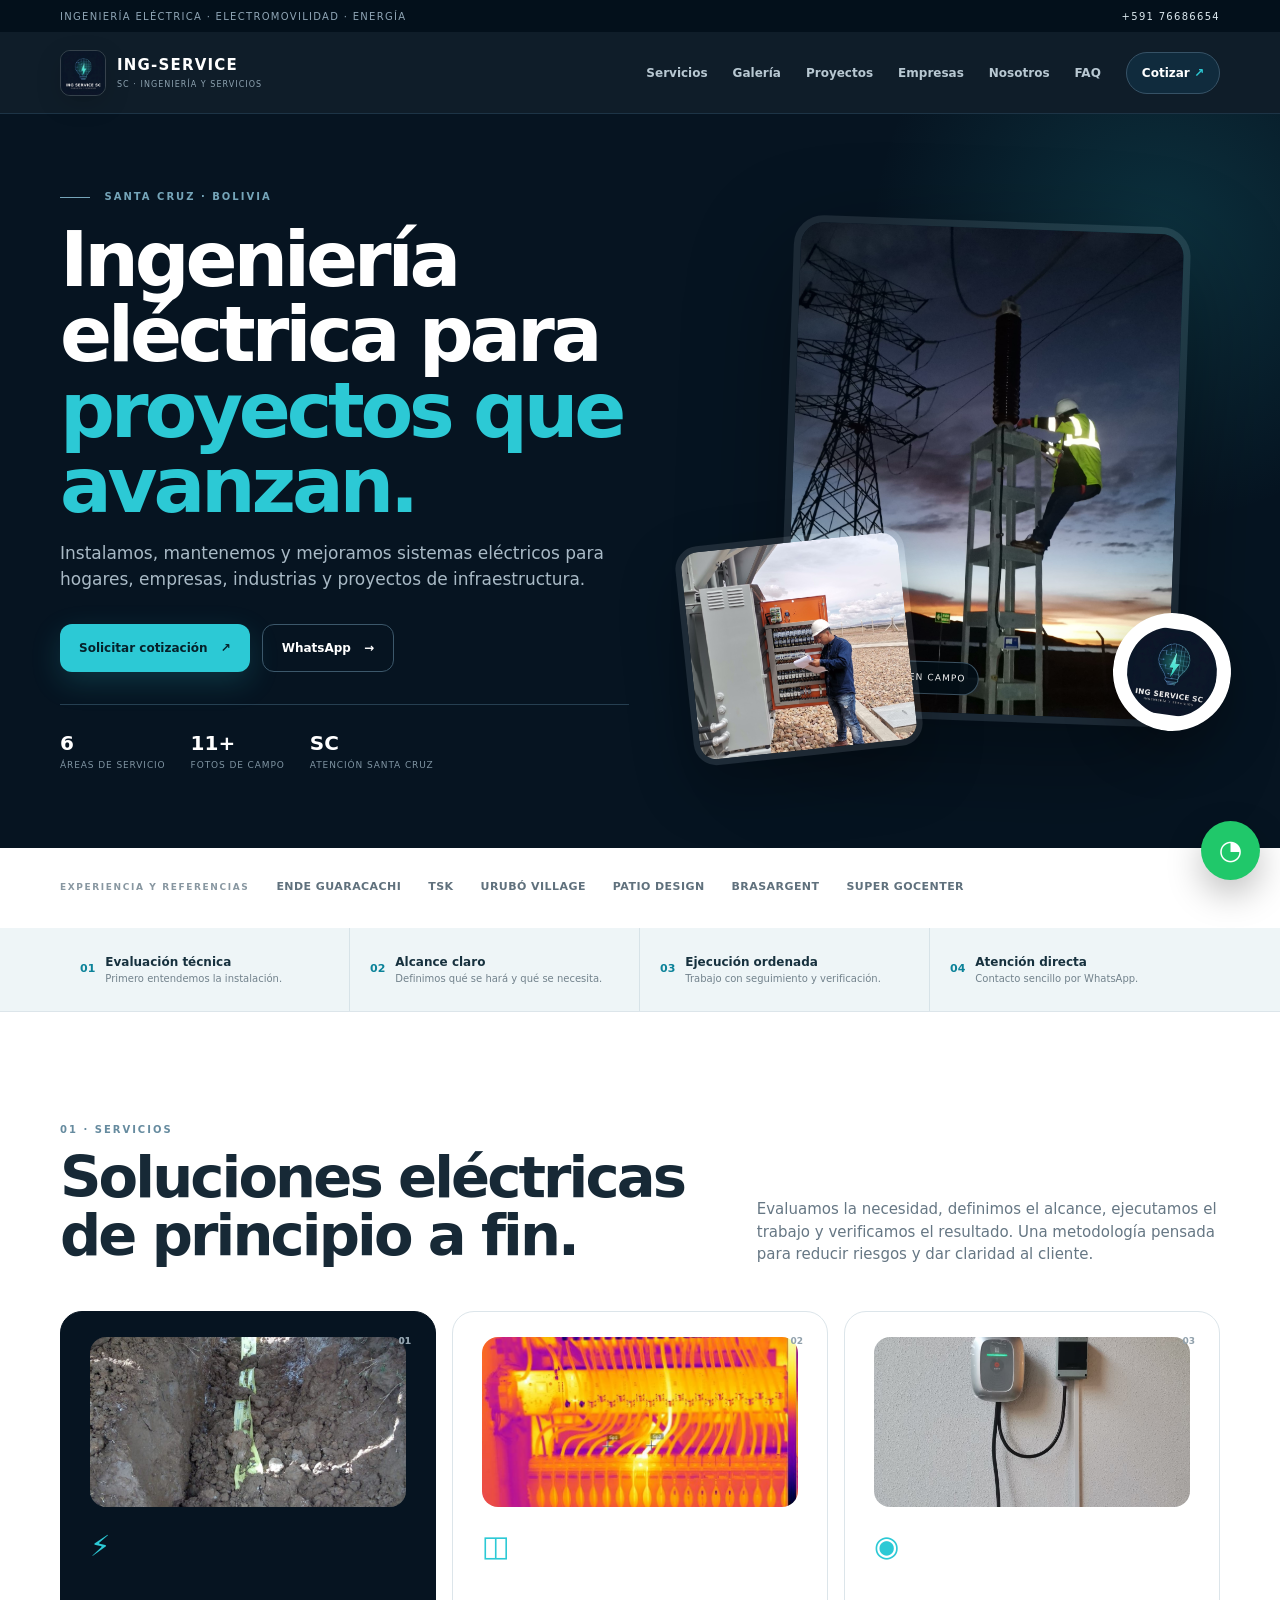
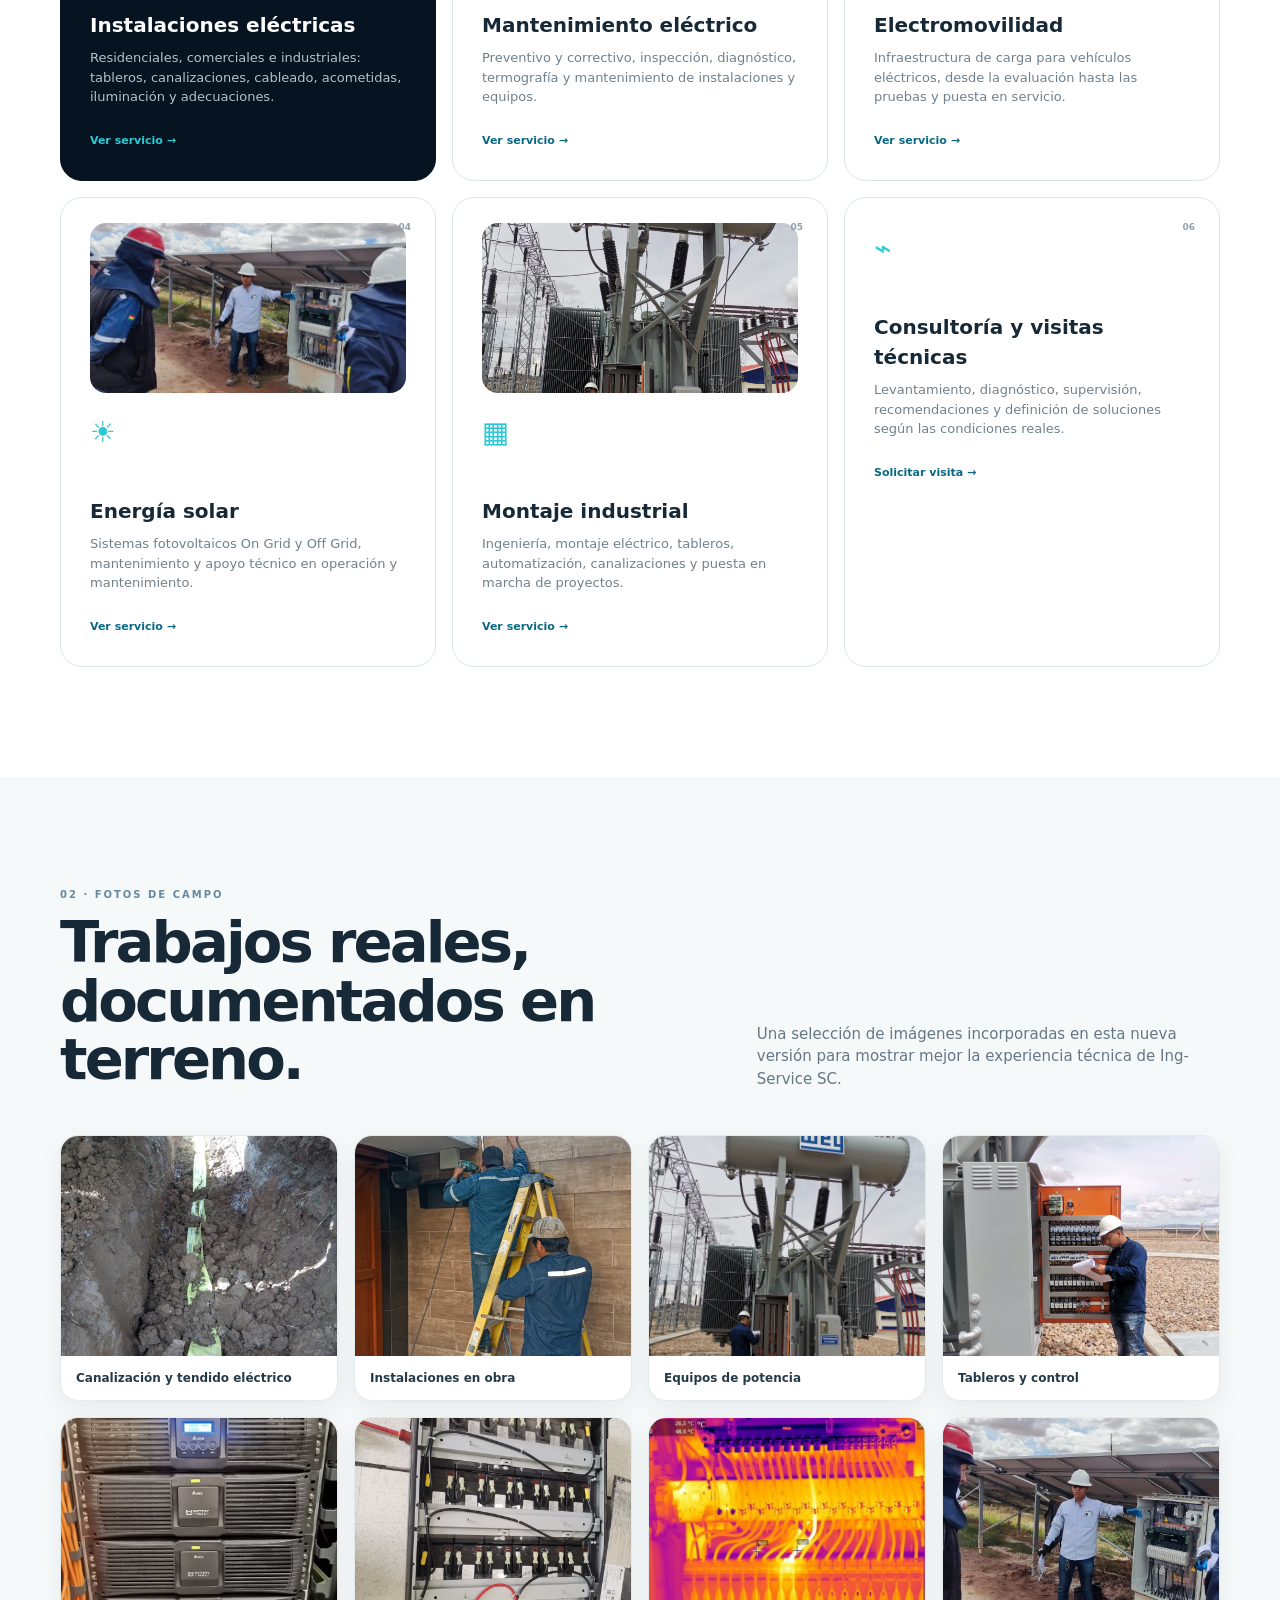
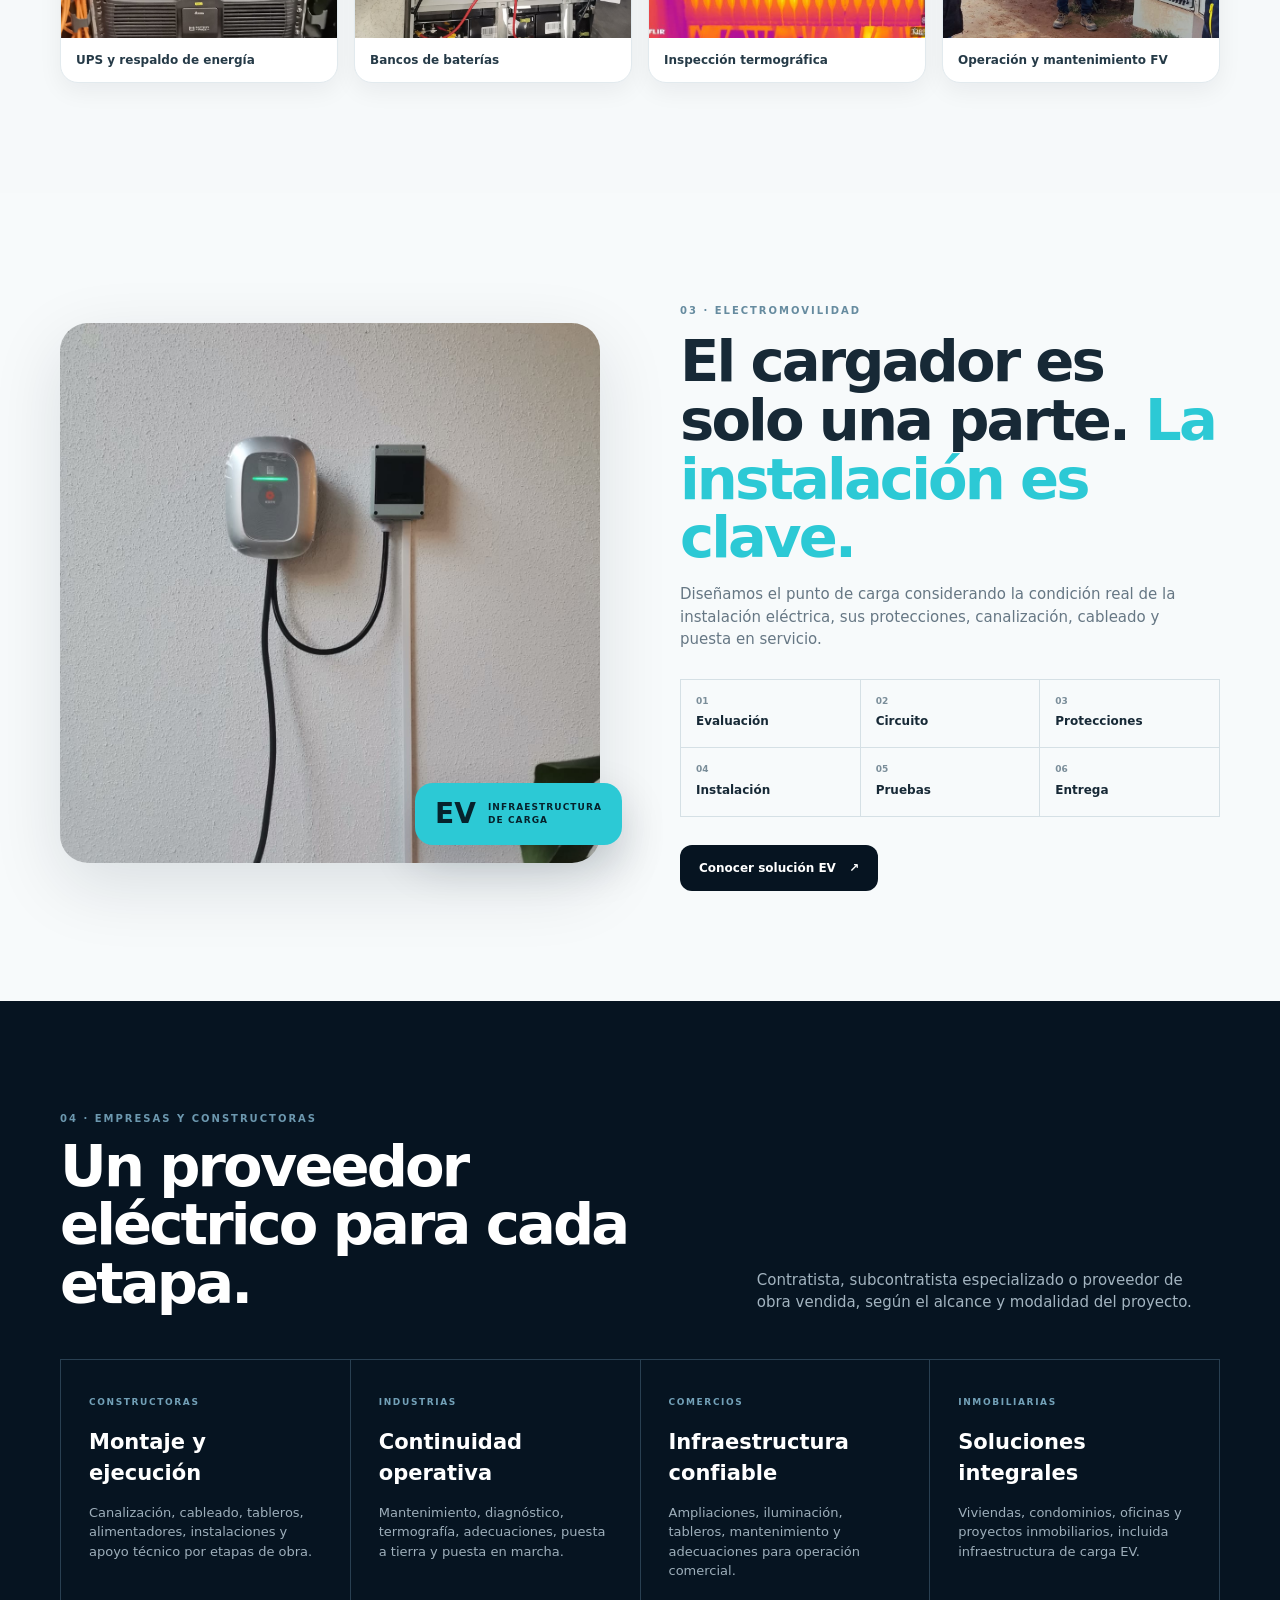
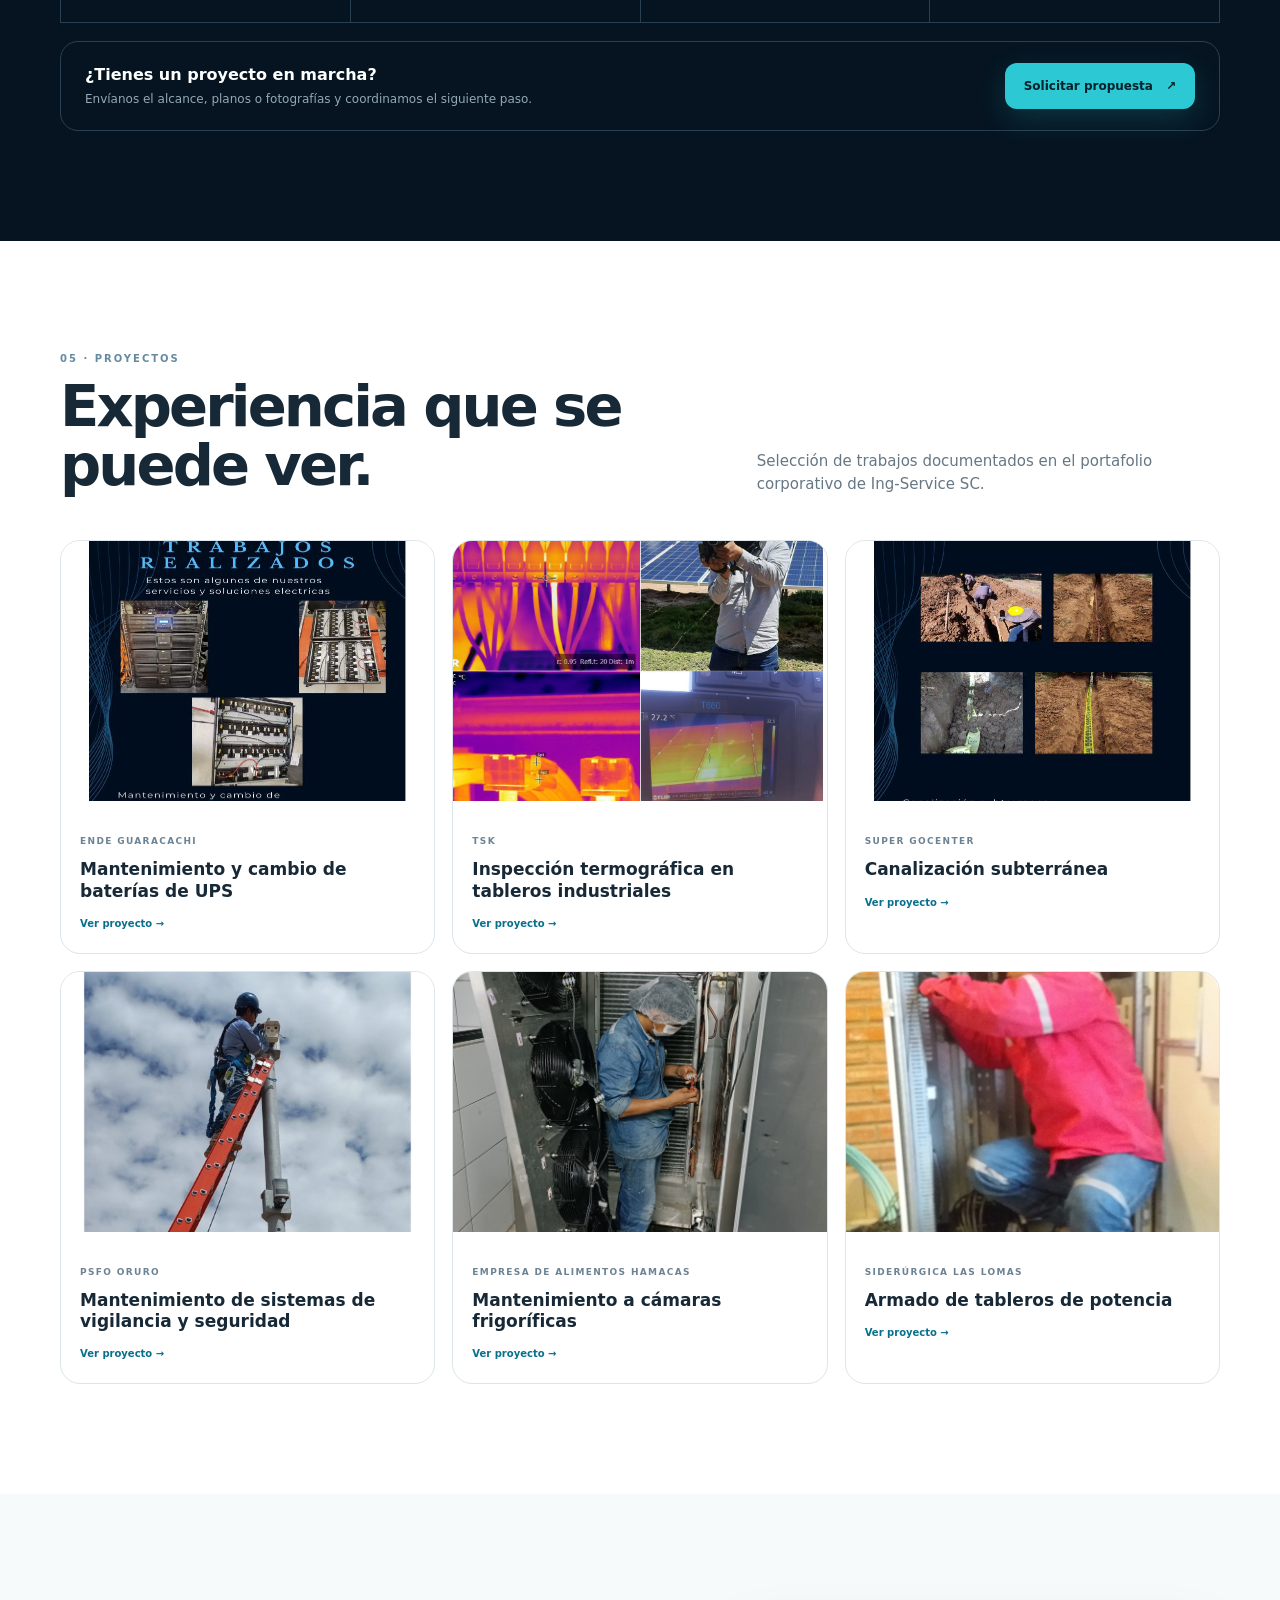
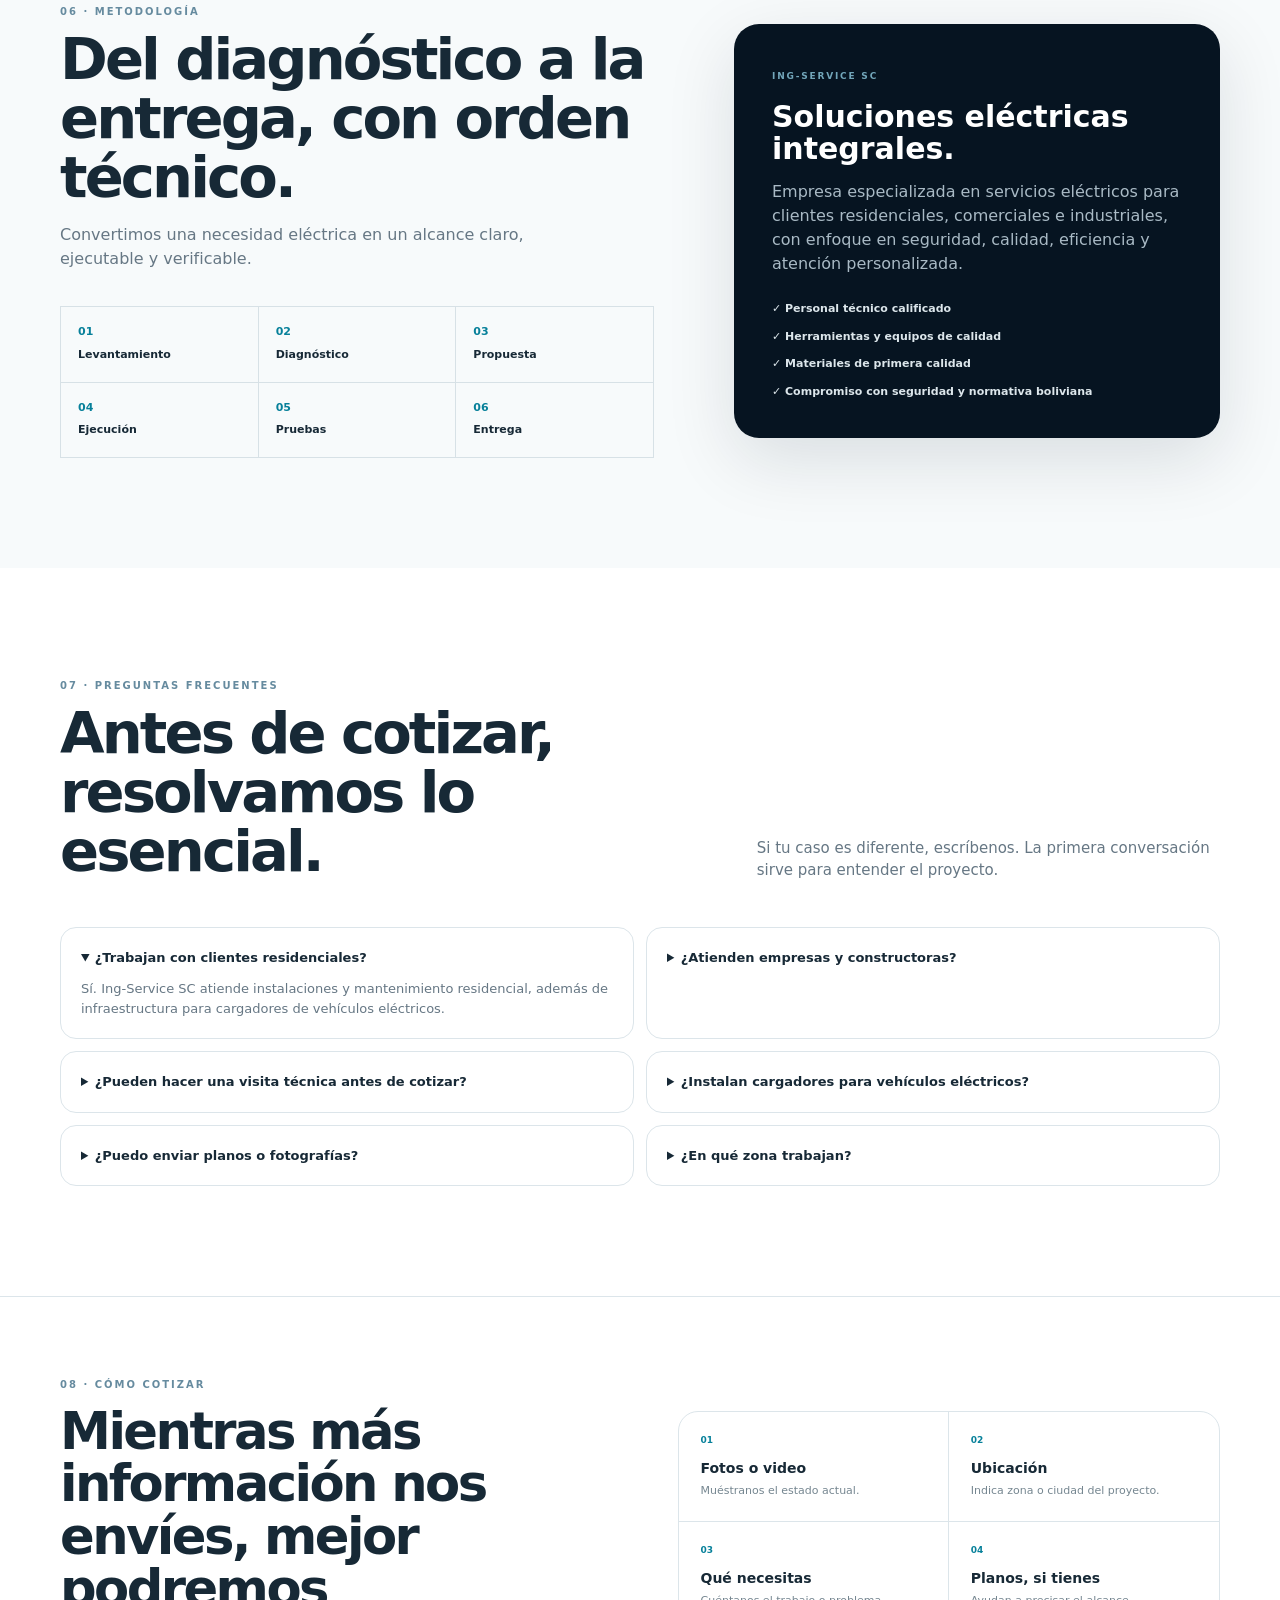
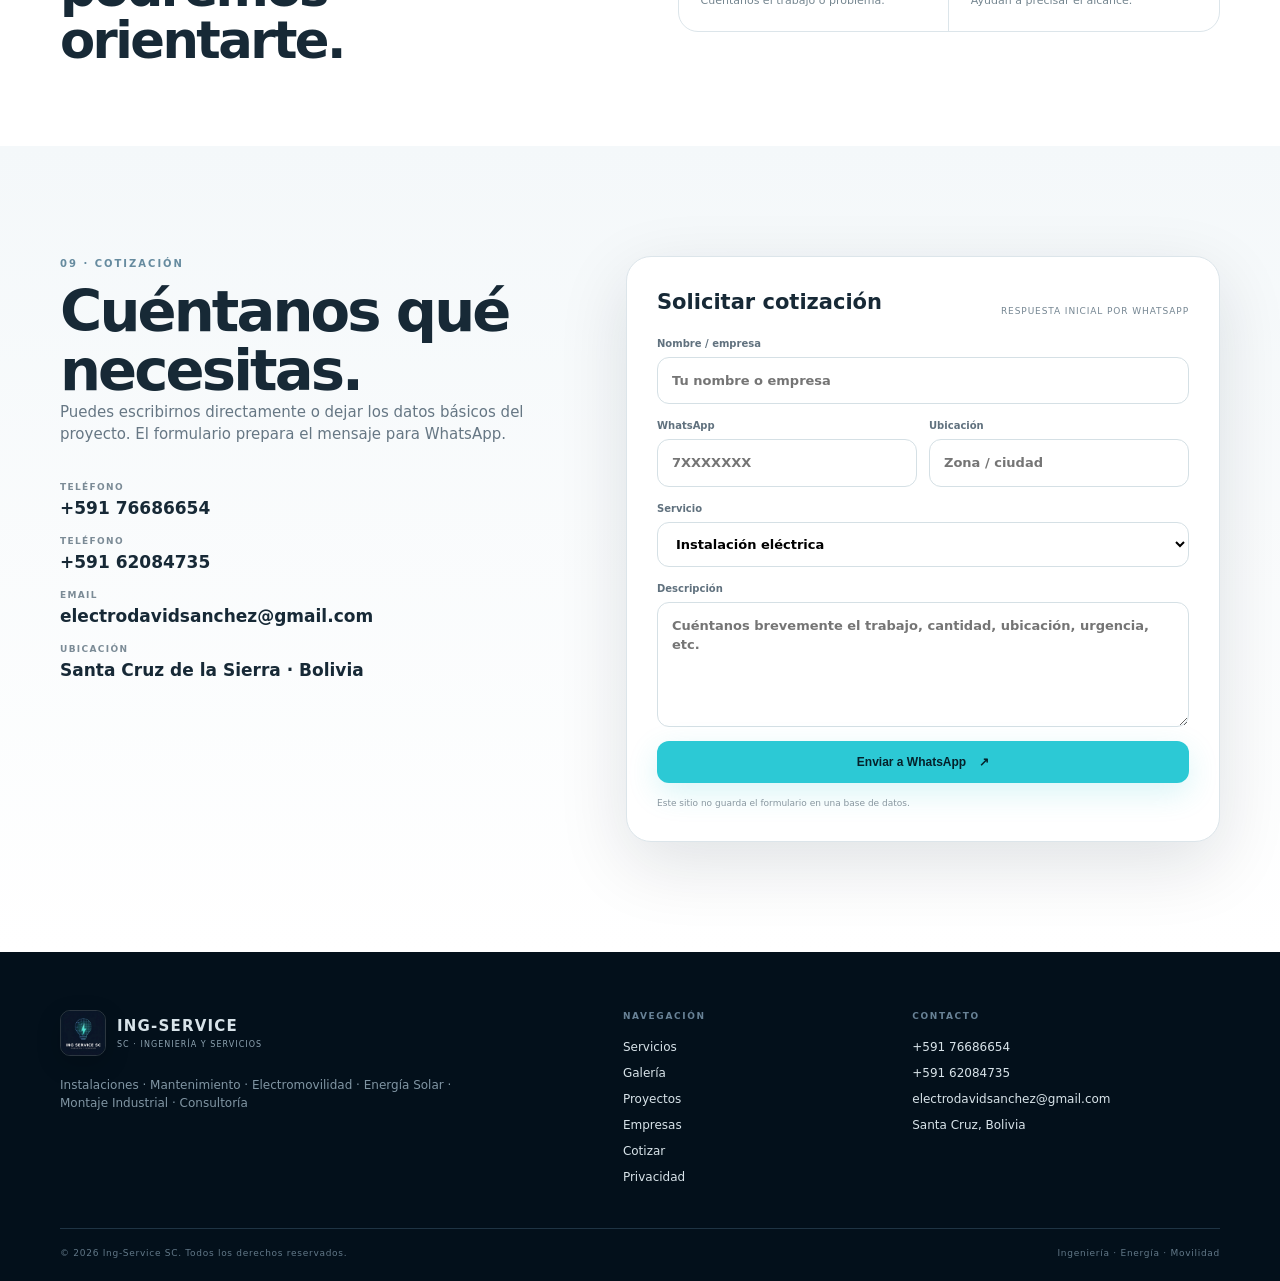
<file: index.html>
<!doctype html>
<html lang="es">
<head>
<meta charset="utf-8"><meta name="viewport" content="width=device-width, initial-scale=1">
<meta name="description" content="Ing-Service SC: ingeniería eléctrica, instalaciones, mantenimiento, electromovilidad, energía solar y proyectos industriales en Santa Cruz, Bolivia.">
<meta name="robots" content="index,follow"><meta name="theme-color" content="#07121f">
<link rel="canonical" href="https://ingservicesc.github.io/Ingservice-web/">
<link rel="icon" href="assets/favicon.png" type="image/png"><link rel="manifest" href="site.webmanifest">
<title>Ing-Service SC | Ingeniería eléctrica y soluciones energéticas</title>
<meta property="og:title" content="Ing-Service SC | Ingeniería eléctrica y soluciones energéticas"><meta property="og:description" content="Instalaciones, mantenimiento, electromovilidad, energía solar y montaje eléctrico en Santa Cruz, Bolivia."><meta property="og:type" content="website"><meta property="og:url" content="https://ingservicesc.github.io/Ingservice-web/"><meta property="og:image" content="https://ingservicesc.github.io/Ingservice-web/assets/trabajo-electrico-alta-tension.jpg"><meta name="twitter:card" content="summary_large_image"><meta name="twitter:title" content="Ing-Service SC | Ingeniería eléctrica y soluciones energéticas"><meta name="twitter:description" content="Soluciones eléctricas para hogares, empresas, industrias y proyectos."><meta name="twitter:image" content="https://ingservicesc.github.io/Ingservice-web/assets/trabajo-electrico-alta-tension.jpg">
</script>
<link rel="stylesheet" href="styles.css">
<!-- Google Analytics 4: pega aquí tu ID de medición cuando creemos la cuenta (G-XXXXXXXXXX). -->
<!-- <script async src="https://www.googletagmanager.com/gtag/js?id=G-XXXXXXXXXX"></script>
<script>
  window.dataLayer = window.dataLayer || [];
  function gtag(){dataLayer.push(arguments);}
  gtag('js', new Date());
  gtag('config', 'G-XXXXXXXXXX');
</script> -->
</head>
<body>
<div class="topline"><div class="container top-inner"><span>INGENIERÍA ELÉCTRICA · ELECTROMOVILIDAD · ENERGÍA</span><a href="tel:+59176686654">+591 76686654</a></div></div>
<header class="site-header" id="top"><div class="container nav-wrap">
<a class="brand" href="#top"><img class="brand-logo" src="assets/logo-ing-service.jpg" alt="Logo Ing-Service SC"><span><strong>ING-SERVICE</strong><small>SC · INGENIERÍA Y SERVICIOS</small></span></a>
<button class="menu-btn" aria-label="Abrir menú" aria-expanded="false">☰</button>
<nav class="nav"><a href="#servicios">Servicios</a><a href="#galeria">Galería</a><a href="#proyectos">Proyectos</a><a href="#empresas">Empresas</a><a href="#nosotros">Nosotros</a><a href="#faq">FAQ</a><a class="nav-cta" href="#contacto">Cotizar <span>↗</span></a></nav>
</div></header>
<main>
<section class="hero"><div class="hero-glow"></div><div class="container hero-grid">
<div class="hero-copy"><div class="eyebrow"><span></span> SANTA CRUZ · BOLIVIA</div><h1>Ingeniería eléctrica para <em>proyectos que avanzan.</em></h1><p>Instalamos, mantenemos y mejoramos sistemas eléctricos para hogares, empresas, industrias y proyectos de infraestructura.</p><div class="hero-actions"><a class="btn btn-primary" href="#contacto">Solicitar cotización <b>↗</b></a><a class="btn btn-outline" href="https://wa.me/59176686654?text=Hola%20Ing-Service%20SC,%20quiero%20solicitar%20una%20cotizaci%C3%B3n." target="_blank" rel="noopener">WhatsApp <b>→</b></a></div><div class="proof-row"><div><strong>6</strong><span>Áreas de servicio</span></div><div><strong>11+</strong><span>Fotos de campo</span></div><div><strong>SC</strong><span>Atención Santa Cruz</span></div></div></div>
<div class="hero-visual"><div class="hero-main"><img src="assets/trabajo-electrico-alta-tension.jpg" alt="Trabajo eléctrico en infraestructura de alta tensión · Ing-Service SC" fetchpriority="high"><div class="hero-tag"><i></i> EXPERIENCIA EN CAMPO</div></div><div class="hero-side"><img src="assets/mantenimiento-02.jpg" alt="Trabajo en tablero eléctrico e infraestructura industrial" loading="lazy"></div><div class="hero-orbit">
  <img src="assets/logo-ing-service.jpg" alt="Logo Ing-Service SC">
</div>
</div></section>
<section class="marquee"><div class="container marquee-inner"><span>EXPERIENCIA Y REFERENCIAS</span><b>ENDE GUARACACHI</b><b>TSK</b><b>URUBÓ VILLAGE</b><b>PATIO DESIGN</b><b>BRASARGENT</b><b>SUPER GOCENTER</b></div></section>
<section class="trust-strip" aria-label="Características del servicio"><div class="container trust-grid"><div><b>01</b><span>Evaluación técnica</span><small>Primero entendemos la instalación.</small></div><div><b>02</b><span>Alcance claro</span><small>Definimos qué se hará y qué se necesita.</small></div><div><b>03</b><span>Ejecución ordenada</span><small>Trabajo con seguimiento y verificación.</small></div><div><b>04</b><span>Atención directa</span><small>Contacto sencillo por WhatsApp.</small></div></div></section>
<section class="section" id="servicios"><div class="container"><div class="section-head"><div><div class="eyebrow">01 · SERVICIOS</div><h2>Soluciones eléctricas de principio a fin.</h2></div><p>Evaluamos la necesidad, definimos el alcance, ejecutamos el trabajo y verificamos el resultado. Una metodología pensada para reducir riesgos y dar claridad al cliente.</p></div>
<div class="service-grid">
<article class="service-card service-feature"><span class="num">01</span><img class="service-photo" src="assets/instalaciones-01.jpg" alt="Canalización eléctrica en obra"><span class="num">01</span><div class="service-icon">⚡</div><h3>Instalaciones eléctricas</h3><p>Residenciales, comerciales e industriales: tableros, canalizaciones, cableado, acometidas, iluminación y adecuaciones.</p><a href="servicios/instalaciones-electricas.html">Ver servicio <b>→</b></a></article>
<article class="service-card"><span class="num">02</span><img class="service-photo" src="assets/termografia-01.jpg" alt="Inspección termográfica de tablero eléctrico"><div class="service-icon">◫</div><h3>Mantenimiento eléctrico</h3><p>Preventivo y correctivo, inspección, diagnóstico, termografía y mantenimiento de instalaciones y equipos.</p><a href="servicios/mantenimiento-electrico.html">Ver servicio <b>→</b></a></article>
<article class="service-card"><span class="num">03</span><img class="service-photo" src="assets/instalacion_de_cargador.jpeg" alt="Infraestructura de carga para vehículos eléctricos"><div class="service-icon">◉</div><h3>Electromovilidad</h3><p>Infraestructura de carga para vehículos eléctricos, desde la evaluación hasta las pruebas y puesta en servicio.</p><a href="servicios/electromovilidad.html">Ver servicio <b>→</b></a></article>
<article class="service-card"><span class="num">04</span><img class="service-photo" src="assets/solar-01.jpg" alt="Equipo técnico en planta solar fotovoltaica"><div class="service-icon">☀</div><h3>Energía solar</h3><p>Sistemas fotovoltaicos On Grid y Off Grid, mantenimiento y apoyo técnico en operación y mantenimiento.</p><a href="servicios/energia-solar.html">Ver servicio <b>→</b></a></article>
<article class="service-card"><span class="num">05</span><img class="service-photo" src="assets/mantenimiento-01.jpg" alt="Infraestructura de potencia y montaje industrial"><div class="service-icon">▦</div><h3>Montaje industrial</h3><p>Ingeniería, montaje eléctrico, tableros, automatización, canalizaciones y puesta en marcha de proyectos.</p><a href="servicios/montaje-industrial.html">Ver servicio <b>→</b></a></article>
<article class="service-card"><span class="num">06</span><div class="service-icon">⌁</div><h3>Consultoría y visitas técnicas</h3><p>Levantamiento, diagnóstico, supervisión, recomendaciones y definición de soluciones según las condiciones reales.</p><a href="#contacto">Solicitar visita <b>→</b></a></article>
</div></div></section>

<section class="field-gallery section" id="galeria">
<div class="container">
<div class="section-head"><div><div class="eyebrow">02 · FOTOS DE CAMPO</div><h2>Trabajos reales, documentados en terreno.</h2></div>
<p>Una selección de imágenes incorporadas en esta nueva versión para mostrar mejor la experiencia técnica de Ing-Service SC.</p></div>
<div class="gallery-grid">
<figure><img src="assets/instalaciones-01.jpg" alt="Canalización eléctrica subterránea" loading="lazy"><figcaption>Canalización y tendido eléctrico</figcaption></figure>
<figure><img src="assets/instalaciones-02.png" alt="Instalación de canalización eléctrica" loading="lazy"><figcaption>Instalaciones en obra</figcaption></figure>
<figure><img src="assets/mantenimiento-01.jpg" alt="Transformador de potencia en subestación" loading="lazy"><figcaption>Equipos de potencia</figcaption></figure>
<figure><img src="assets/mantenimiento-02.jpg" alt="Tablero de control eléctrico industrial" loading="lazy"><figcaption>Tableros y control</figcaption></figure>
<figure><img src="assets/mantenimiento-03.jpg" alt="Sistema UPS Delta" loading="lazy"><figcaption>UPS y respaldo de energía</figcaption></figure>
<figure><img src="assets/mantenimiento-04.jpg" alt="Banco de baterías" loading="lazy"><figcaption>Bancos de baterías</figcaption></figure>
<figure><img src="assets/termografia-01.jpg" alt="Termografía de tablero eléctrico" loading="lazy"><figcaption>Inspección termográfica</figcaption></figure>
<figure><img src="assets/solar-01.jpg" alt="Equipo técnico en planta solar fotovoltaica" loading="lazy"><figcaption>Operación y mantenimiento FV</figcaption></figure>
</div></div></section>
<section class="ev-section" id="electromovilidad"><div class="container ev-grid"><div class="image-frame"><img src="assets/instalacion_de_cargador.jpeg" alt="Infraestructura de carga para vehículos eléctricos" loading="lazy"><div class="floating-note"><strong>EV</strong><span>Infraestructura<br>de carga</span></div></div><div><div class="eyebrow">03 · ELECTROMOVILIDAD</div><h2>El cargador es solo una parte. <em>La instalación es clave.</em></h2><p class="lead">Diseñamos el punto de carga considerando la condición real de la instalación eléctrica, sus protecciones, canalización, cableado y puesta en servicio.</p><div class="process-grid"><div><b>01</b><span>Evaluación</span></div><div><b>02</b><span>Circuito</span></div><div><b>03</b><span>Protecciones</span></div><div><b>04</b><span>Instalación</span></div><div><b>05</b><span>Pruebas</span></div><div><b>06</b><span>Entrega</span></div></div><a class="btn btn-dark" href="servicios/electromovilidad.html">Conocer solución EV <b>↗</b></a></div></div></section>
<section class="dark-section" id="empresas"><div class="container"><div class="section-head light"><div><div class="eyebrow">04 · EMPRESAS Y CONSTRUCTORAS</div><h2>Un proveedor eléctrico para cada etapa.</h2></div><p>Contratista, subcontratista especializado o proveedor de obra vendida, según el alcance y modalidad del proyecto.</p></div><div class="business-grid"><div><span>CONSTRUCTORAS</span><h3>Montaje y ejecución</h3><p>Canalización, cableado, tableros, alimentadores, instalaciones y apoyo técnico por etapas de obra.</p></div><div><span>INDUSTRIAS</span><h3>Continuidad operativa</h3><p>Mantenimiento, diagnóstico, termografía, adecuaciones, puesta a tierra y puesta en marcha.</p></div><div><span>COMERCIOS</span><h3>Infraestructura confiable</h3><p>Ampliaciones, iluminación, tableros, mantenimiento y adecuaciones para operación comercial.</p></div><div><span>INMOBILIARIAS</span><h3>Soluciones integrales</h3><p>Viviendas, condominios, oficinas y proyectos inmobiliarios, incluida infraestructura de carga EV.</p></div></div><div class="cta-band"><div><strong>¿Tienes un proyecto en marcha?</strong><span>Envíanos el alcance, planos o fotografías y coordinamos el siguiente paso.</span></div><a class="btn btn-primary" href="#contacto">Solicitar propuesta <b>↗</b></a></div></div></section>
<section class="section" id="proyectos"><div class="container"><div class="section-head"><div><div class="eyebrow">05 · PROYECTOS</div><h2>Experiencia que se puede ver.</h2></div><p>Selección de trabajos documentados en el portafolio corporativo de Ing-Service SC.</p></div><div class="project-grid">
<a class="project" href="proyectos/ende-guaracachi.html"><img src="assets/port-06.jpg" alt="Mantenimiento de UPS en ENDE Guaracachi" loading="lazy"><div><span>ENDE GUARACACHI</span><h3>Mantenimiento y cambio de baterías de UPS</h3><small>Ver proyecto →</small></div></a>
<a class="project" href="proyectos/tsk-termografia.html"><img src="assets/termografia-collage.jpg" alt="Termografía en tableros industriales para TSK" loading="lazy"><div><span>TSK</span><h3>Inspección termográfica en tableros industriales</h3><small>Ver proyecto →</small></div></a>
<a class="project" href="proyectos/super-gocenter.html"><img src="assets/port-12.jpg" alt="Canalización subterránea en Super GoCenter" loading="lazy"><div><span>SUPER GOCENTER</span><h3>Canalización subterránea</h3><small>Ver proyecto →</small></div></a>
<a class="project" href="proyectos/psfo-oruro.html"><img src="assets/mantenimiento-cctv.png" alt="Mantenimiento de sistemas de vigilancia y seguridad en PSFO Oruro" loading="lazy"><div><span>PSFO ORURO</span><h3>Mantenimiento de sistemas de vigilancia y seguridad</h3><small>Ver proyecto →</small></div></a>
<a class="project" href="proyectos/hamacas.html"><img src="assets/camara-frigorifica-1.jpg" alt="Mantenimiento de cámaras frigoríficas" loading="lazy"><div><span>EMPRESA DE ALIMENTOS HAMACAS</span><h3>Mantenimiento a cámaras frigoríficas</h3><small>Ver proyecto →</small></div></a>
<a class="project" href="proyectos/siderurgica.html"><img src="assets/tablero-de-potencia-las-lomas.jpg" alt="Armado de tableros de potencia" loading="lazy"><div><span>SIDERÚRGICA LAS LOMAS</span><h3>Armado de tableros de potencia</h3><small>Ver proyecto →</small></div></a>
</div></div></section>
<section class="method-section" id="nosotros"><div class="container method-grid"><div><div class="eyebrow">06 · METODOLOGÍA</div><h2>Del diagnóstico a la entrega, con orden técnico.</h2><p>Convertimos una necesidad eléctrica en un alcance claro, ejecutable y verificable.</p><div class="mini-stats"><div><b>01</b><span>Levantamiento</span></div><div><b>02</b><span>Diagnóstico</span></div><div><b>03</b><span>Propuesta</span></div><div><b>04</b><span>Ejecución</span></div><div><b>05</b><span>Pruebas</span></div><div><b>06</b><span>Entrega</span></div></div></div><div class="about-card"><span>ING-SERVICE SC</span><h3>Soluciones eléctricas integrales.</h3><p>Empresa especializada en servicios eléctricos para clientes residenciales, comerciales e industriales, con enfoque en seguridad, calidad, eficiencia y atención personalizada.</p><div class="about-points"><b>✓ Personal técnico calificado</b><b>✓ Herramientas y equipos de calidad</b><b>✓ Materiales de primera calidad</b><b>✓ Compromiso con seguridad y normativa boliviana</b></div></div></div></section>
<section class="faq-section" id="faq"><div class="container"><div class="section-head"><div><div class="eyebrow">07 · PREGUNTAS FRECUENTES</div><h2>Antes de cotizar, resolvamos lo esencial.</h2></div><p>Si tu caso es diferente, escríbenos. La primera conversación sirve para entender el proyecto.</p></div><div class="faq-grid"><details open><summary>¿Trabajan con clientes residenciales?</summary><p>Sí. Ing-Service SC atiende instalaciones y mantenimiento residencial, además de infraestructura para cargadores de vehículos eléctricos.</p></details><details><summary>¿Atienden empresas y constructoras?</summary><p>Sí. La oferta contempla instalaciones, mantenimiento, montaje, canalización, cableado, tableros, diagnóstico y apoyo técnico según el alcance.</p></details><details><summary>¿Pueden hacer una visita técnica antes de cotizar?</summary><p>Sí. La visita permite levantar información, revisar condiciones existentes y definir un alcance técnico antes de presentar una propuesta.</p></details><details><summary>¿Instalan cargadores para vehículos eléctricos?</summary><p>Sí. El proceso contempla evaluación, circuito, protecciones, canalización, cableado, instalación, pruebas y puesta en servicio.</p></details><details><summary>¿Puedo enviar planos o fotografías?</summary><p>Sí. Puedes enviarlos por WhatsApp para que podamos entender mejor el proyecto antes de coordinar la siguiente etapa.</p></details><details><summary>¿En qué zona trabajan?</summary><p>La web está enfocada en Santa Cruz de la Sierra, Bolivia. Para otros proyectos, consulta disponibilidad.</p></details></div></div></section>
<section class="quote-guide"><div class="container quote-guide-grid"><div><div class="eyebrow">08 · CÓMO COTIZAR</div><h2>Mientras más información nos envíes, mejor podremos orientarte.</h2></div><div class="quote-steps"><div><b>01</b><strong>Fotos o video</strong><span>Muéstranos el estado actual.</span></div><div><b>02</b><strong>Ubicación</strong><span>Indica zona o ciudad del proyecto.</span></div><div><b>03</b><strong>Qué necesitas</strong><span>Cuéntanos el trabajo o problema.</span></div><div><b>04</b><strong>Planos, si tienes</strong><span>Ayudan a precisar el alcance.</span></div></div></div></section>
<section class="contact-section" id="contacto"><div class="container contact-grid"><div><div class="eyebrow">09 · COTIZACIÓN</div><h2>Cuéntanos qué necesitas.</h2><p class="lead">Puedes escribirnos directamente o dejar los datos básicos del proyecto. El formulario prepara el mensaje para WhatsApp.</p><div class="contact-list"><a href="tel:+59176686654"><span>Teléfono</span>+591 76686654</a><a href="tel:+59162084735"><span>Teléfono</span>+591 62084735</a><a href="mailto:electrodavidsanchez@gmail.com"><span>Email</span>electrodavidsanchez@gmail.com</a><div><span>Ubicación</span>Santa Cruz de la Sierra · Bolivia</div></div></div><form id="quoteForm" class="quote-form"><div class="form-title"><strong>Solicitar cotización</strong><span>Respuesta inicial por WhatsApp</span></div><label>Nombre / empresa<input name="name" required placeholder="Tu nombre o empresa"></label><div class="two-col"><label>WhatsApp<input name="phone" required placeholder="7XXXXXXX"></label><label>Ubicación<input name="location" placeholder="Zona / ciudad"></label></div><label>Servicio<select name="service"><option>Instalación eléctrica</option><option>Mantenimiento eléctrico</option><option>Cargador para vehículo eléctrico</option><option>Sistema fotovoltaico</option><option>Montaje / proyecto industrial</option><option>Consultoría / visita técnica</option></select></label><label>Descripción<textarea name="message" rows="5" placeholder="Cuéntanos brevemente el trabajo, cantidad, ubicación, urgencia, etc."></textarea></label><button class="btn btn-primary" type="submit">Enviar a WhatsApp <b>↗</b></button><small>Este sitio no guarda el formulario en una base de datos.</small></form></div></section>
</main>
<footer class="footer"><div class="container footer-grid"><div><a class="brand" href="#top"><img class="brand-logo" src="assets/logo-ing-service.jpg" alt="Logo Ing-Service SC"><span><strong>ING-SERVICE</strong><small>SC · INGENIERÍA Y SERVICIOS</small></span></a><p>Instalaciones · Mantenimiento · Electromovilidad · Energía Solar · Montaje Industrial · Consultoría</p></div><div><span class="footer-label">NAVEGACIÓN</span><a href="#servicios">Servicios</a><a href="#galeria">Galería</a><a href="#proyectos">Proyectos</a><a href="#empresas">Empresas</a><a href="#contacto">Cotizar</a><a href="privacidad.html">Privacidad</a></div><div><span class="footer-label">CONTACTO</span><a href="tel:+59176686654">+591 76686654</a><a href="tel:+59162084735">+591 62084735</a><a href="mailto:electrodavidsanchez@gmail.com">electrodavidsanchez@gmail.com</a><span>Santa Cruz, Bolivia</span></div></div><div class="container footer-bottom"><span>© 2026 Ing-Service SC. Todos los derechos reservados.</span><span>Ingeniería · Energía · Movilidad</span></div></footer>
<a class="wa-float" href="https://wa.me/59176686654?text=Hola%20Ing-Service%20SC,%20quiero%20cotizar%20un%20servicio." target="_blank" rel="noopener" aria-label="Contactar por WhatsApp">◔</a>
<script src="script.js"></script>
</body></html>
</file>
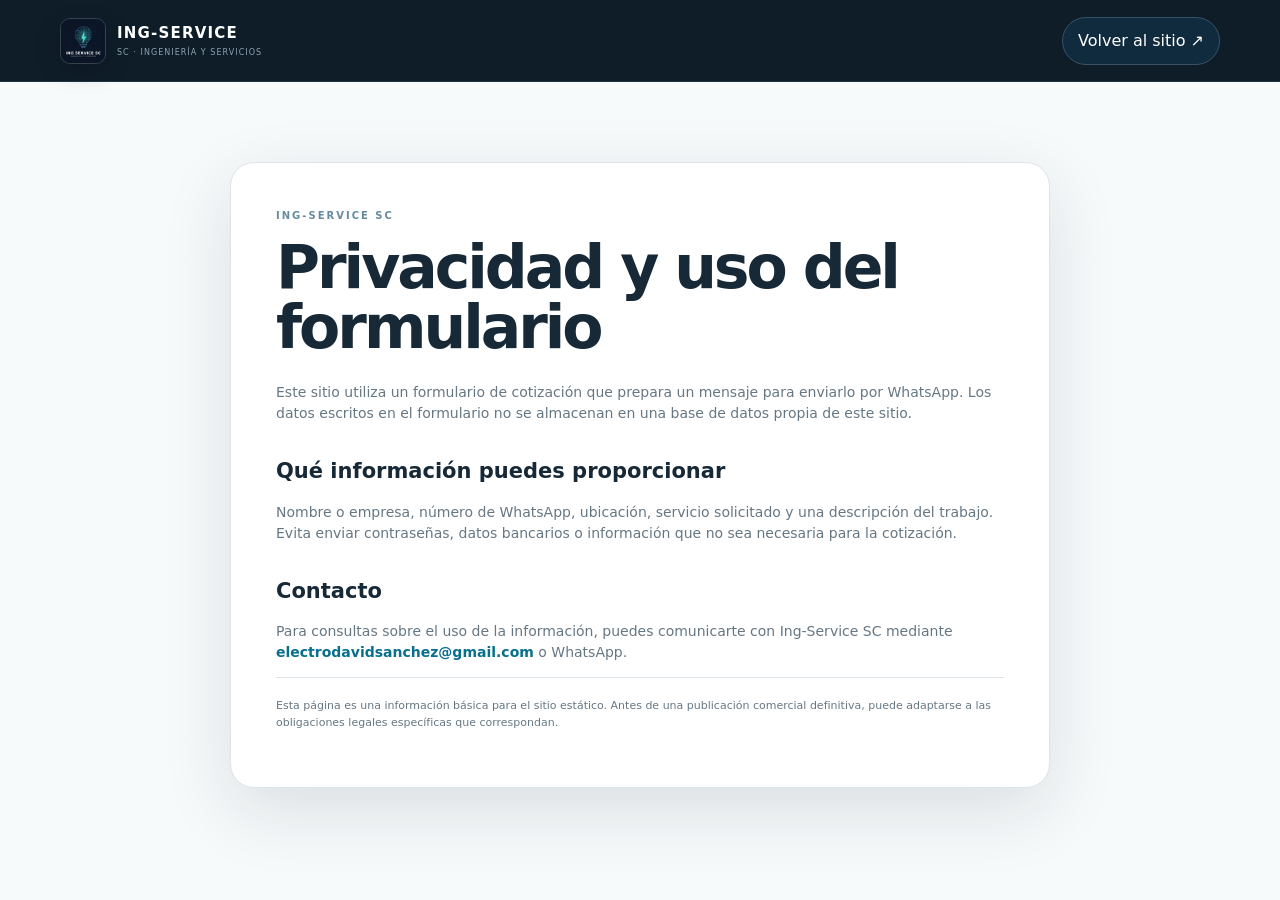
<file: privacidad.html>
<!doctype html>
<html lang="es"><head><meta charset="utf-8"><meta name="viewport" content="width=device-width, initial-scale=1"><meta name="robots" content="noindex,follow"><title>Privacidad | Ing-Service SC</title><link rel="icon" href="assets/favicon.png" type="image/png"><link rel="stylesheet" href="styles.css"></head>
<body><header class="site-header"><div class="container nav-wrap"><a class="brand" href="index.html"><img class="brand-logo" src="assets/logo-ing-service.jpg" alt="Logo Ing-Service SC"><span><strong>ING-SERVICE</strong><small>SC · INGENIERÍA Y SERVICIOS</small></span></a><a class="nav-cta" href="index.html">Volver al sitio ↗</a></div></header><main class="legal-page"><div class="container legal-card"><div class="eyebrow">ING-SERVICE SC</div><h1>Privacidad y uso del formulario</h1><p>Este sitio utiliza un formulario de cotización que prepara un mensaje para enviarlo por WhatsApp. Los datos escritos en el formulario no se almacenan en una base de datos propia de este sitio.</p><h2>Qué información puedes proporcionar</h2><p>Nombre o empresa, número de WhatsApp, ubicación, servicio solicitado y una descripción del trabajo. Evita enviar contraseñas, datos bancarios o información que no sea necesaria para la cotización.</p><h2>Contacto</h2><p>Para consultas sobre el uso de la información, puedes comunicarte con Ing-Service SC mediante <a href="mailto:electrodavidsanchez@gmail.com">electrodavidsanchez@gmail.com</a> o WhatsApp.</p><p class="legal-note">Esta página es una información básica para el sitio estático. Antes de una publicación comercial definitiva, puede adaptarse a las obligaciones legales específicas que correspondan.</p></div></main></body></html>
</file>
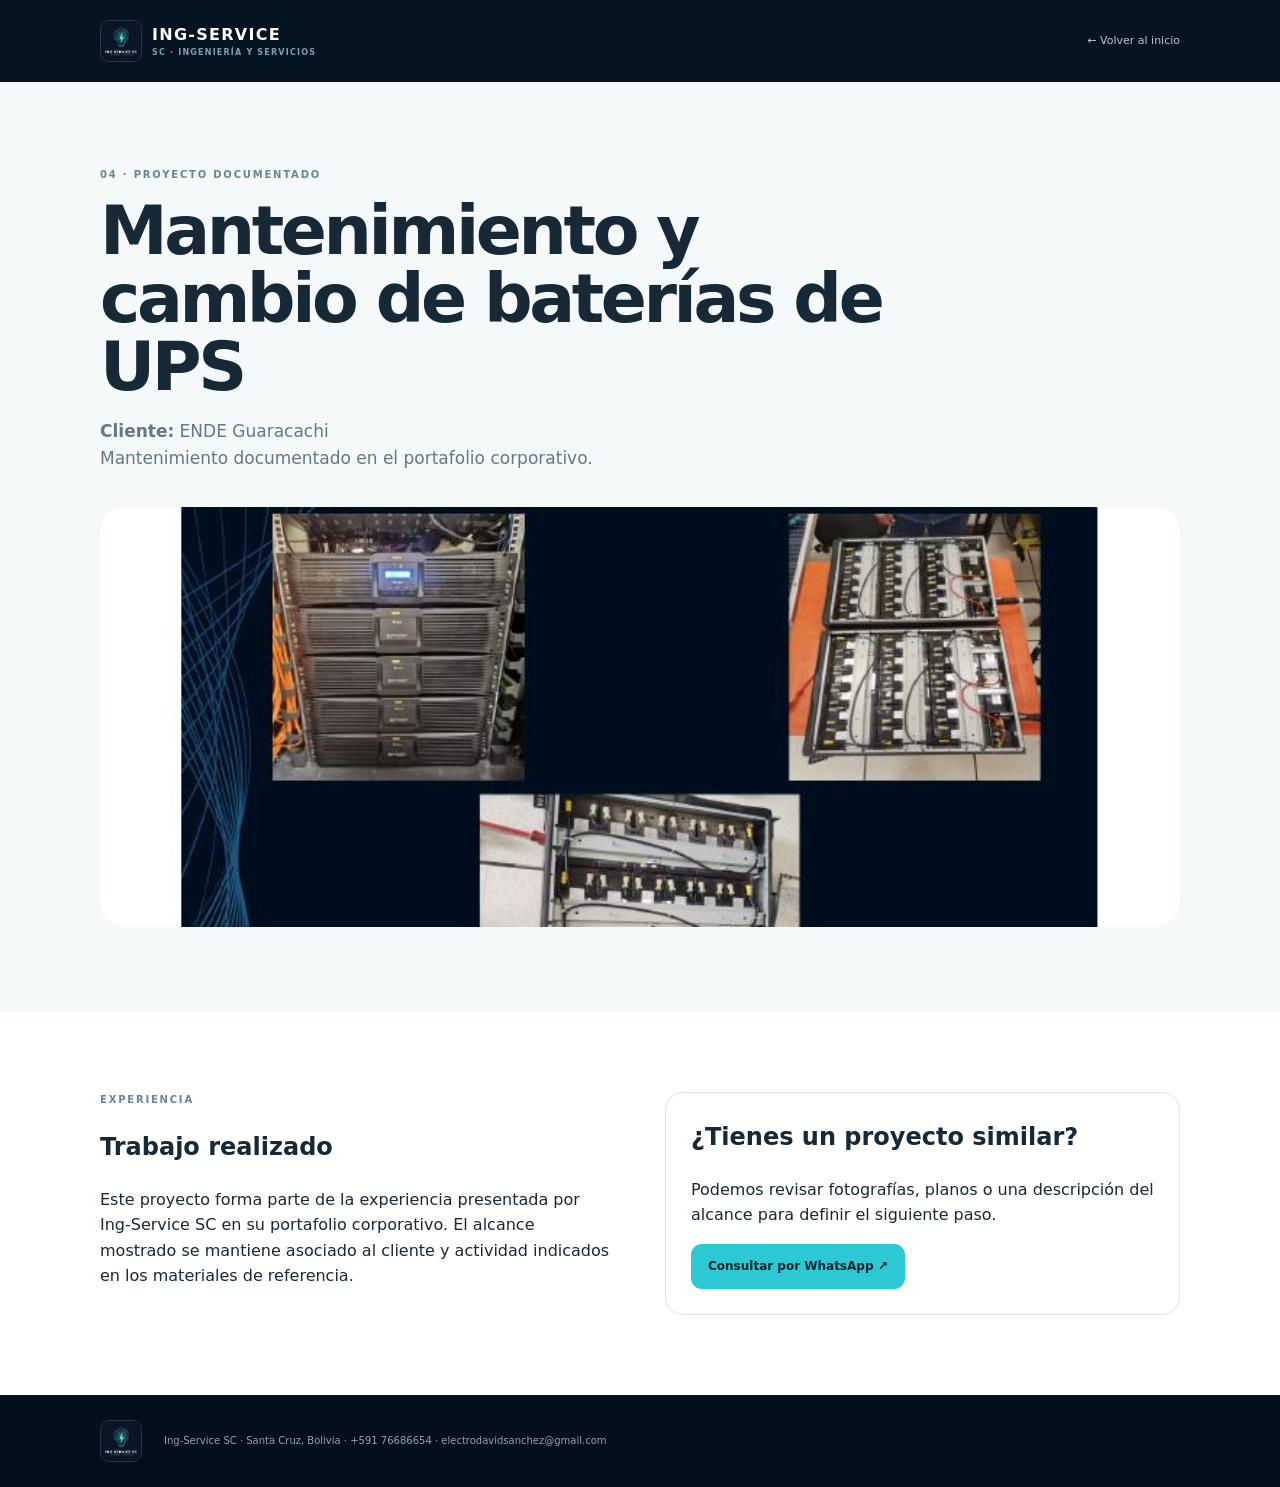
<file: proyectos/ende-guaracachi.html>
<!doctype html><html lang="es"><head><meta charset="utf-8"><meta name="viewport" content="width=device-width,initial-scale=1"><meta name="description" content="Mantenimiento y cambio de baterías de UPS · ENDE Guaracachi · Ing-Service SC."><meta name="robots" content="index,follow"><title>Mantenimiento y cambio de baterías de UPS | ENDE Guaracachi | Ing-Service SC</title><link rel="stylesheet" href="../subpage.css"></head><body><header class="bar"><div class="container bar-inner"><a class="logo" href="../"><img class="sub-logo-img" src="../assets/logo-ing-service.jpg" alt="Logo Ing-Service SC"><span>ING-SERVICE <small>SC · INGENIERÍA Y SERVICIOS</small></span></a><a class="back" href="../">← Volver al inicio</a></div></header><main><section class="hero"><div class="container"><div class="eyebrow">04 · PROYECTO DOCUMENTADO</div><h1>Mantenimiento y cambio de baterías de UPS</h1><p><b>Cliente:</b> ENDE Guaracachi<br>Mantenimiento documentado en el portafolio corporativo.</p><div class="hero-img"><img src="../assets/port-06.jpg" alt="Mantenimiento y cambio de baterías de UPS - ENDE Guaracachi"></div></div></section><section class="content"><div class="container grid"><div><div class="eyebrow">EXPERIENCIA</div><h2>Trabajo realizado</h2><p>Este proyecto forma parte de la experiencia presentada por Ing-Service SC en su portafolio corporativo. El alcance mostrado se mantiene asociado al cliente y actividad indicados en los materiales de referencia.</p></div><div class="card"><h2>¿Tienes un proyecto similar?</h2><p>Podemos revisar fotografías, planos o una descripción del alcance para definir el siguiente paso.</p><a class="btn" href="https://wa.me/59176686654?text=Hola%20Ing-Service%20SC,%20quiero%20consultar%20por%20un%20proyecto%20similar%20a%20ENDE%20Guaracachi." target="_blank">Consultar por WhatsApp ↗</a></div></div></section></main><footer class="footer"><div class="container footer-brand"><img class="sub-logo-img" src="../assets/logo-ing-service.jpg" alt="Logo Ing-Service SC"><div>Ing-Service SC · Santa Cruz, Bolivia · +591 76686654 · electrodavidsanchez@gmail.com</div></div></footer></body></html>
</file>
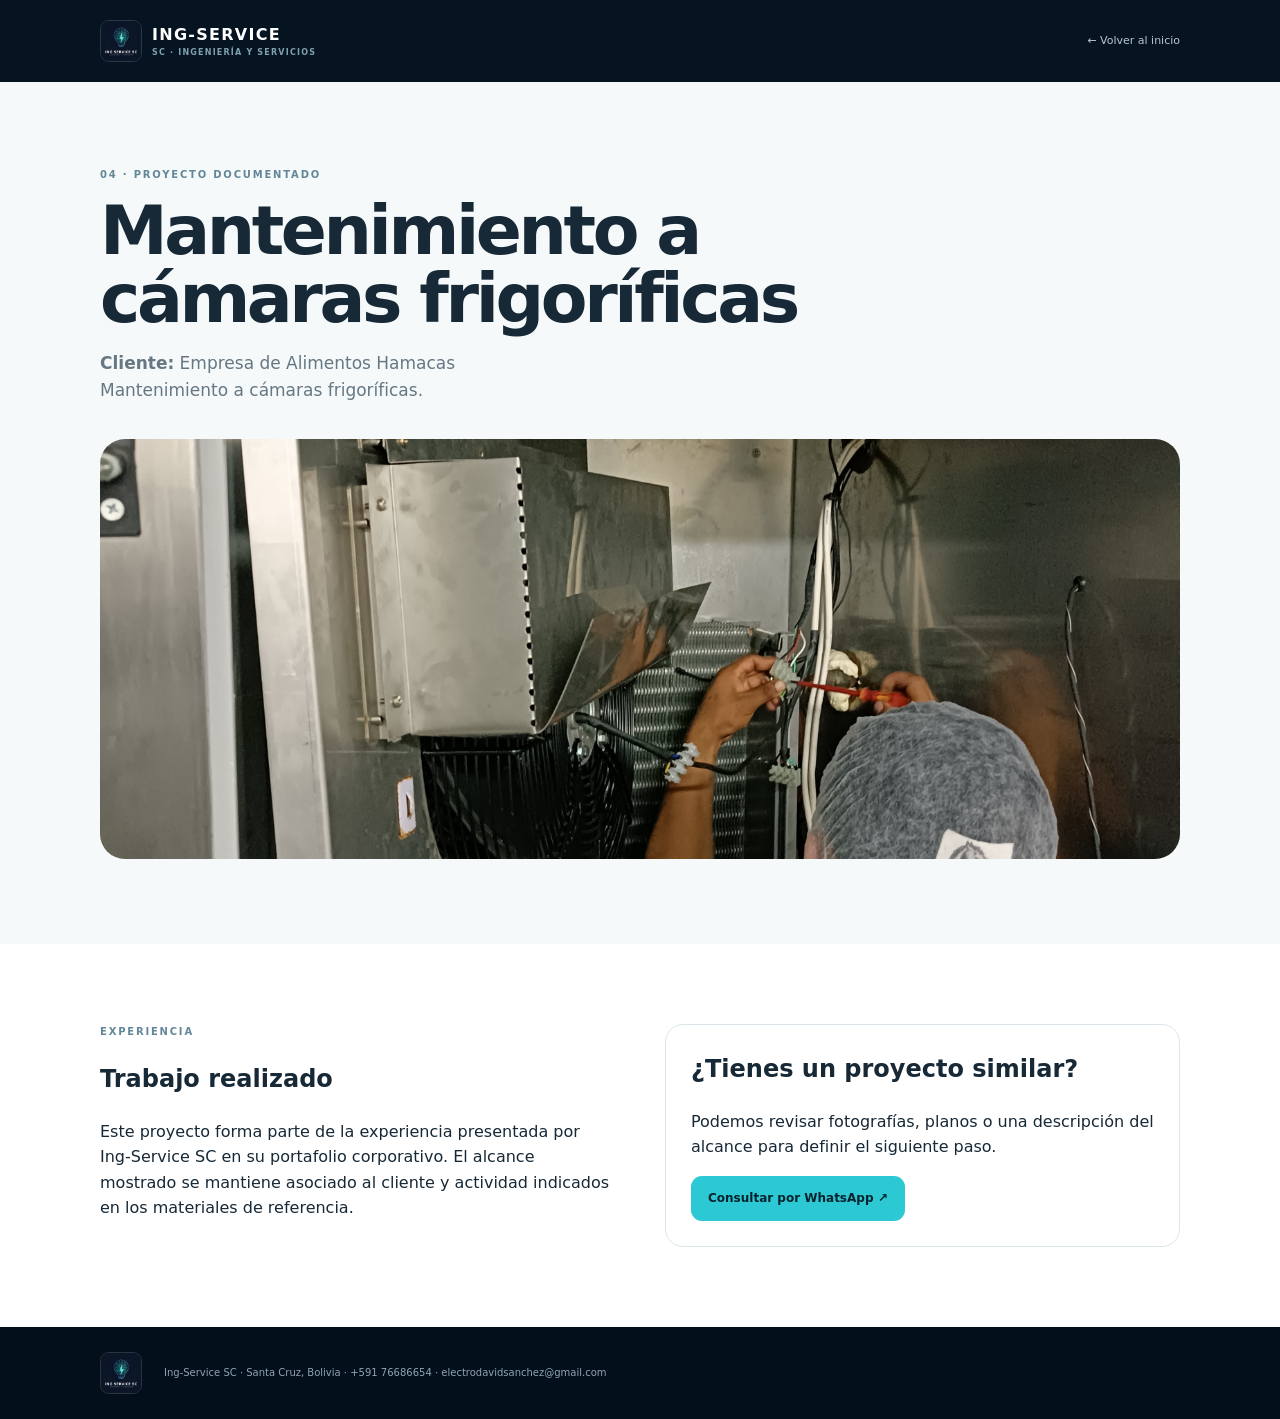
<file: proyectos/hamacas.html>
<!doctype html><html lang="es"><head><meta charset="utf-8"><meta name="viewport" content="width=device-width,initial-scale=1"><meta name="description" content="Mantenimiento a cámaras frigoríficas · Empresa de Alimentos Hamacas · Ing-Service SC."><meta name="robots" content="index,follow"><title>Mantenimiento a cámaras frigoríficas | Empresa de Alimentos Hamacas | Ing-Service SC</title><link rel="stylesheet" href="../subpage.css"></head><body><header class="bar"><div class="container bar-inner"><a class="logo" href="../"><img class="sub-logo-img" src="../assets/logo-ing-service.jpg" alt="Logo Ing-Service SC"><span>ING-SERVICE <small>SC · INGENIERÍA Y SERVICIOS</small></span></a><a class="back" href="../">← Volver al inicio</a></div></header><main><section class="hero"><div class="container"><div class="eyebrow">04 · PROYECTO DOCUMENTADO</div><h1>Mantenimiento a cámaras frigoríficas</h1><p><b>Cliente:</b> Empresa de Alimentos Hamacas<br>Mantenimiento a cámaras frigoríficas.</p><div class="hero-img"><img src="../assets/camara-frigorifica-2.jpg" alt="Mantenimiento a cámaras frigoríficas - Empresa de Alimentos Hamacas"></div></div></section><section class="content"><div class="container grid"><div><div class="eyebrow">EXPERIENCIA</div><h2>Trabajo realizado</h2><p>Este proyecto forma parte de la experiencia presentada por Ing-Service SC en su portafolio corporativo. El alcance mostrado se mantiene asociado al cliente y actividad indicados en los materiales de referencia.</p></div><div class="card"><h2>¿Tienes un proyecto similar?</h2><p>Podemos revisar fotografías, planos o una descripción del alcance para definir el siguiente paso.</p><a class="btn" href="https://wa.me/59176686654?text=Hola%20Ing-Service%20SC,%20quiero%20consultar%20por%20un%20proyecto%20similar%20a%20Empresa%20de%20Alimentos%20Hamacas." target="_blank">Consultar por WhatsApp ↗</a></div></div></section></main><footer class="footer"><div class="container footer-brand"><img class="sub-logo-img" src="../assets/logo-ing-service.jpg" alt="Logo Ing-Service SC"><div>Ing-Service SC · Santa Cruz, Bolivia · +591 76686654 · electrodavidsanchez@gmail.com</div></div></footer></body></html>
</file>
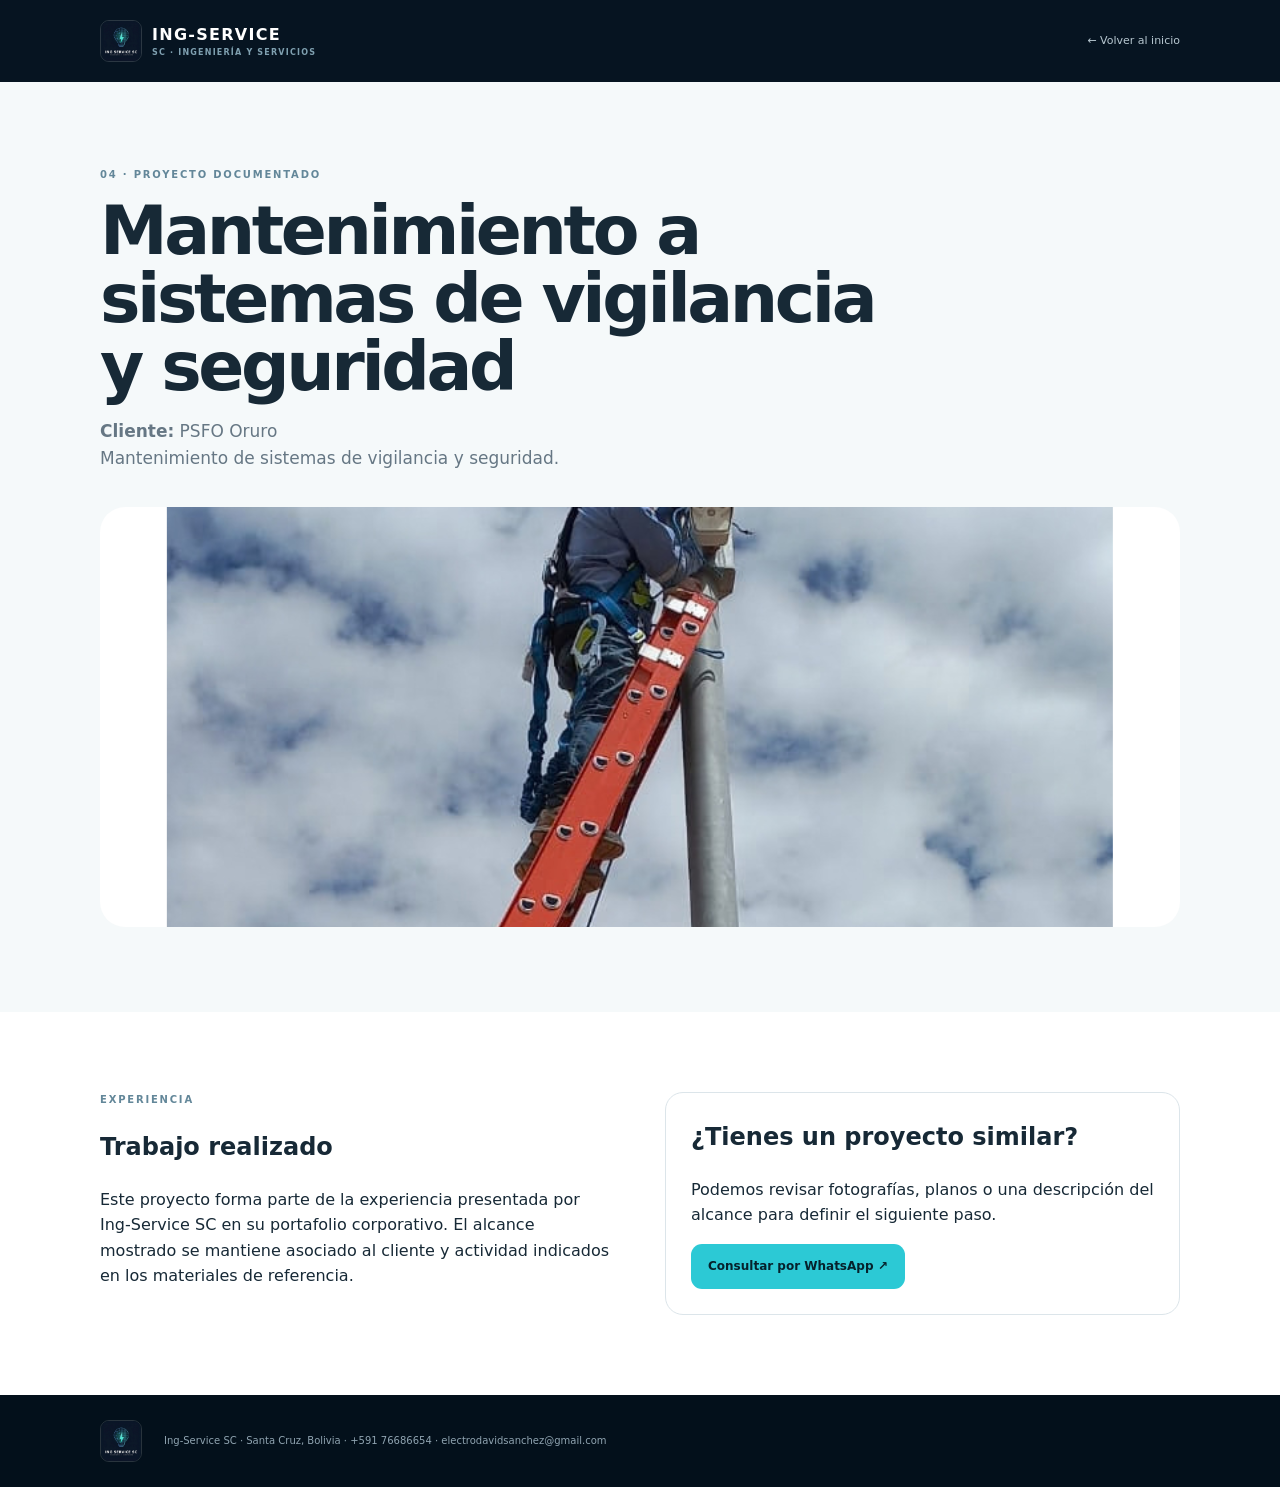
<file: proyectos/psfo-oruro.html>
<!doctype html><html lang="es"><head><meta charset="utf-8"><meta name="viewport" content="width=device-width,initial-scale=1"><meta name="description" content="Mantenimiento a sistemas de vigilancia y seguridad · PSFO Oruro · Ing-Service SC."><meta name="robots" content="index,follow"><title>Mantenimiento a sistemas de vigilancia y seguridad | PSFO Oruro | Ing-Service SC</title><link rel="stylesheet" href="../subpage.css"></head><body><header class="bar"><div class="container bar-inner"><a class="logo" href="../"><img class="sub-logo-img" src="../assets/logo-ing-service.jpg" alt="Logo Ing-Service SC"><span>ING-SERVICE <small>SC · INGENIERÍA Y SERVICIOS</small></span></a><a class="back" href="../">← Volver al inicio</a></div></header><main><section class="hero"><div class="container"><div class="eyebrow">04 · PROYECTO DOCUMENTADO</div><h1>Mantenimiento a sistemas de vigilancia y seguridad</h1><p><b>Cliente:</b> PSFO Oruro<br>Mantenimiento de sistemas de vigilancia y seguridad.</p><div class="hero-img"><img src="../assets/mantenimiento-cctv.png" alt="Mantenimiento a sistemas de vigilancia y seguridad - PSFO Oruro"></div></div></section><section class="content"><div class="container grid"><div><div class="eyebrow">EXPERIENCIA</div><h2>Trabajo realizado</h2><p>Este proyecto forma parte de la experiencia presentada por Ing-Service SC en su portafolio corporativo. El alcance mostrado se mantiene asociado al cliente y actividad indicados en los materiales de referencia.</p></div><div class="card"><h2>¿Tienes un proyecto similar?</h2><p>Podemos revisar fotografías, planos o una descripción del alcance para definir el siguiente paso.</p><a class="btn" href="https://wa.me/59176686654?text=Hola%20Ing-Service%20SC,%20quiero%20consultar%20por%20un%20proyecto%20similar%20a%20PSFO%20Oruro." target="_blank">Consultar por WhatsApp ↗</a></div></div></section></main><footer class="footer"><div class="container footer-brand"><img class="sub-logo-img" src="../assets/logo-ing-service.jpg" alt="Logo Ing-Service SC"><div>Ing-Service SC · Santa Cruz, Bolivia · +591 76686654 · electrodavidsanchez@gmail.com</div></div></footer></body></html>
</file>
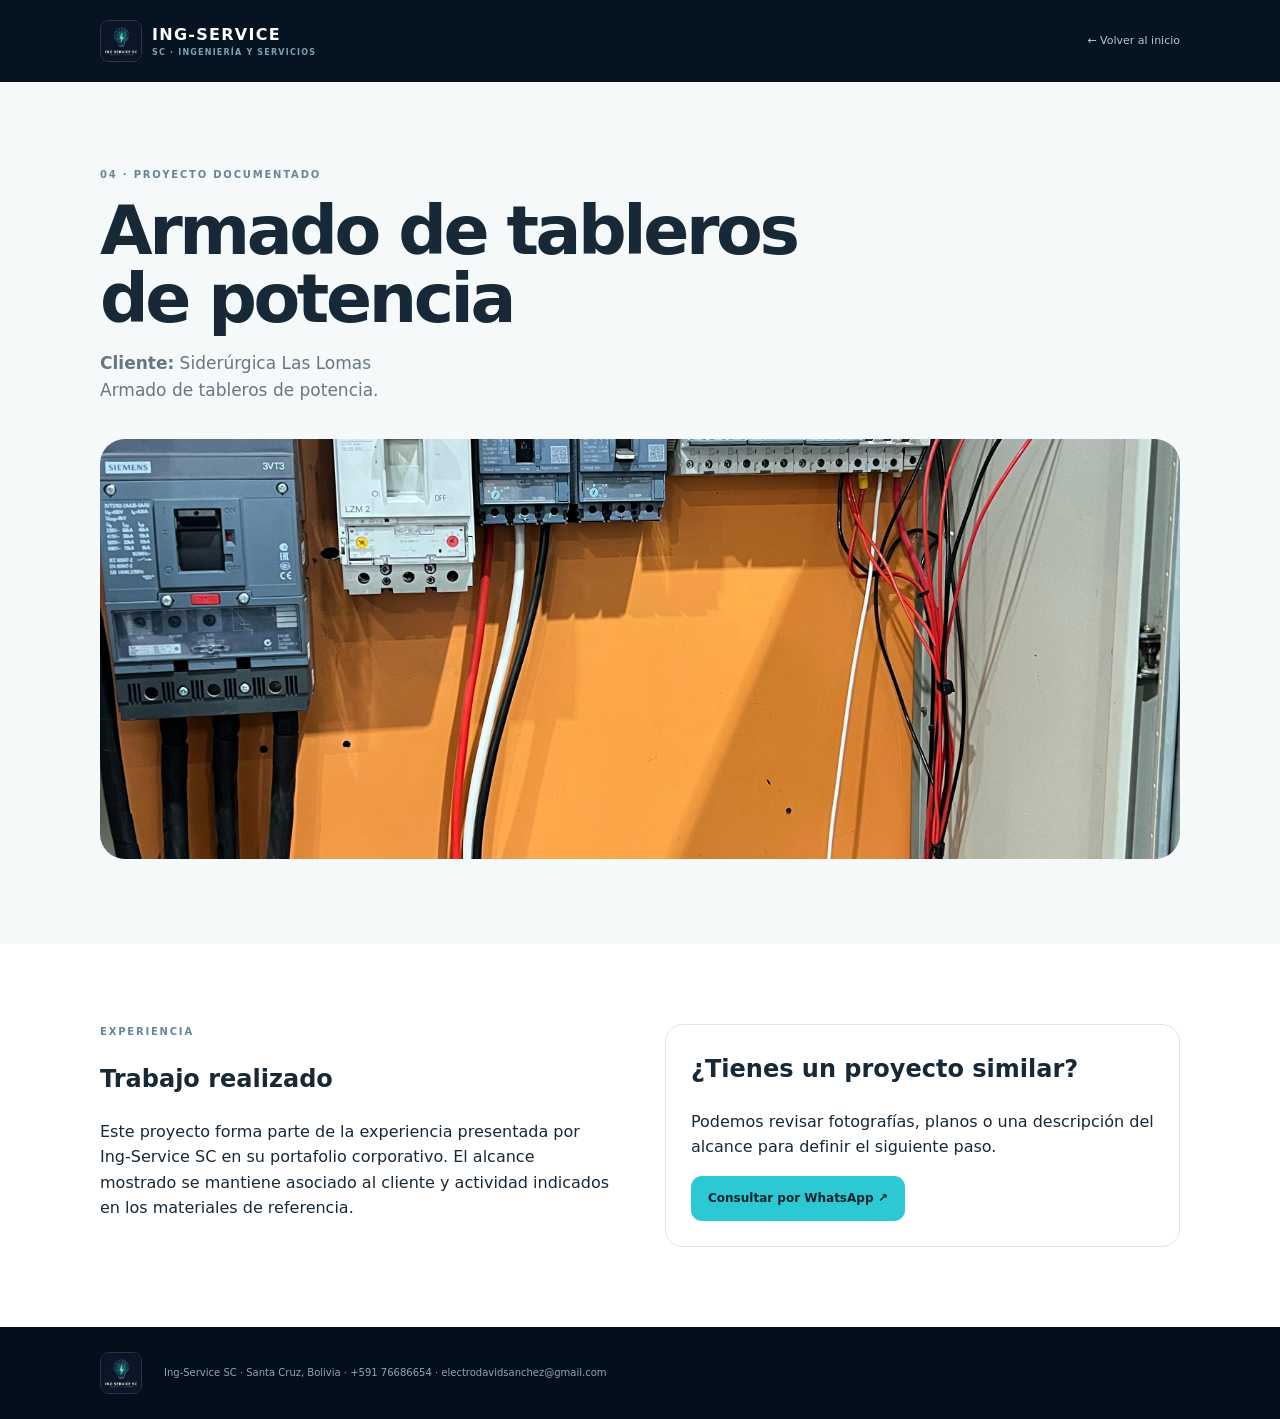
<file: proyectos/siderurgica.html>
<!doctype html><html lang="es"><head><meta charset="utf-8"><meta name="viewport" content="width=device-width,initial-scale=1"><meta name="description" content="Armado de tableros de potencia · Siderúrgica Las Lomas · Ing-Service SC."><meta name="robots" content="index,follow"><title>Armado de tableros de potencia | Siderúrgica Las Lomas | Ing-Service SC</title><link rel="stylesheet" href="../subpage.css"></head><body><header class="bar"><div class="container bar-inner"><a class="logo" href="../"><img class="sub-logo-img" src="../assets/logo-ing-service.jpg" alt="Logo Ing-Service SC"><span>ING-SERVICE <small>SC · INGENIERÍA Y SERVICIOS</small></span></a><a class="back" href="../">← Volver al inicio</a></div></header><main><section class="hero"><div class="container"><div class="eyebrow">04 · PROYECTO DOCUMENTADO</div><h1>Armado de tableros de potencia</h1><p><b>Cliente:</b> Siderúrgica Las Lomas<br>Armado de tableros de potencia.</p><div class="hero-img"><img src="../assets/tablero-las-lomas.jpg" alt="Armado de tableros de potencia - Siderúrgica Las Lomas"></div></div></section><section class="content"><div class="container grid"><div><div class="eyebrow">EXPERIENCIA</div><h2>Trabajo realizado</h2><p>Este proyecto forma parte de la experiencia presentada por Ing-Service SC en su portafolio corporativo. El alcance mostrado se mantiene asociado al cliente y actividad indicados en los materiales de referencia.</p></div><div class="card"><h2>¿Tienes un proyecto similar?</h2><p>Podemos revisar fotografías, planos o una descripción del alcance para definir el siguiente paso.</p><a class="btn" href="https://wa.me/59176686654?text=Hola%20Ing-Service%20SC,%20quiero%20consultar%20por%20un%20proyecto%20similar%20a%20Siderúrgica%20Las%20Lomas." target="_blank">Consultar por WhatsApp ↗</a></div></div></section></main><footer class="footer"><div class="container footer-brand"><img class="sub-logo-img" src="../assets/logo-ing-service.jpg" alt="Logo Ing-Service SC"><div>Ing-Service SC · Santa Cruz, Bolivia · +591 76686654 · electrodavidsanchez@gmail.com</div></div></footer></body></html>
</file>
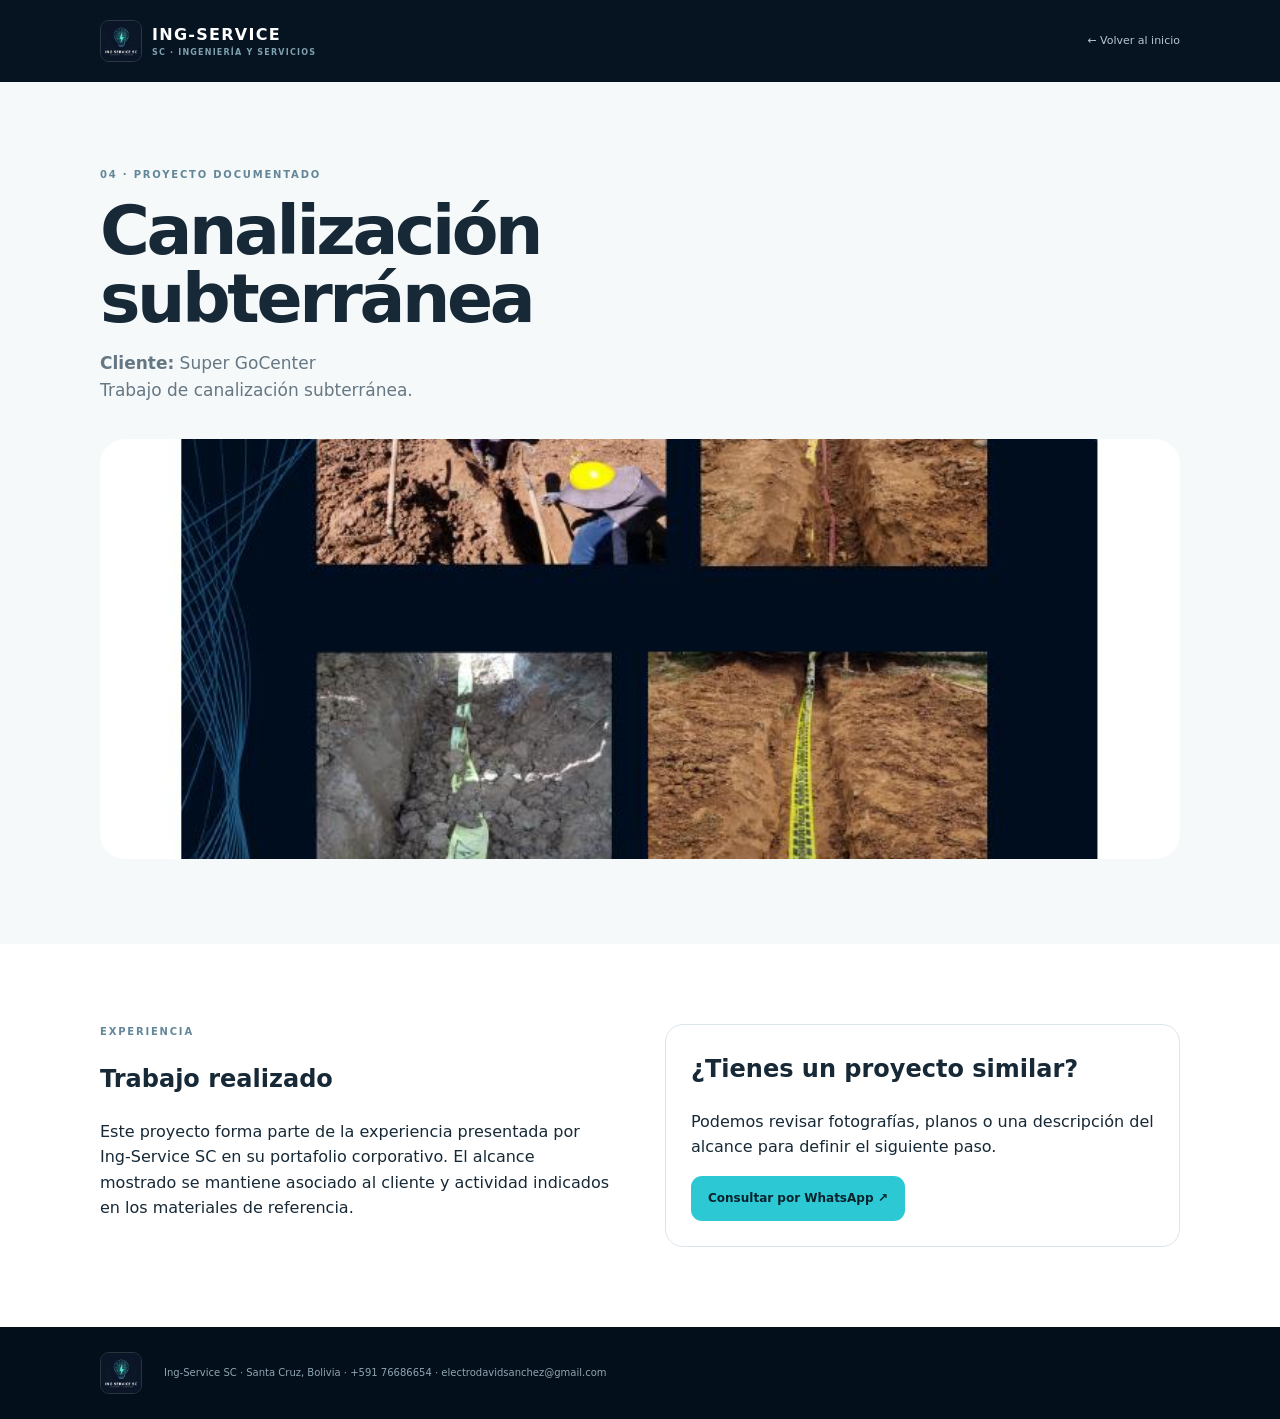
<file: proyectos/super-gocenter.html>
<!doctype html><html lang="es"><head><meta charset="utf-8"><meta name="viewport" content="width=device-width,initial-scale=1"><meta name="description" content="Canalización subterránea · Super GoCenter · Ing-Service SC."><meta name="robots" content="index,follow"><title>Canalización subterránea | Super GoCenter | Ing-Service SC</title><link rel="stylesheet" href="../subpage.css"></head><body><header class="bar"><div class="container bar-inner"><a class="logo" href="../"><img class="sub-logo-img" src="../assets/logo-ing-service.jpg" alt="Logo Ing-Service SC"><span>ING-SERVICE <small>SC · INGENIERÍA Y SERVICIOS</small></span></a><a class="back" href="../">← Volver al inicio</a></div></header><main><section class="hero"><div class="container"><div class="eyebrow">04 · PROYECTO DOCUMENTADO</div><h1>Canalización subterránea</h1><p><b>Cliente:</b> Super GoCenter<br>Trabajo de canalización subterránea.</p><div class="hero-img"><img src="../assets/port-12.jpg" alt="Canalización subterránea - Super GoCenter"></div></div></section><section class="content"><div class="container grid"><div><div class="eyebrow">EXPERIENCIA</div><h2>Trabajo realizado</h2><p>Este proyecto forma parte de la experiencia presentada por Ing-Service SC en su portafolio corporativo. El alcance mostrado se mantiene asociado al cliente y actividad indicados en los materiales de referencia.</p></div><div class="card"><h2>¿Tienes un proyecto similar?</h2><p>Podemos revisar fotografías, planos o una descripción del alcance para definir el siguiente paso.</p><a class="btn" href="https://wa.me/59176686654?text=Hola%20Ing-Service%20SC,%20quiero%20consultar%20por%20un%20proyecto%20similar%20a%20Super%20GoCenter." target="_blank">Consultar por WhatsApp ↗</a></div></div></section></main><footer class="footer"><div class="container footer-brand"><img class="sub-logo-img" src="../assets/logo-ing-service.jpg" alt="Logo Ing-Service SC"><div>Ing-Service SC · Santa Cruz, Bolivia · +591 76686654 · electrodavidsanchez@gmail.com</div></div></footer></body></html>
</file>
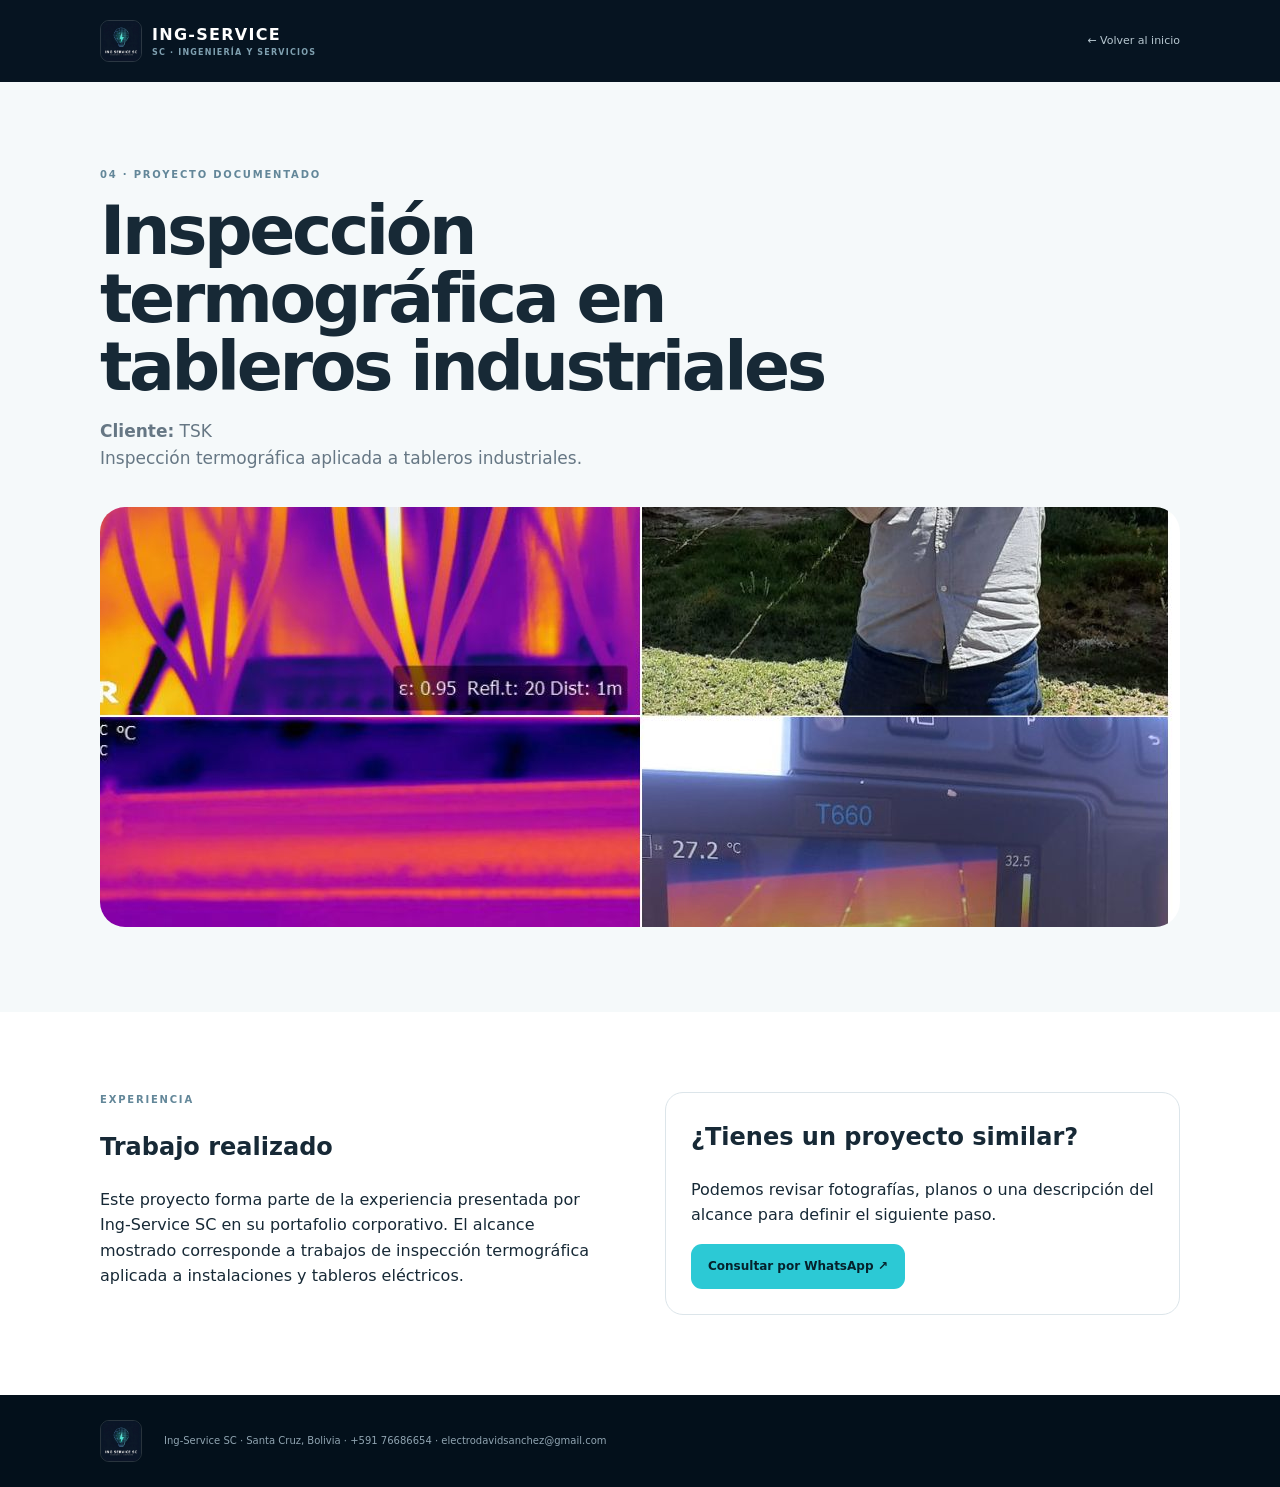
<file: proyectos/tsk-termografia.html>
<!doctype html>
<html lang="es">
<head>
<meta charset="utf-8">
<meta name="viewport" content="width=device-width,initial-scale=1">
<meta name="description" content="Inspección termográfica en tableros industriales · TSK · Ing-Service SC.">
<meta name="robots" content="index,follow">
<title>Inspección termográfica en tableros industriales | TSK | Ing-Service SC</title>
<link rel="stylesheet" href="../subpage.css">
</head>

<body>

<header class="bar">
  <div class="container bar-inner">
    <a class="logo" href="../">
      <img class="sub-logo-img" src="../assets/logo-ing-service.jpg" alt="Logo Ing-Service SC">
      <span>
        ING-SERVICE
        <small>SC · INGENIERÍA Y SERVICIOS</small>
      </span>
    </a>

    <a class="back" href="../">← Volver al inicio</a>
  </div>
</header>

<main>

<section class="hero">
  <div class="container">

    <div class="eyebrow">04 · PROYECTO DOCUMENTADO</div>

    <h1>Inspección termográfica en tableros industriales</h1>

    <p>
      <b>Cliente:</b> TSK<br>
      Inspección termográfica aplicada a tableros industriales.
    </p>

    <div class="hero-img">
      <img
        src="../assets/termografia-collage.jpg"
        alt="Inspección termográfica en tableros eléctricos industriales - TSK">
    </div>

  </div>
</section>

<section class="content">
  <div class="container grid">

    <div>
      <div class="eyebrow">EXPERIENCIA</div>

      <h2>Trabajo realizado</h2>

      <p>
        Este proyecto forma parte de la experiencia presentada por
        Ing-Service SC en su portafolio corporativo.
        El alcance mostrado corresponde a trabajos de inspección
        termográfica aplicada a instalaciones y tableros eléctricos.
      </p>
    </div>

    <div class="card">
      <h2>¿Tienes un proyecto similar?</h2>

      <p>
        Podemos revisar fotografías, planos o una descripción del
        alcance para definir el siguiente paso.
      </p>

      <a
        class="btn"
        href="https://wa.me/59176686654?text=Hola%20Ing-Service%20SC,%20quiero%20consultar%20por%20un%20servicio%20de%20inspecci%C3%B3n%20termogr%C3%A1fica."
        target="_blank"
        rel="noopener">
        Consultar por WhatsApp ↗
      </a>
    </div>

  </div>
</section>

</main>

<footer class="footer">
  <div class="container footer-brand">

    <img
      class="sub-logo-img"
      src="../assets/logo-ing-service.jpg"
      alt="Logo Ing-Service SC">

    <div>
      Ing-Service SC · Santa Cruz, Bolivia ·
      +591 76686654 · electrodavidsanchez@gmail.com
    </div>

  </div>
</footer>

</body>
</html>
</file>
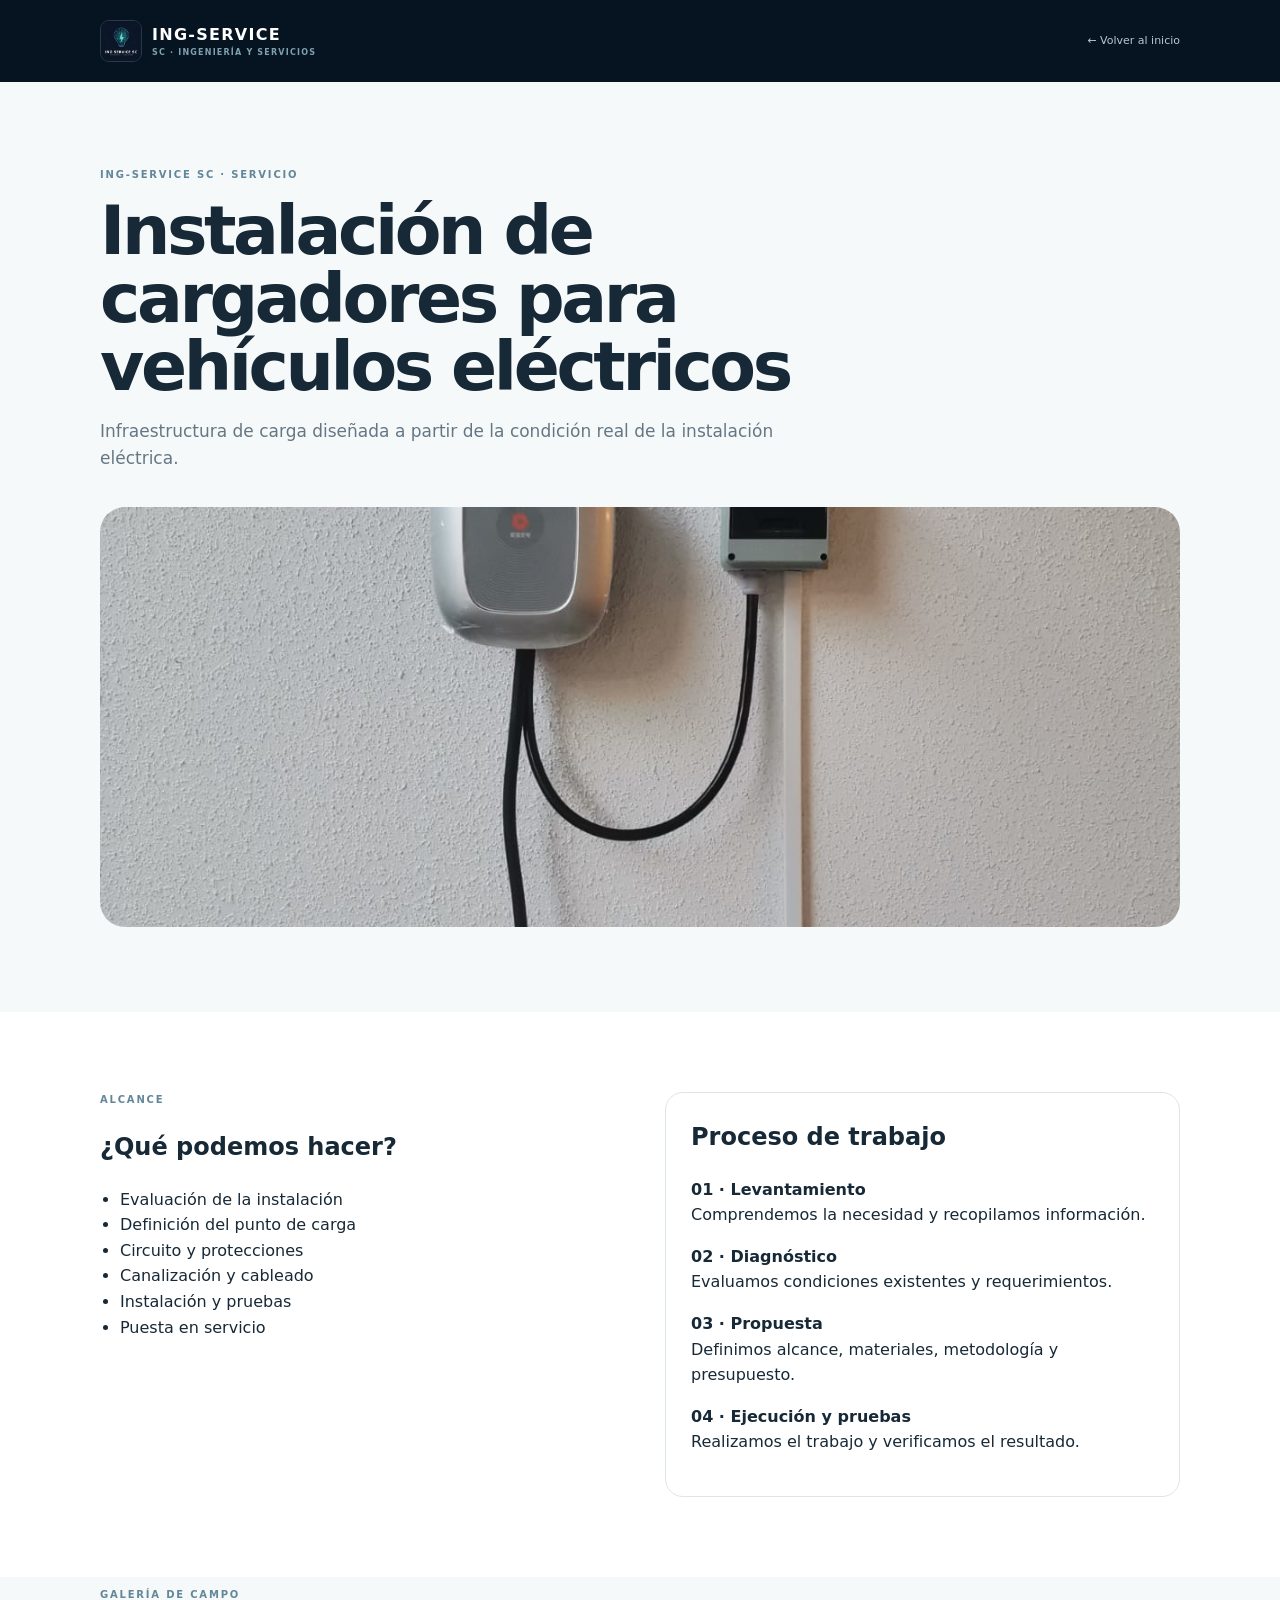
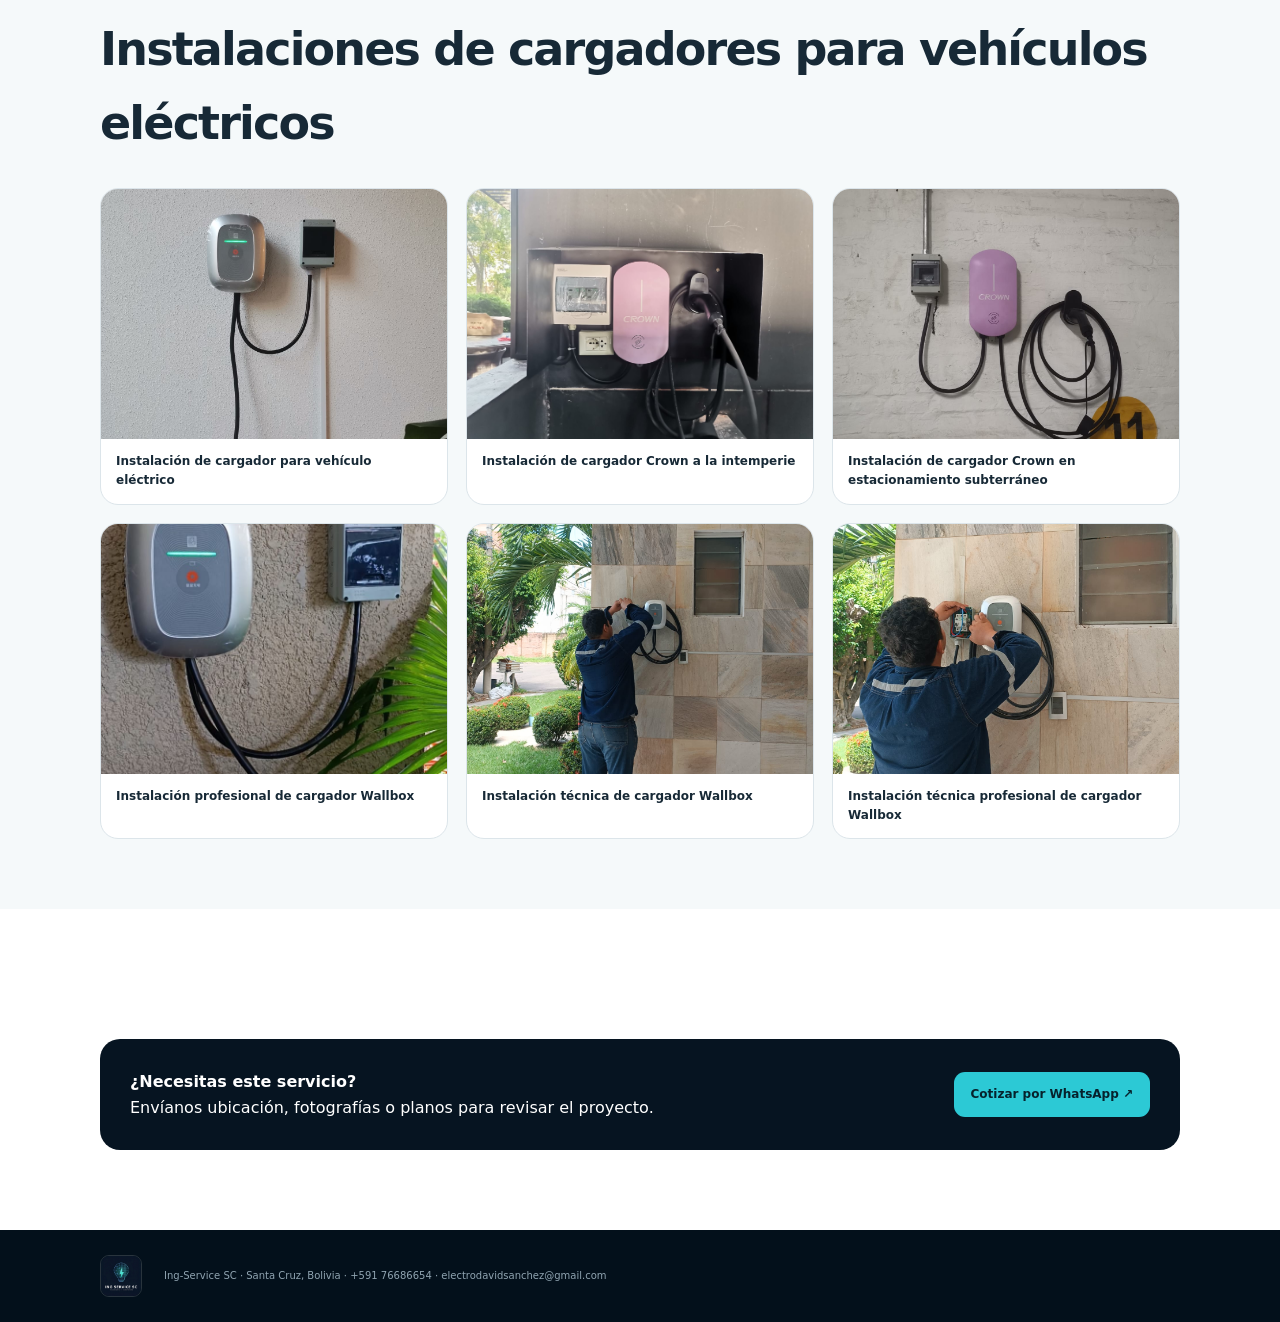
<file: servicios/electromovilidad.html>
<!doctype html>
<html lang="es">
<head>
<meta charset="utf-8">
<meta name="viewport" content="width=device-width,initial-scale=1">

<meta name="description" content="Instalación de cargadores para vehículos eléctricos | Ing-Service SC en Santa Cruz, Bolivia.">
<meta name="robots" content="index,follow">

<title>Instalación de cargadores para vehículos eléctricos | Ing-Service SC</title>

<link rel="icon" href="../assets/favicon.png" type="image/png">
<link rel="stylesheet" href="../subpage.css">

<script type="application/ld+json">
{
  "@context":"https://schema.org",
  "@type":"Service",
  "name":"Instalación de cargadores para vehículos eléctricos",
  "provider":{
    "@type":"LocalBusiness",
    "name":"Ing-Service SC"
  },
  "areaServed":"Santa Cruz de la Sierra, Bolivia"
}
</script>
</head>

<body>

<header class="bar">
  <div class="container bar-inner">
    <a class="logo" href="../">
      <img class="sub-logo-img" src="../assets/logo-ing-service.jpg" alt="Logo Ing-Service SC">
      <span>
        ING-SERVICE
        <small>SC · INGENIERÍA Y SERVICIOS</small>
      </span>
    </a>

    <a class="back" href="../">← Volver al inicio</a>
  </div>
</header>

<main>

<section class="hero">
  <div class="container">

    <div class="eyebrow">ING-SERVICE SC · SERVICIO</div>

    <h1>Instalación de cargadores para vehículos eléctricos</h1>

    <p>
      Infraestructura de carga diseñada a partir de la condición real
      de la instalación eléctrica.
    </p>

    <div class="hero-img">
      <img
        src="../assets/instalacion_de_cargador.jpeg"
        alt="Instalación profesional de cargador para vehículo eléctrico · Ing-Service SC">
    </div>

  </div>
</section>


<section class="content">
  <div class="container grid">

    <div>

      <div class="eyebrow">ALCANCE</div>

      <h2>¿Qué podemos hacer?</h2>

      <ul class="list">
        <li>Evaluación de la instalación</li>
        <li>Definición del punto de carga</li>
        <li>Circuito y protecciones</li>
        <li>Canalización y cableado</li>
        <li>Instalación y pruebas</li>
        <li>Puesta en servicio</li>
      </ul>

    </div>


    <div class="card">

      <h2>Proceso de trabajo</h2>

      <p>
        <b>01 · Levantamiento</b><br>
        Comprendemos la necesidad y recopilamos información.
      </p>

      <p>
        <b>02 · Diagnóstico</b><br>
        Evaluamos condiciones existentes y requerimientos.
      </p>

      <p>
        <b>03 · Propuesta</b><br>
        Definimos alcance, materiales, metodología y presupuesto.
      </p>

      <p>
        <b>04 · Ejecución y pruebas</b><br>
        Realizamos el trabajo y verificamos el resultado.
      </p>

    </div>

  </div>
</section>


<section class="gallery-section">

  <div class="container">

    <div class="eyebrow">GALERÍA DE CAMPO</div>

    <h2>Instalaciones de cargadores para vehículos eléctricos</h2>

    <div class="gallery-grid-sub">

      <figure>
        <img
          src="../assets/instalacion_de_cargador.jpeg"
          alt="Instalación de cargador para vehículo eléctrico · Ing-Service SC"
          loading="lazy">
        <figcaption>
          Instalación de cargador para vehículo eléctrico
        </figcaption>
      </figure>


      <figure>
        <img
          src="../assets/instalacion_de_cargador_a_la_interperie_crown.jpeg"
          alt="Instalación de cargador Crown a la intemperie · Ing-Service SC"
          loading="lazy">
        <figcaption>
          Instalación de cargador Crown a la intemperie
        </figcaption>
      </figure>


      <figure>
        <img
          src="../assets/instalacion_de_cargador_crown_en_subterraneo.jpeg"
          alt="Instalación de cargador Crown en estacionamiento subterráneo · Ing-Service SC"
          loading="lazy">
        <figcaption>
          Instalación de cargador Crown en estacionamiento subterráneo
        </figcaption>
      </figure>


      <figure>
        <img
          src="../assets/instalacion_de_cargador_wallbox.jpeg"
          alt="Instalación de cargador Wallbox · Ing-Service SC"
          loading="lazy">
        <figcaption>
          Instalación profesional de cargador Wallbox
        </figcaption>
      </figure>


      <figure>
        <img
          src="../assets/instalacion_tecnica_de_cargador_wallbox.jpeg"
          alt="Instalación técnica de cargador Wallbox · Ing-Service SC"
          loading="lazy">
        <figcaption>
          Instalación técnica de cargador Wallbox
        </figcaption>
      </figure>


      <figure>
        <img
          src="../assets/instalacion_tecnica_de_cargador_wallbox_2.jpeg"
          alt="Instalación técnica profesional de cargador Wallbox · Ing-Service SC"
          loading="lazy">
        <figcaption>
          Instalación técnica profesional de cargador Wallbox
        </figcaption>
      </figure>

    </div>

  </div>

</section>


<section class="content">

  <div class="container cta">

    <div>
      <strong>¿Necesitas este servicio?</strong><br>
      <span>
        Envíanos ubicación, fotografías o planos para revisar el proyecto.
      </span>
    </div>

    <a
      class="btn"
      href="https://wa.me/59176686654?text=Hola%20Ing-Service%20SC,%20quiero%20cotizar%20el%20servicio%20de%20Instalación%20de%20cargadores%20para%20vehículos%20eléctricos."
      target="_blank"
      rel="noopener">
      Cotizar por WhatsApp ↗
    </a>

  </div>

</section>

</main>


<footer class="footer">

  <div class="container footer-brand">

    <img
      class="sub-logo-img"
      src="../assets/logo-ing-service.jpg"
      alt="Logo Ing-Service SC">

    <div>
      Ing-Service SC · Santa Cruz, Bolivia · +591 76686654 · electrodavidsanchez@gmail.com
    </div>

  </div>

</footer>

</body>
</html>
</file>
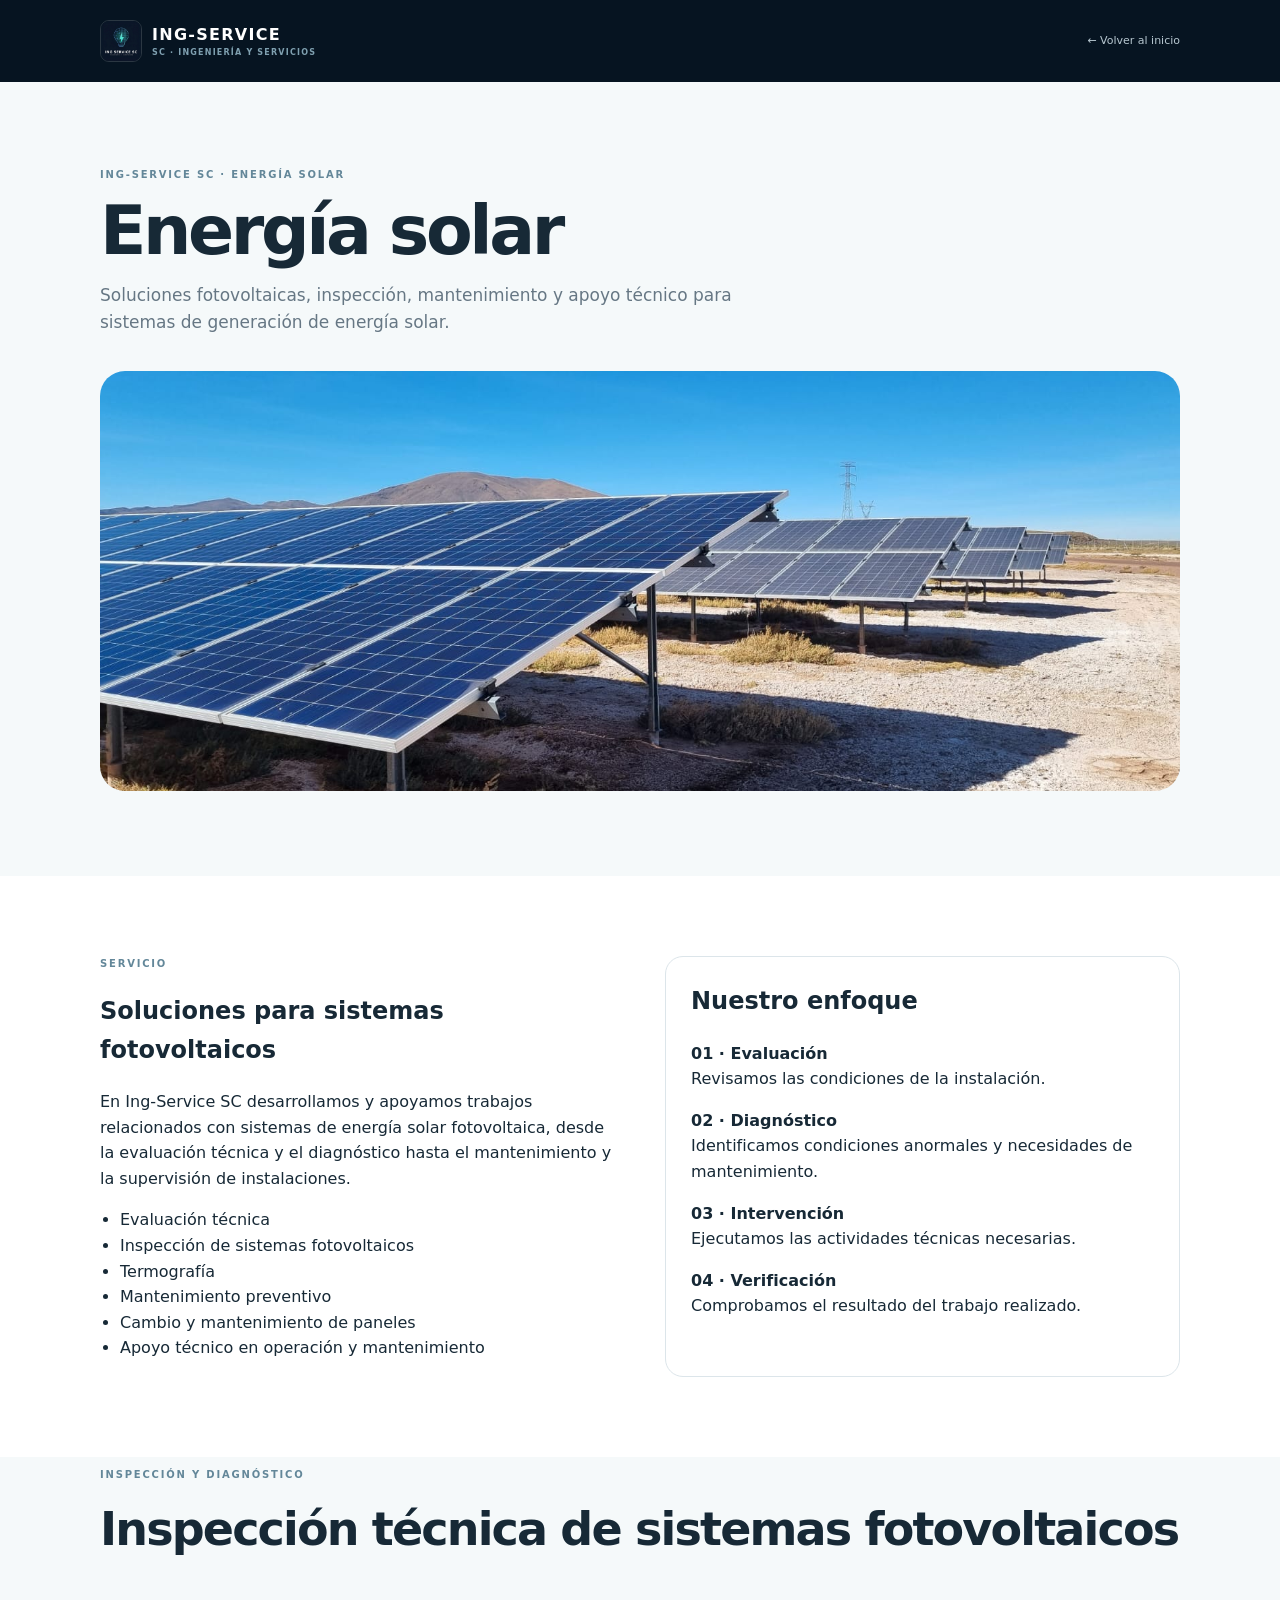
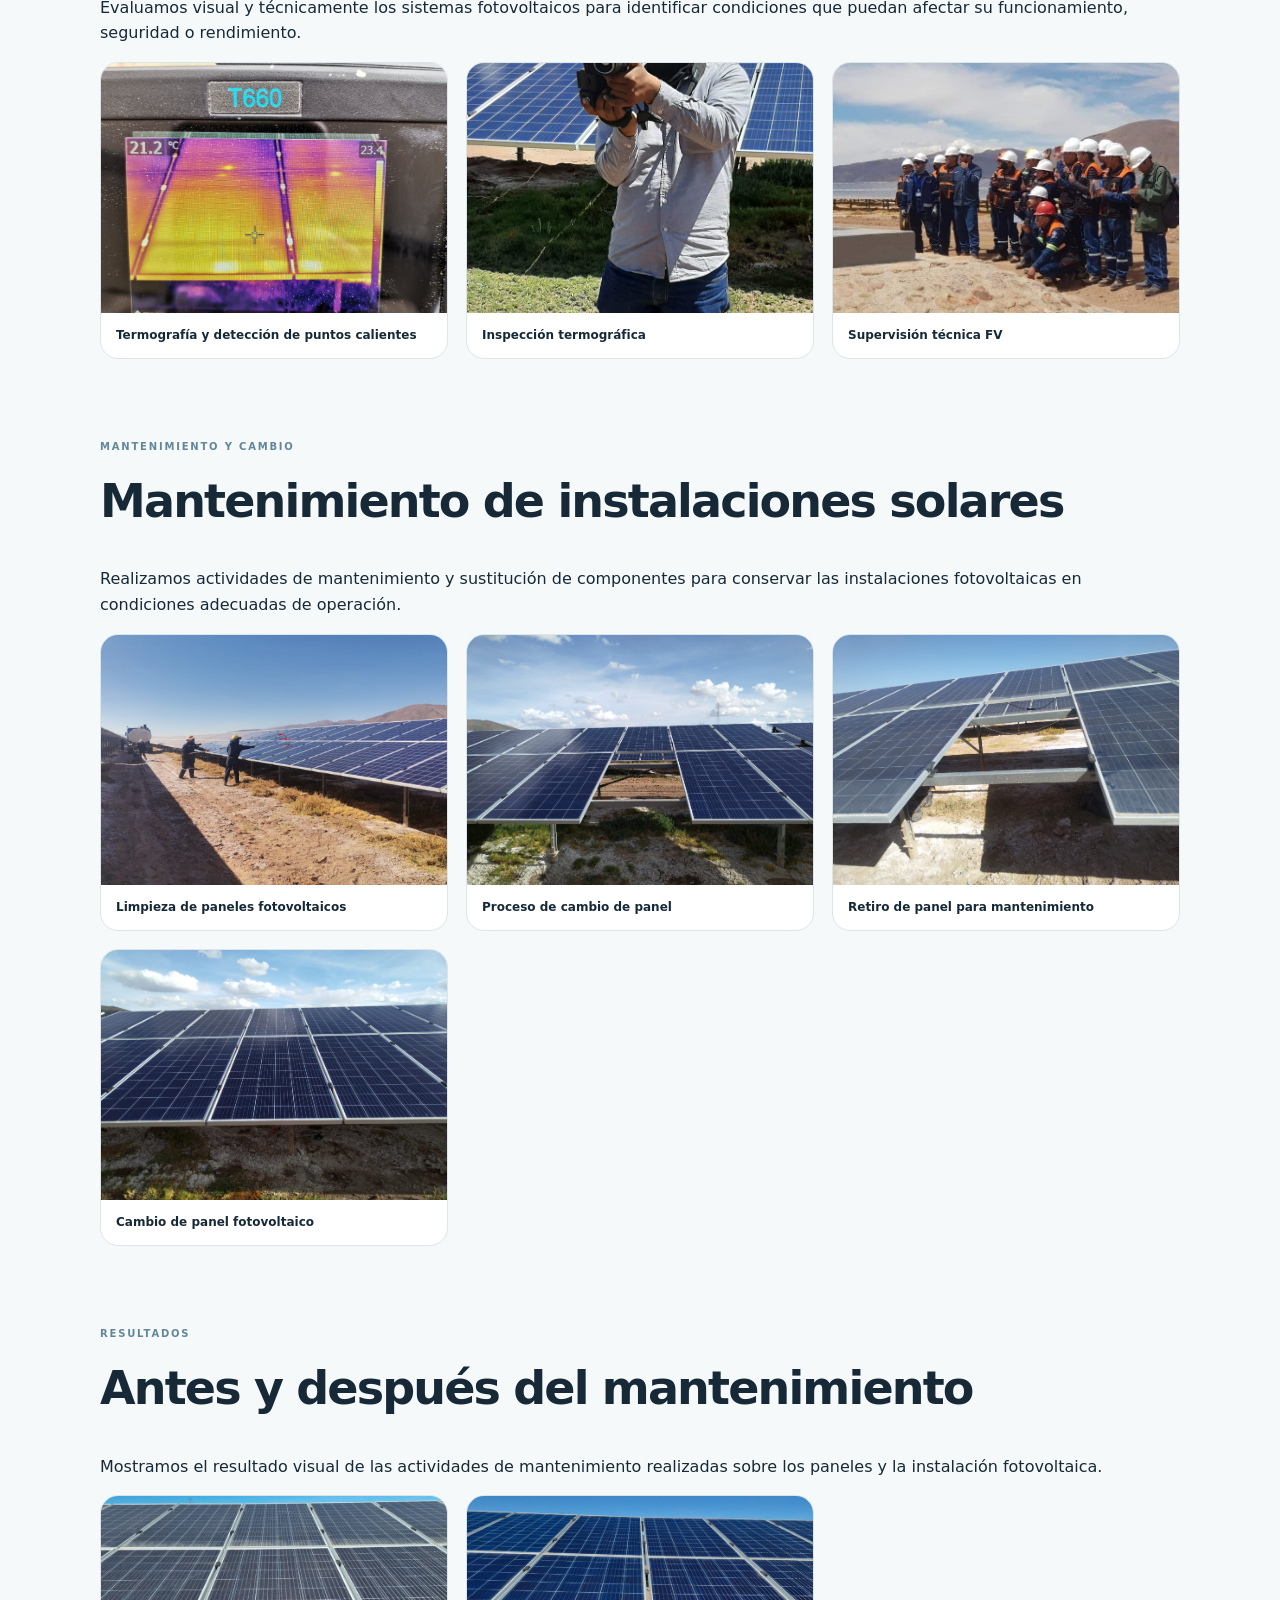
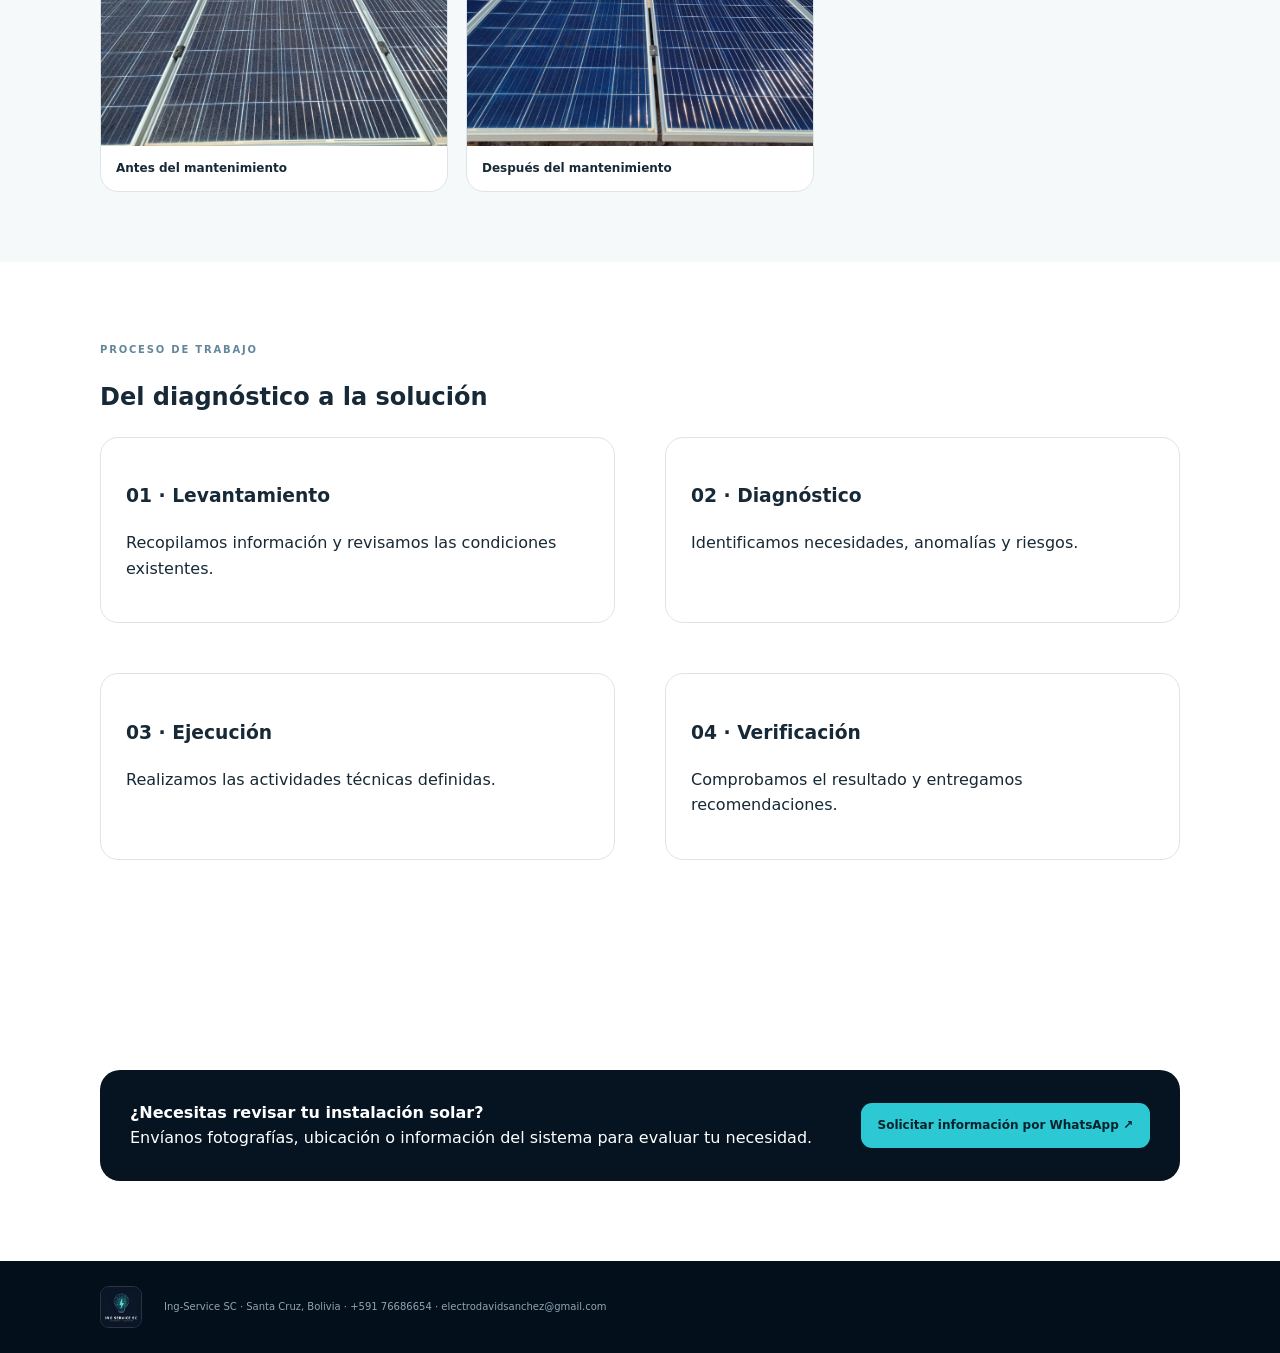
<file: servicios/energia-solar.html>
<!doctype html>
<html lang="es">
<head>
<meta charset="utf-8">
<meta name="viewport" content="width=device-width,initial-scale=1">

<meta name="description" content="Energía solar | Ing-Service SC en Santa Cruz, Bolivia.">
<meta name="robots" content="index,follow">

<title>Energía solar | Ing-Service SC</title>

<link rel="icon" href="../assets/favicon.png" type="image/png">
<link rel="stylesheet" href="../subpage.css">

<script type="application/ld+json">
{
  "@context":"https://schema.org",
  "@type":"Service",
  "name":"Energía solar",
  "provider":{
    "@type":"LocalBusiness",
    "name":"Ing-Service SC"
  },
  "areaServed":"Santa Cruz de la Sierra, Bolivia"
}
</script>
</head>

<body>

<header class="bar">
  <div class="container bar-inner">
    <a class="logo" href="../">
      <img class="sub-logo-img"
           src="../assets/logo-ing-service.jpg"
           alt="Logo Ing-Service SC">
      <span>
        ING-SERVICE
        <small>SC · INGENIERÍA Y SERVICIOS</small>
      </span>
    </a>

    <a class="back" href="../">← Volver al inicio</a>
  </div>
</header>


<main>

<!-- =========================
     PORTADA
========================= -->

<section class="hero">
  <div class="container">

    <div class="eyebrow">
      ING-SERVICE SC · ENERGÍA SOLAR
    </div>

    <h1>
      Energía solar
    </h1>

    <p>
      Soluciones fotovoltaicas, inspección, mantenimiento y apoyo técnico
      para sistemas de generación de energía solar.
    </p>

    <div class="hero-img">
      <img
        src="../assets/energia-solar/01-portada-energia-solar.jpg"
        alt="Trabajo técnico en sistema de energía solar fotovoltaica · Ing-Service SC">
    </div>

  </div>
</section>


<!-- =========================
     INTRODUCCIÓN
========================= -->

<section class="content">
  <div class="container grid">

    <div>

      <div class="eyebrow">
        SERVICIO
      </div>

      <h2>
        Soluciones para sistemas fotovoltaicos
      </h2>

      <p>
        En Ing-Service SC desarrollamos y apoyamos trabajos relacionados
        con sistemas de energía solar fotovoltaica, desde la evaluación
        técnica y el diagnóstico hasta el mantenimiento y la supervisión
        de instalaciones.
      </p>

      <ul class="list">
        <li>Evaluación técnica</li>
        <li>Inspección de sistemas fotovoltaicos</li>
        <li>Termografía</li>
        <li>Mantenimiento preventivo</li>
        <li>Cambio y mantenimiento de paneles</li>
        <li>Apoyo técnico en operación y mantenimiento</li>
      </ul>

    </div>


    <div class="card">

      <h2>
        Nuestro enfoque
      </h2>

      <p>
        <b>01 · Evaluación</b><br>
        Revisamos las condiciones de la instalación.
      </p>

      <p>
        <b>02 · Diagnóstico</b><br>
        Identificamos condiciones anormales y necesidades de mantenimiento.
      </p>

      <p>
        <b>03 · Intervención</b><br>
        Ejecutamos las actividades técnicas necesarias.
      </p>

      <p>
        <b>04 · Verificación</b><br>
        Comprobamos el resultado del trabajo realizado.
      </p>

    </div>

  </div>
</section>


<!-- =========================
     INSPECCIÓN Y DIAGNÓSTICO
========================= -->

<section class="gallery-section">

  <div class="container">

    <div class="eyebrow">
      INSPECCIÓN Y DIAGNÓSTICO
    </div>

    <h2>
      Inspección técnica de sistemas fotovoltaicos
    </h2>

    <p>
      Evaluamos visual y técnicamente los sistemas fotovoltaicos para
      identificar condiciones que puedan afectar su funcionamiento,
      seguridad o rendimiento.
    </p>


    <div class="gallery-grid-sub">

      <figure>
        <img
          src="../assets/energia-solar/02-termografia-hotspot.jpg"
          alt="Termografía de sistema fotovoltaico para detección de puntos calientes"
          loading="lazy">

        <figcaption>
          Termografía y detección de puntos calientes
        </figcaption>
      </figure>


      <figure>
        <img
          src="../assets/energia-solar/03-inspeccion-termografica.jpg"
          alt="Inspección termográfica de instalación fotovoltaica"
          loading="lazy">

        <figcaption>
          Inspección termográfica
        </figcaption>
      </figure>


      <figure>
        <img
          src="../assets/energia-solar/04-supervision-tecnica-fv.jpg"
          alt="Supervisión técnica de instalación fotovoltaica"
          loading="lazy">

        <figcaption>
          Supervisión técnica FV
        </figcaption>
      </figure>

    </div>

  </div>

</section>


<!-- =========================
     MANTENIMIENTO Y CAMBIO
========================= -->

<section class="gallery-section">

  <div class="container">

    <div class="eyebrow">
      MANTENIMIENTO Y CAMBIO
    </div>

    <h2>
      Mantenimiento de instalaciones solares
    </h2>

    <p>
      Realizamos actividades de mantenimiento y sustitución de componentes
      para conservar las instalaciones fotovoltaicas en condiciones
      adecuadas de operación.
    </p>


    <div class="gallery-grid-sub">

      <figure>
        <img
          src="../assets/energia-solar/05-limpieza-paneles-fv.jpg"
          alt="Limpieza de paneles solares fotovoltaicos"
          loading="lazy">

        <figcaption>
          Limpieza de paneles fotovoltaicos
        </figcaption>
      </figure>


      <figure>
        <img
          src="../assets/energia-solar/06-proceso-cambio-panel-fv.jpg"
          alt="Proceso de cambio de panel fotovoltaico"
          loading="lazy">

        <figcaption>
          Proceso de cambio de panel
        </figcaption>
      </figure>


      <figure>
        <img
          src="../assets/energia-solar/07-retiro-panel-mantenimiento.jpg"
          alt="Retiro de panel fotovoltaico para mantenimiento"
          loading="lazy">

        <figcaption>
          Retiro de panel para mantenimiento
        </figcaption>
      </figure>


      <figure>
        <img
          src="../assets/energia-solar/10-cambio-panel-fv.jpg"
          alt="Cambio de panel fotovoltaico"
          loading="lazy">

        <figcaption>
          Cambio de panel fotovoltaico
        </figcaption>
      </figure>

    </div>

  </div>

</section>


<!-- =========================
     RESULTADOS
========================= -->

<section class="gallery-section">

  <div class="container">

    <div class="eyebrow">
      RESULTADOS
    </div>

    <h2>
      Antes y después del mantenimiento
    </h2>

    <p>
      Mostramos el resultado visual de las actividades de mantenimiento
      realizadas sobre los paneles y la instalación fotovoltaica.
    </p>


    <div class="gallery-grid-sub">

      <figure>
        <img
          src="../assets/energia-solar/08-paneles-antes-mantenimiento.jpg"
          alt="Paneles fotovoltaicos antes del mantenimiento"
          loading="lazy">

        <figcaption>
          Antes del mantenimiento
        </figcaption>
      </figure>


      <figure>
        <img
          src="../assets/energia-solar/09-paneles-despues-mantenimiento.jpg"
          alt="Paneles fotovoltaicos después del mantenimiento"
          loading="lazy">

        <figcaption>
          Después del mantenimiento
        </figcaption>
      </figure>

    </div>

  </div>

</section>


<!-- =========================
     PROCESO
========================= -->

<section class="content">

  <div class="container">

    <div class="eyebrow">
      PROCESO DE TRABAJO
    </div>

    <h2>
      Del diagnóstico a la solución
    </h2>

    <div class="grid">

      <div class="card">
        <h3>01 · Levantamiento</h3>
        <p>
          Recopilamos información y revisamos las condiciones existentes.
        </p>
      </div>

      <div class="card">
        <h3>02 · Diagnóstico</h3>
        <p>
          Identificamos necesidades, anomalías y riesgos.
        </p>
      </div>

      <div class="card">
        <h3>03 · Ejecución</h3>
        <p>
          Realizamos las actividades técnicas definidas.
        </p>
      </div>

      <div class="card">
        <h3>04 · Verificación</h3>
        <p>
          Comprobamos el resultado y entregamos recomendaciones.
        </p>
      </div>

    </div>

  </div>

</section>


<!-- =========================
     WHATSAPP
========================= -->

<section class="content">

  <div class="container cta">

    <div>

      <strong>
        ¿Necesitas revisar tu instalación solar?
      </strong>

      <br>

      <span>
        Envíanos fotografías, ubicación o información del sistema
        para evaluar tu necesidad.
      </span>

    </div>


    <a
      class="btn"
      href="https://wa.me/59176686654?text=Hola%20Ing-Service%20SC,%20quiero%20consultar%20sobre%20un%20servicio%20de%20Energ%C3%ADa%20Solar."
      target="_blank"
      rel="noopener">

      Solicitar información por WhatsApp ↗

    </a>

  </div>

</section>

</main>


<footer class="footer">

  <div class="container footer-brand">

    <img
      class="sub-logo-img"
      src="../assets/logo-ing-service.jpg"
      alt="Logo Ing-Service SC">

    <div>
      Ing-Service SC · Santa Cruz, Bolivia ·
      +591 76686654 · electrodavidsanchez@gmail.com
    </div>

  </div>

</footer>

</body>
</html>
</file>
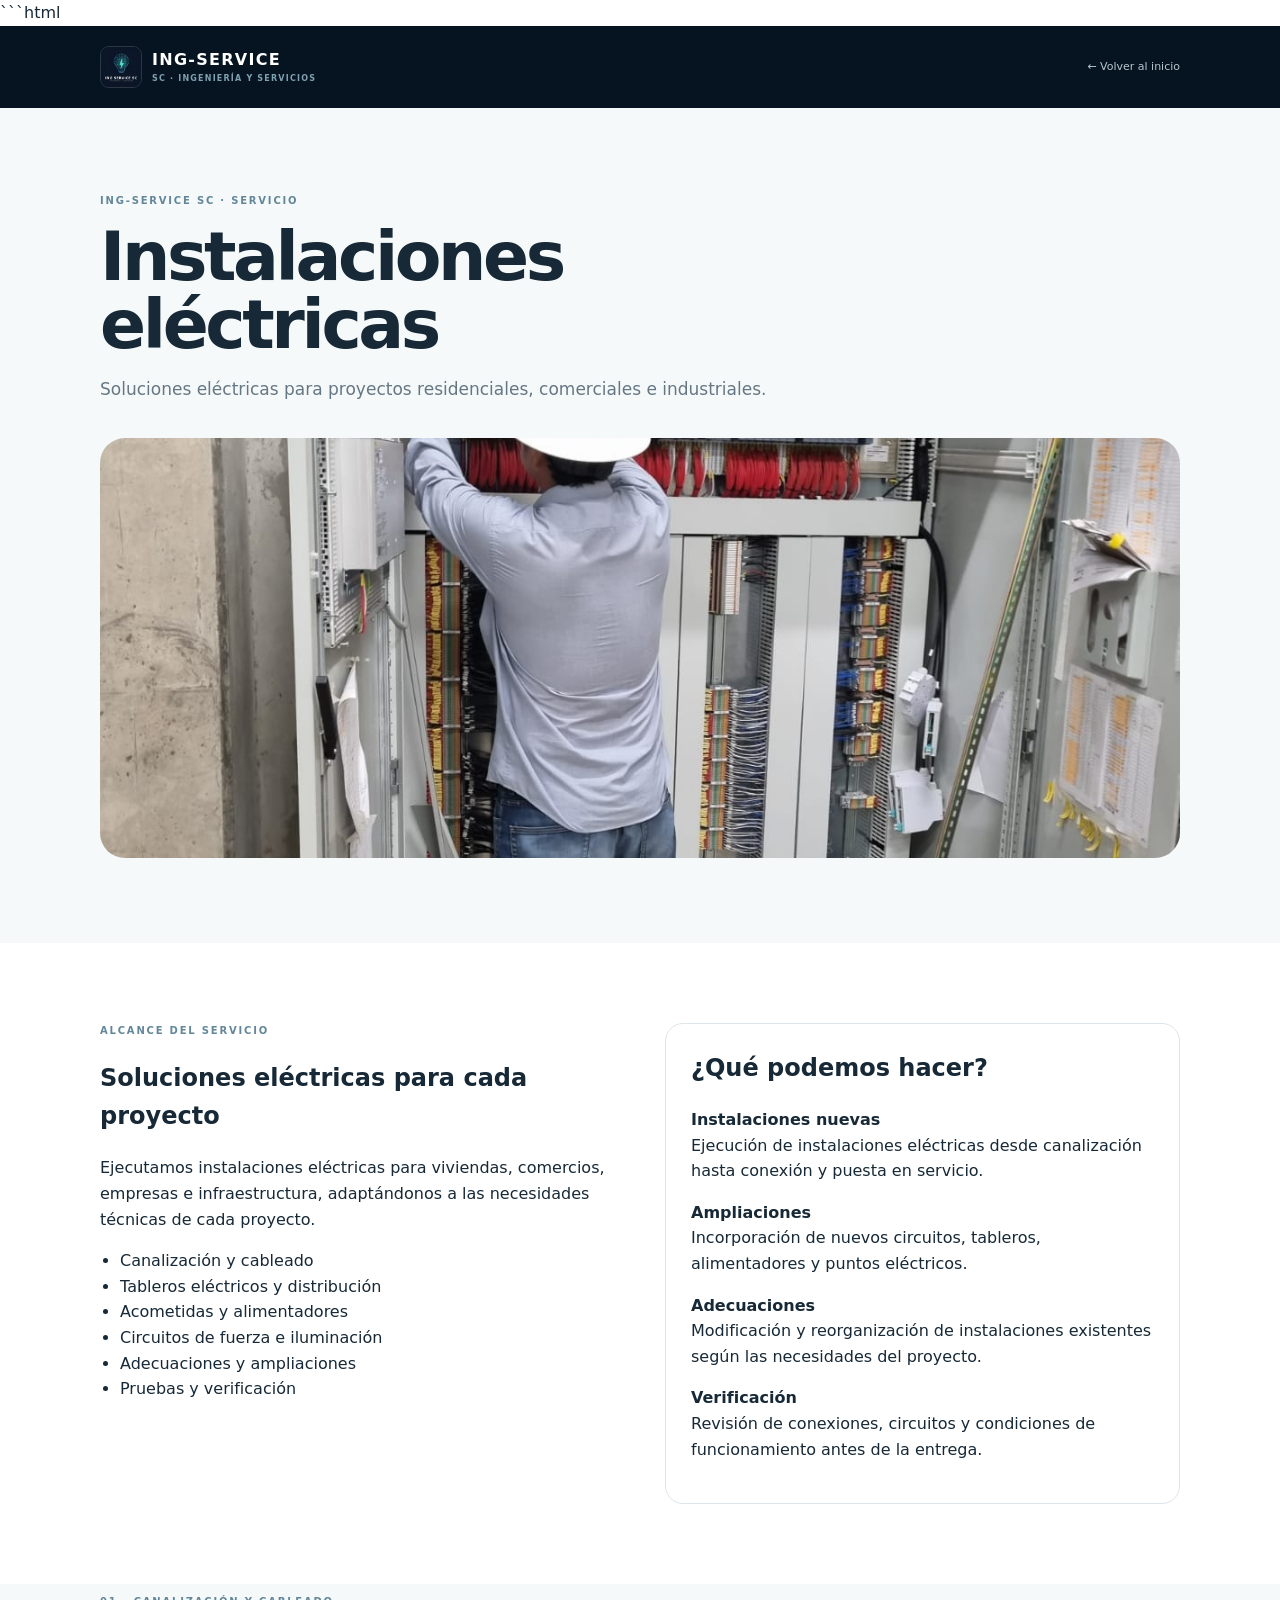
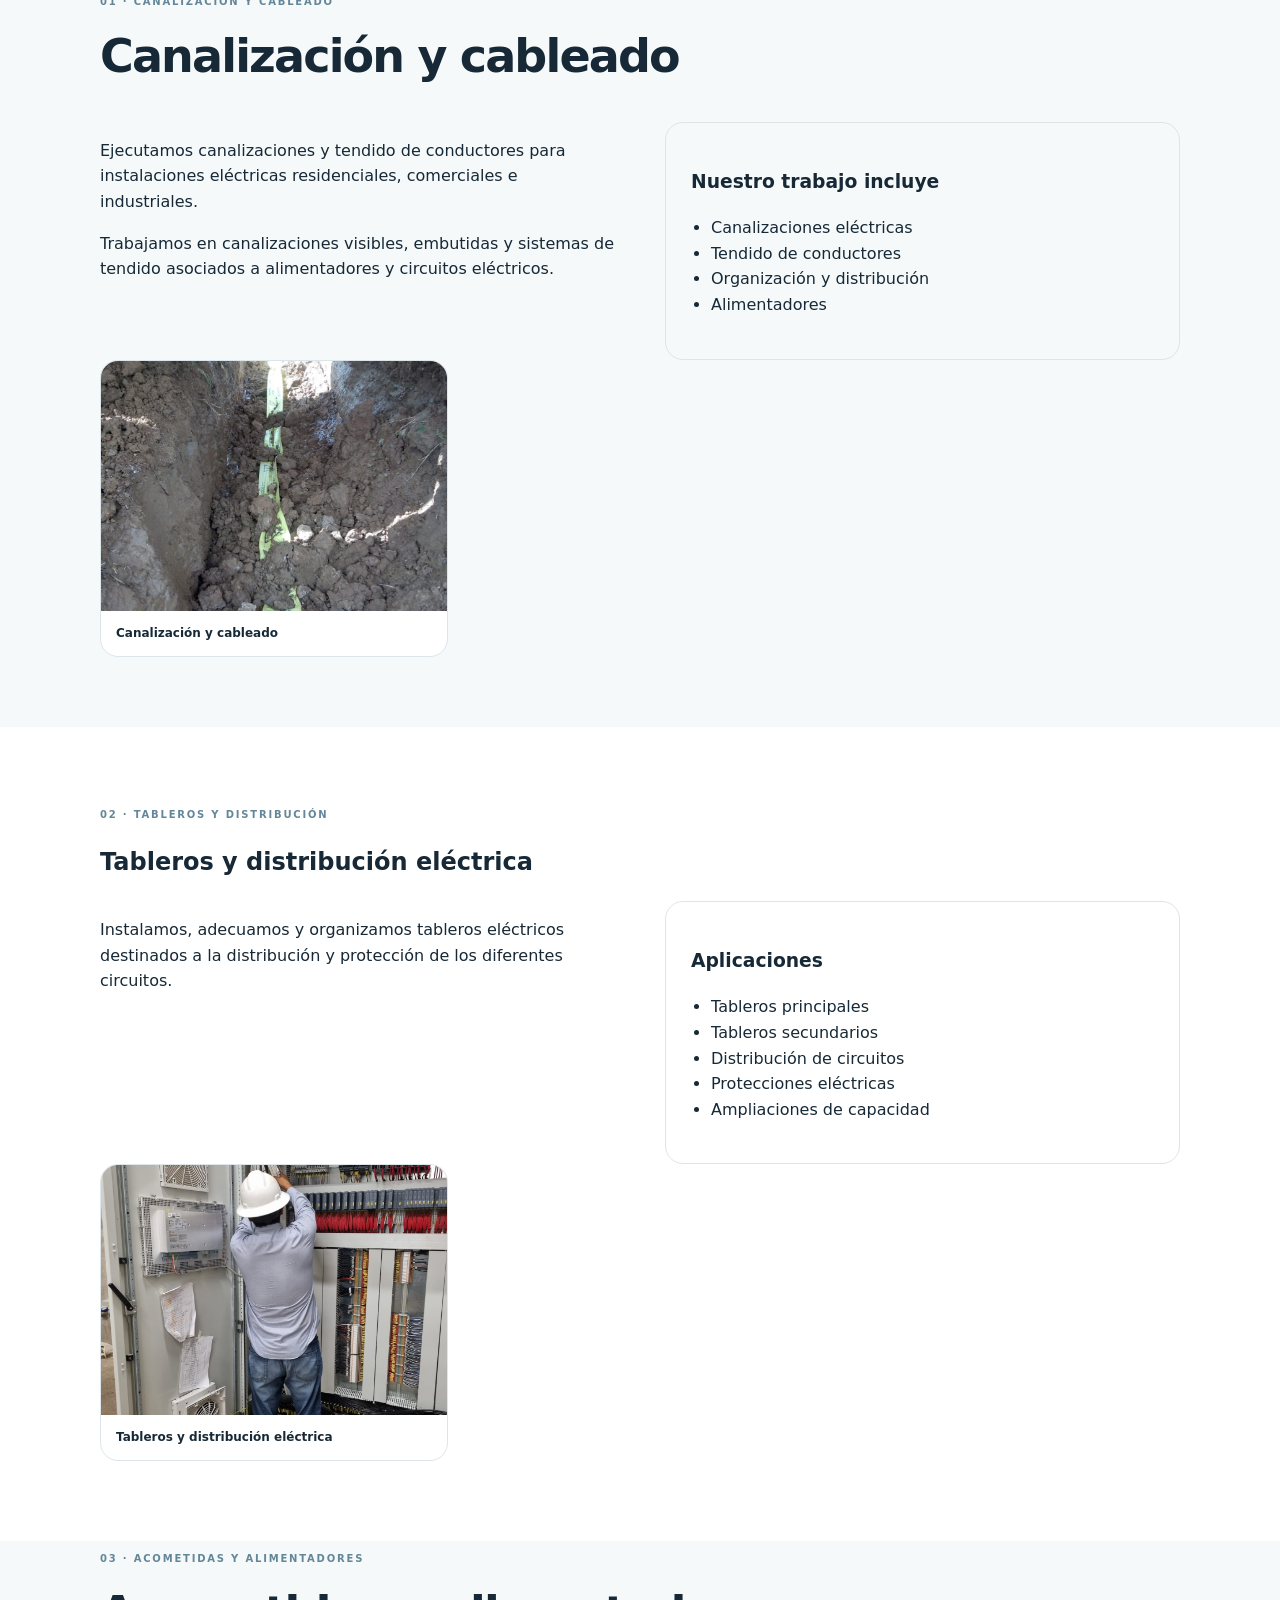
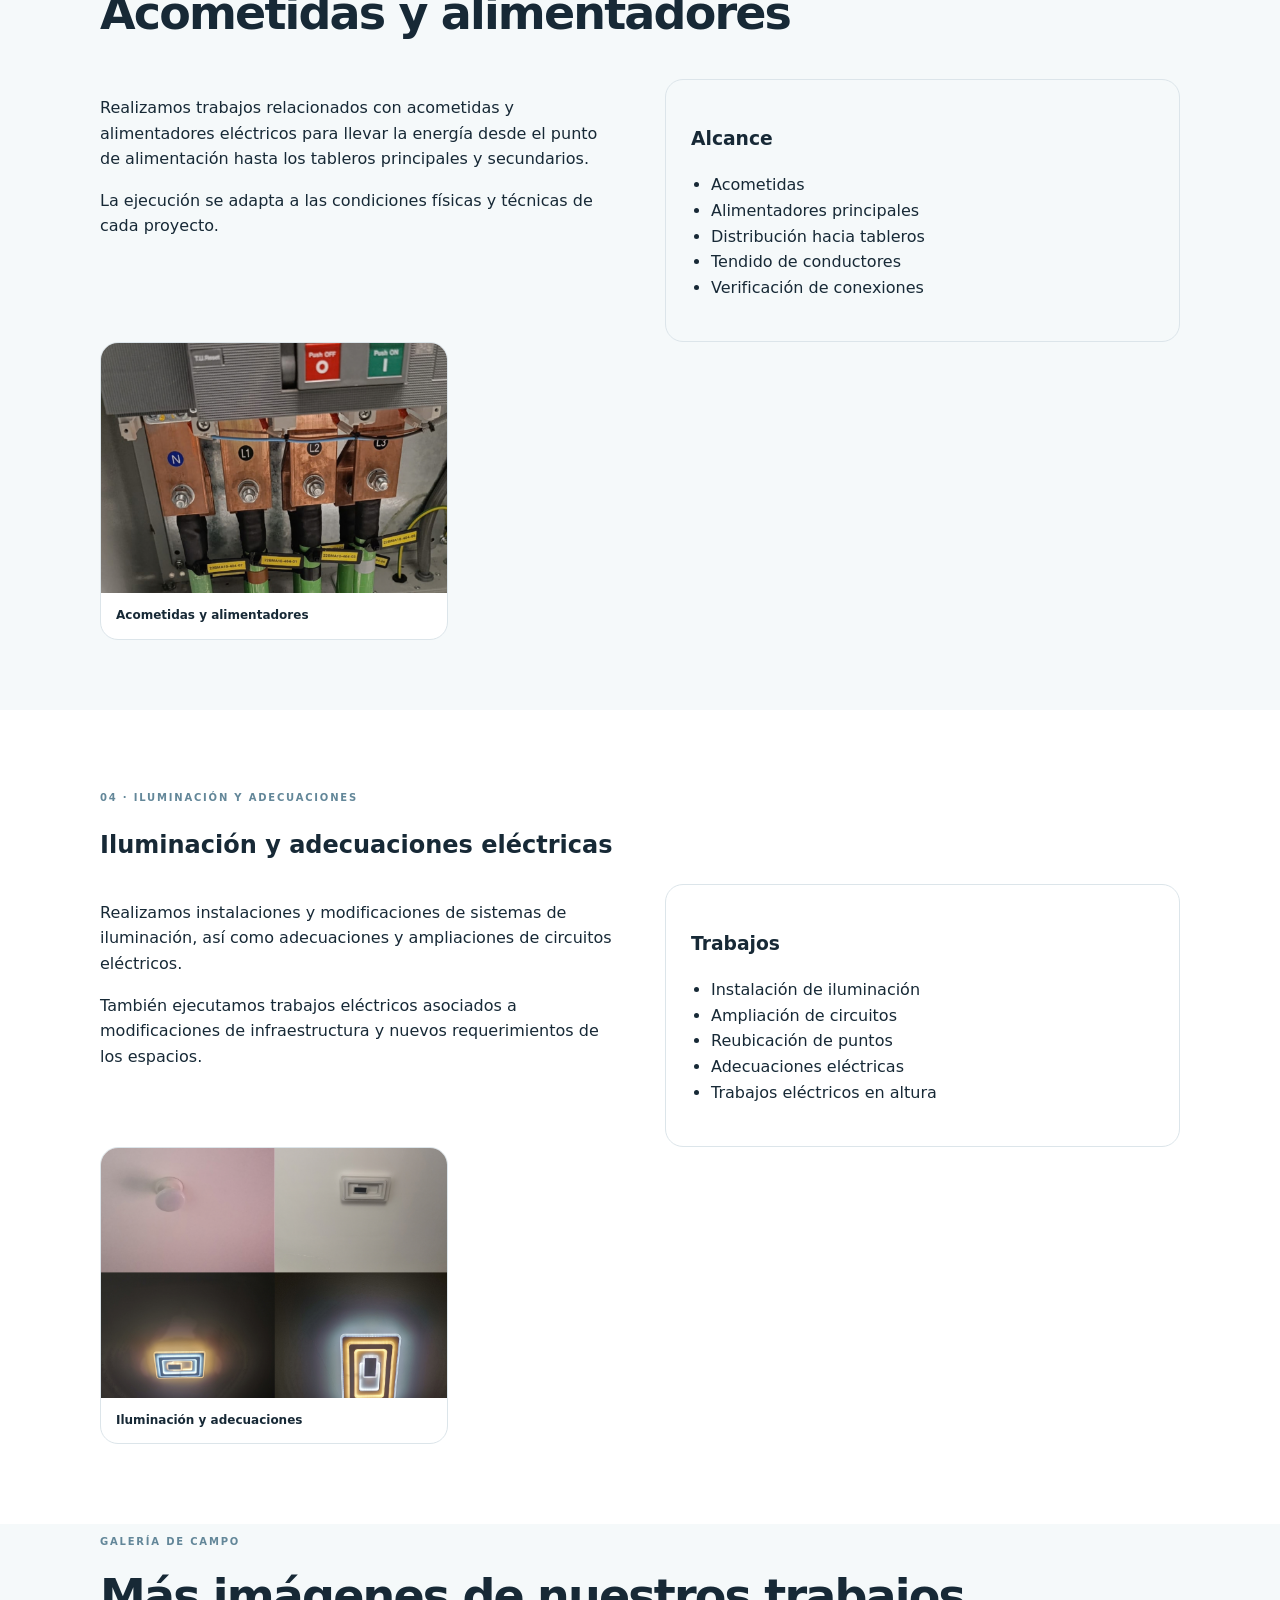
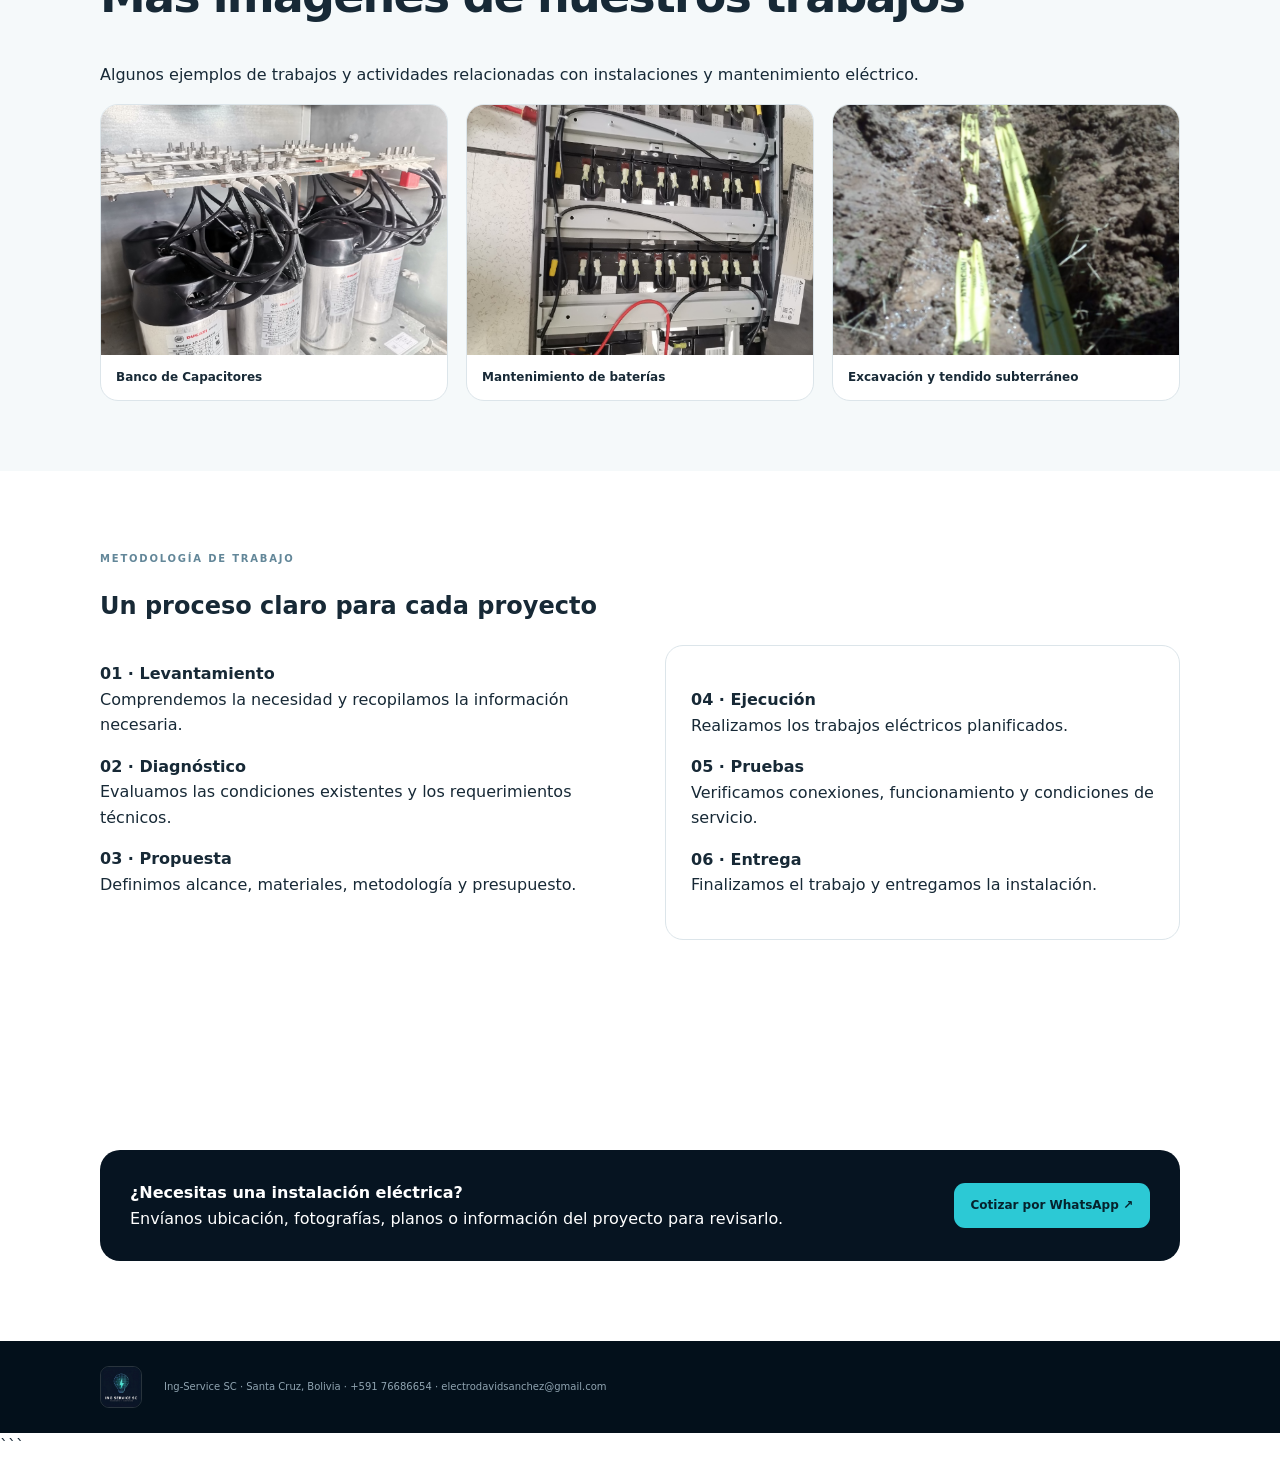
<file: servicios/instalaciones-electricas.html>
```html
<!doctype html>
<html lang="es">
<head>
<meta charset="utf-8">
<meta name="viewport" content="width=device-width,initial-scale=1">

<meta name="description" content="Instalaciones eléctricas residenciales, comerciales e industriales | Ing-Service SC en Santa Cruz, Bolivia. Canalización, cableado, tableros, acometidas, alimentadores, iluminación, ampliaciones y adecuaciones.">

<meta name="robots" content="index,follow">

<title>Instalaciones eléctricas | Ing-Service SC</title>

<link rel="icon" href="../assets/favicon.png" type="image/png">
<link rel="stylesheet" href="../subpage.css">

<script type="application/ld+json">
{
  "@context": "https://schema.org",
  "@type": "Service",
  "name": "Instalaciones eléctricas",
  "description": "Instalaciones eléctricas residenciales, comerciales e industriales, incluyendo canalización, cableado, tableros, acometidas, alimentadores, iluminación, ampliaciones y adecuaciones.",
  "provider": {
    "@type": "LocalBusiness",
    "name": "Ing-Service SC"
  },
  "areaServed": "Santa Cruz de la Sierra, Bolivia"
}
</script>

</head>

<body>

<!-- =========================
     BARRA SUPERIOR
========================= -->

<header class="bar">

  <div class="container bar-inner">

    <a class="logo" href="../">

      <img
        class="sub-logo-img"
        src="../assets/logo-ing-service.jpg"
        alt="Logo Ing-Service SC">

      <span>
        ING-SERVICE
        <small>SC · INGENIERÍA Y SERVICIOS</small>
      </span>

    </a>

    <a class="back" href="../">
      ← Volver al inicio
    </a>

  </div>

</header>


<main>


<!-- =========================
     HERO
========================= -->

<section class="hero">

  <div class="container">

    <div class="eyebrow">
      ING-SERVICE SC · SERVICIO
    </div>

    <h1>
      Instalaciones eléctricas
    </h1>

    <p>
      Soluciones eléctricas para proyectos residenciales,
      comerciales e industriales.
    </p>

    <div class="hero-img">

      <img
        src="../assets/instalaciones-electricas/hero-instalaciones-electricas.png"
        alt="Instalaciones eléctricas Ing-Service SC">

    </div>

  </div>

</section>


<!-- =========================
     INTRODUCCIÓN Y ALCANCE
========================= -->

<section class="content">

  <div class="container grid">

    <div>

      <div class="eyebrow">
        ALCANCE DEL SERVICIO
      </div>

      <h2>
        Soluciones eléctricas para cada proyecto
      </h2>

      <p>
        Ejecutamos instalaciones eléctricas para viviendas,
        comercios, empresas e infraestructura, adaptándonos
        a las necesidades técnicas de cada proyecto.
      </p>

      <ul class="list">

        <li>
          Canalización y cableado
        </li>

        <li>
          Tableros eléctricos y distribución
        </li>

        <li>
          Acometidas y alimentadores
        </li>

        <li>
          Circuitos de fuerza e iluminación
        </li>

        <li>
          Adecuaciones y ampliaciones
        </li>

        <li>
          Pruebas y verificación
        </li>

      </ul>

    </div>


    <div class="card">

      <h2>
        ¿Qué podemos hacer?
      </h2>

      <p>
        <b>Instalaciones nuevas</b><br>
        Ejecución de instalaciones eléctricas desde
        canalización hasta conexión y puesta en servicio.
      </p>

      <p>
        <b>Ampliaciones</b><br>
        Incorporación de nuevos circuitos, tableros,
        alimentadores y puntos eléctricos.
      </p>

      <p>
        <b>Adecuaciones</b><br>
        Modificación y reorganización de instalaciones
        existentes según las necesidades del proyecto.
      </p>

      <p>
        <b>Verificación</b><br>
        Revisión de conexiones, circuitos y condiciones
        de funcionamiento antes de la entrega.
      </p>

    </div>

  </div>

</section>


<!-- =========================
     CANALIZACIÓN
========================= -->

<section class="gallery-section">

  <div class="container">

    <div class="eyebrow">
      01 · CANALIZACIÓN Y CABLEADO
    </div>

    <h2>
      Canalización y cableado
    </h2>

    <div class="grid">

      <div>

        <p>
          Ejecutamos canalizaciones y tendido de conductores
          para instalaciones eléctricas residenciales,
          comerciales e industriales.
        </p>

        <p>
          Trabajamos en canalizaciones visibles, embutidas
          y sistemas de tendido asociados a alimentadores
          y circuitos eléctricos.
        </p>

      </div>

      <div class="card">

        <h3>
          Nuestro trabajo incluye
        </h3>

        <ul class="list">

          <li>
            Canalizaciones eléctricas
          </li>

          <li>
            Tendido de conductores
          </li>

          <li>
            Organización y distribución
          </li>

          <li>
            Alimentadores
          </li>

        </ul>

      </div>

    </div>


    <div class="gallery-grid-sub">

      <figure>

        <img
          src="../assets/instalaciones-electricas/canalizacion-y-cableado.png"
          alt="Canalización y cableado eléctrico Ing-Service SC"
          loading="lazy">

        <figcaption>
          Canalización y cableado
        </figcaption>

      </figure>

    </div>

  </div>

</section>


<!-- =========================
     TABLEROS
========================= -->

<section class="content">

  <div class="container">

    <div class="eyebrow">
      02 · TABLEROS Y DISTRIBUCIÓN
    </div>

    <h2>
      Tableros y distribución eléctrica
    </h2>

    <div class="grid">

      <div>

        <p>
          Instalamos, adecuamos y organizamos tableros
          eléctricos destinados a la distribución y
          protección de los diferentes circuitos.
        </p>

      </div>

      <div class="card">

        <h3>
          Aplicaciones
        </h3>

        <ul class="list">

          <li>
            Tableros principales
          </li>

          <li>
            Tableros secundarios
          </li>

          <li>
            Distribución de circuitos
          </li>

          <li>
            Protecciones eléctricas
          </li>

          <li>
            Ampliaciones de capacidad
          </li>

        </ul>

      </div>

    </div>


    <div class="gallery-grid-sub">

      <figure>

        <img
          src="../assets/instalaciones-electricas/tableros-y-distribucion.png"
          alt="Tableros y distribución eléctrica"
          loading="lazy">

        <figcaption>
          Tableros y distribución eléctrica
        </figcaption>

      </figure>

    </div>

  </div>

</section>


<!-- =========================
     ACOMETIDAS
========================= -->

<section class="gallery-section">

  <div class="container">

    <div class="eyebrow">
      03 · ACOMETIDAS Y ALIMENTADORES
    </div>

    <h2>
      Acometidas y alimentadores
    </h2>

    <div class="grid">

      <div>

        <p>
          Realizamos trabajos relacionados con acometidas
          y alimentadores eléctricos para llevar la energía
          desde el punto de alimentación hasta los tableros
          principales y secundarios.
        </p>

        <p>
          La ejecución se adapta a las condiciones físicas
          y técnicas de cada proyecto.
        </p>

      </div>

      <div class="card">

        <h3>
          Alcance
        </h3>

        <ul class="list">

          <li>
            Acometidas
          </li>

          <li>
            Alimentadores principales
          </li>

          <li>
            Distribución hacia tableros
          </li>

          <li>
            Tendido de conductores
          </li>

          <li>
            Verificación de conexiones
          </li>

        </ul>

      </div>

    </div>


    <div class="gallery-grid-sub">

      <figure>

        <img
          src="../assets/instalaciones-electricas/acometidas-y-alimentadores.png"
          alt="Acometidas y alimentadores eléctricos"
          loading="lazy">

        <figcaption>
          Acometidas y alimentadores
        </figcaption>

      </figure>

    </div>

  </div>

</section>


<!-- =========================
     ILUMINACIÓN
========================= -->

<section class="content">

  <div class="container">

    <div class="eyebrow">
      04 · ILUMINACIÓN Y ADECUACIONES
    </div>

    <h2>
      Iluminación y adecuaciones eléctricas
    </h2>

    <div class="grid">

      <div>

        <p>
          Realizamos instalaciones y modificaciones de
          sistemas de iluminación, así como adecuaciones
          y ampliaciones de circuitos eléctricos.
        </p>

        <p>
          También ejecutamos trabajos eléctricos asociados
          a modificaciones de infraestructura y nuevos
          requerimientos de los espacios.
        </p>

      </div>

      <div class="card">

        <h3>
          Trabajos
        </h3>

        <ul class="list">

          <li>
            Instalación de iluminación
          </li>

          <li>
            Ampliación de circuitos
          </li>

          <li>
            Reubicación de puntos
          </li>

          <li>
            Adecuaciones eléctricas
          </li>

          <li>
            Trabajos eléctricos en altura
          </li>

        </ul>

      </div>

    </div>


    <div class="gallery-grid-sub">

      <figure>

        <img
          src="../assets/instalaciones-electricas/iluminacion-y-adecuaciones.png"
          alt="Iluminación y adecuaciones eléctricas"
          loading="lazy">

        <figcaption>
          Iluminación y adecuaciones
        </figcaption>

      </figure>

    </div>

  </div>

</section>


<!-- =========================
     GALERÍA DE CAMPO
========================= -->

<section class="gallery-section">

  <div class="container">

    <div class="eyebrow">
      GALERÍA DE CAMPO
    </div>

    <h2>
      Más imágenes de nuestros trabajos
    </h2>

    <p>
      Algunos ejemplos de trabajos y actividades
      relacionadas con instalaciones y mantenimiento
      eléctrico.
    </p>


    <div class="gallery-grid-sub">

      <figure>

        <img
          src="../assets/instalaciones-electricas/galeria-banco-de-baterias.png"
          alt="Banco de baterías y sistema eléctrico"
          loading="lazy">

        <figcaption>
          Banco de Capacitores
        </figcaption>

      </figure>


      <figure>

        <img
          src="../assets/instalaciones-electricas/galeria-mantenimiento-baterias.png"
          alt="Mantenimiento de banco de baterías"
          loading="lazy">

        <figcaption>
          Mantenimiento de baterías
        </figcaption>

      </figure>


      <figure>

        <img
          src="../assets/instalaciones-electricas/galeria-excavacion-subterranea.png"
          alt="Excavación y tendido eléctrico subterráneo"
          loading="lazy">

        <figcaption>
          Excavación y tendido subterráneo
        </figcaption>

      </figure>

    </div>

  </div>

</section>


<!-- =========================
     PROCESO
========================= -->

<section class="content">

  <div class="container">

    <div class="eyebrow">
      METODOLOGÍA DE TRABAJO
    </div>

    <h2>
      Un proceso claro para cada proyecto
    </h2>

    <div class="grid">

      <div>

        <p>
          <b>01 · Levantamiento</b><br>
          Comprendemos la necesidad y recopilamos
          la información necesaria.
        </p>

        <p>
          <b>02 · Diagnóstico</b><br>
          Evaluamos las condiciones existentes y
          los requerimientos técnicos.
        </p>

        <p>
          <b>03 · Propuesta</b><br>
          Definimos alcance, materiales, metodología
          y presupuesto.
        </p>

      </div>


      <div class="card">

        <p>
          <b>04 · Ejecución</b><br>
          Realizamos los trabajos eléctricos
          planificados.
        </p>

        <p>
          <b>05 · Pruebas</b><br>
          Verificamos conexiones, funcionamiento
          y condiciones de servicio.
        </p>

        <p>
          <b>06 · Entrega</b><br>
          Finalizamos el trabajo y entregamos
          la instalación.
        </p>

      </div>

    </div>

  </div>

</section>


<!-- =========================
     CTA WHATSAPP
========================= -->

<section class="content">

  <div class="container cta">

    <div>

      <strong>
        ¿Necesitas una instalación eléctrica?
      </strong>

      <br>

      <span>
        Envíanos ubicación, fotografías, planos o
        información del proyecto para revisarlo.
      </span>

    </div>


    <a
      class="btn"
      href="https://wa.me/59176686654?text=Hola%20Ing-Service%20SC,%20quiero%20cotizar%20el%20servicio%20de%20Instalaciones%20eléctricas."
      target="_blank"
      rel="noopener">

      Cotizar por WhatsApp ↗

    </a>

  </div>

</section>


</main>


<!-- =========================
     FOOTER
========================= -->

<footer class="footer">

  <div class="container footer-brand">

    <img
      class="sub-logo-img"
      src="../assets/logo-ing-service.jpg"
      alt="Logo Ing-Service SC">

    <div>
      Ing-Service SC · Santa Cruz, Bolivia ·
      +591 76686654 · electrodavidsanchez@gmail.com
    </div>

  </div>

</footer>


</body>
</html>
```
</file>
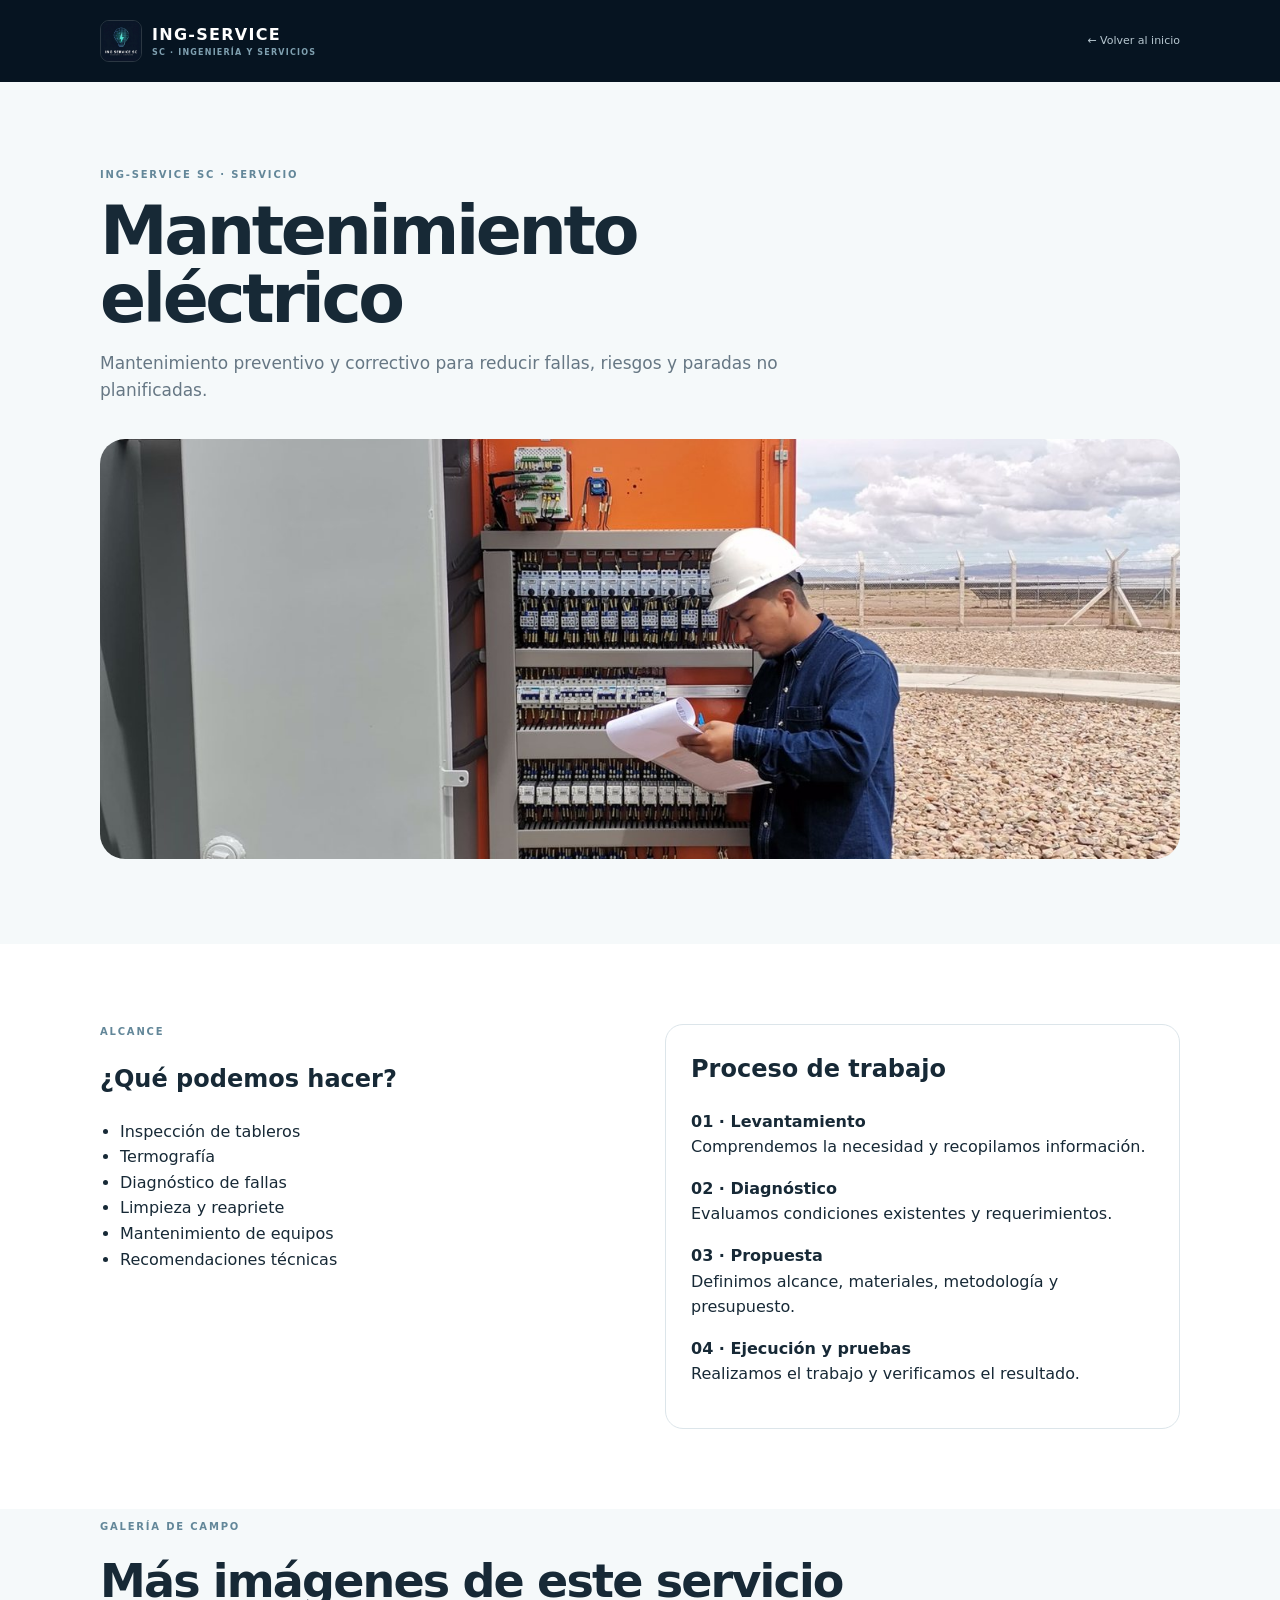
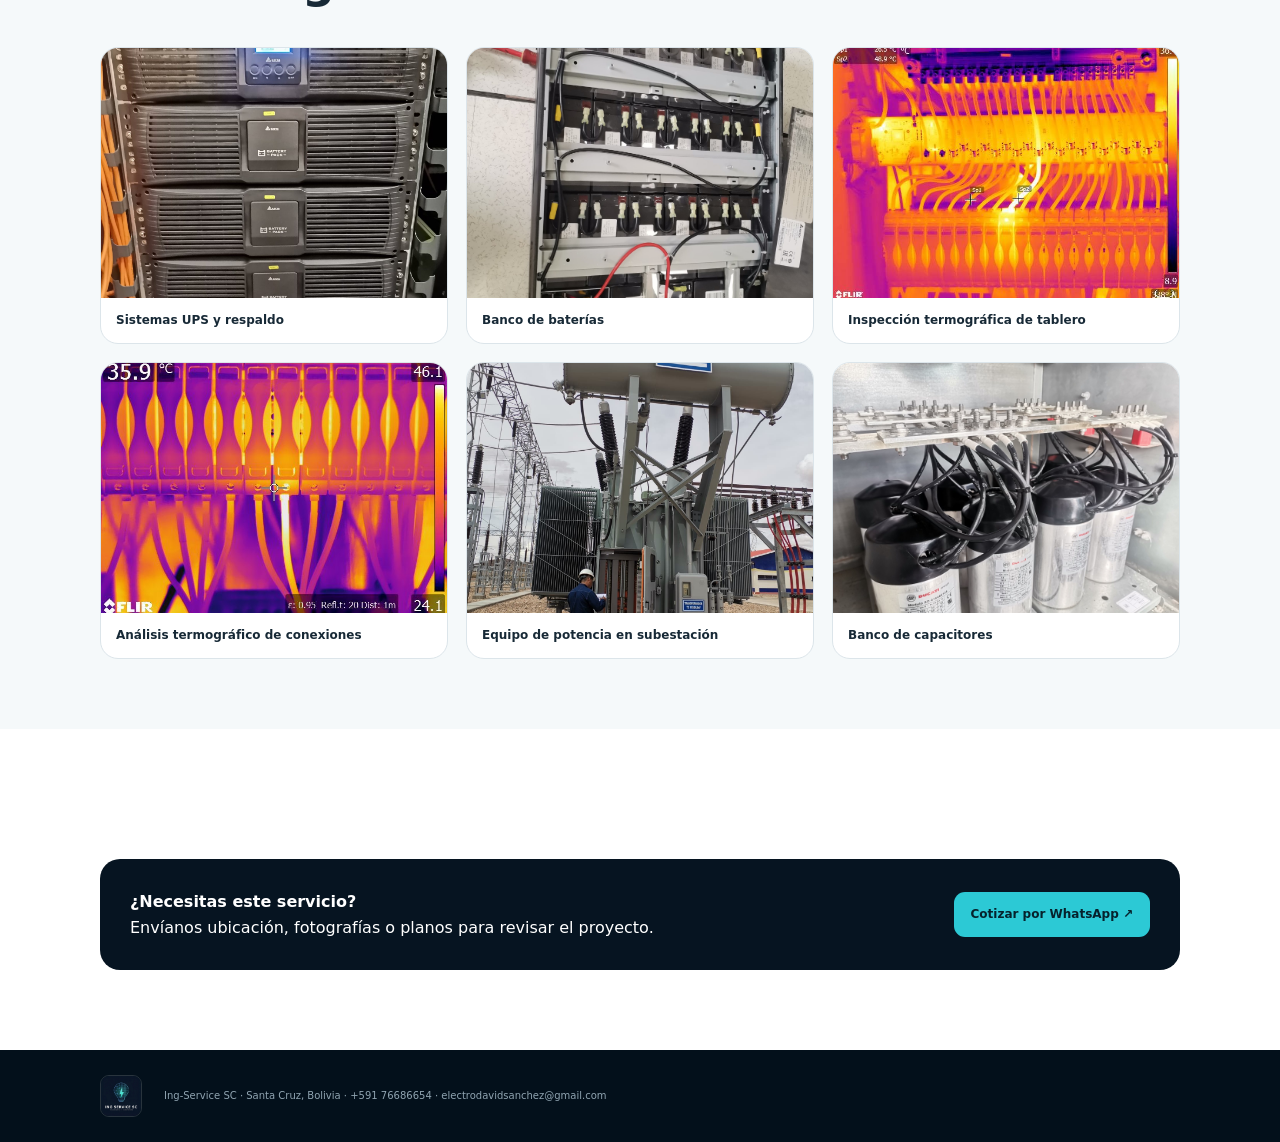
<file: servicios/mantenimiento-electrico.html>
<!doctype html>
<html lang="es">
<head>
<meta charset="utf-8"><meta name="viewport" content="width=device-width,initial-scale=1">
<meta name="description" content="Mantenimiento eléctrico | Ing-Service SC en Santa Cruz, Bolivia.">
<meta name="robots" content="index,follow">
<title>Mantenimiento eléctrico | Ing-Service SC</title>
<link rel="icon" href="../assets/favicon.png" type="image/png"><link rel="stylesheet" href="../subpage.css">
<script type="application/ld+json">{"@context":"https://schema.org","@type":"Service","name":"Mantenimiento eléctrico","provider":{"@type":"LocalBusiness","name":"Ing-Service SC"},"areaServed":"Santa Cruz de la Sierra, Bolivia"}</script>
</head>
<body>
<header class="bar"><div class="container bar-inner"><a class="logo" href="../"><img class="sub-logo-img" src="../assets/logo-ing-service.jpg" alt="Logo Ing-Service SC"><span>ING-SERVICE <small>SC · INGENIERÍA Y SERVICIOS</small></span></a><a class="back" href="../">← Volver al inicio</a></div></header>
<main>
<section class="hero"><div class="container"><div class="eyebrow">ING-SERVICE SC · SERVICIO</div><h1>Mantenimiento eléctrico</h1><p>Mantenimiento preventivo y correctivo para reducir fallas, riesgos y paradas no planificadas.</p><div class="hero-img"><img src="../assets/mantenimiento-02.jpg" alt="Tablero eléctrico industrial · Ing-Service SC"></div></div></section>
<section class="content"><div class="container grid"><div><div class="eyebrow">ALCANCE</div><h2>¿Qué podemos hacer?</h2><ul class="list"><li>Inspección de tableros</li><li>Termografía</li><li>Diagnóstico de fallas</li><li>Limpieza y reapriete</li><li>Mantenimiento de equipos</li><li>Recomendaciones técnicas</li></ul></div><div class="card"><h2>Proceso de trabajo</h2><p><b>01 · Levantamiento</b><br>Comprendemos la necesidad y recopilamos información.</p><p><b>02 · Diagnóstico</b><br>Evaluamos condiciones existentes y requerimientos.</p><p><b>03 · Propuesta</b><br>Definimos alcance, materiales, metodología y presupuesto.</p><p><b>04 · Ejecución y pruebas</b><br>Realizamos el trabajo y verificamos el resultado.</p></div></div></section>
<section class="gallery-section"><div class="container"><div class="eyebrow">GALERÍA DE CAMPO</div><h2>Más imágenes de este servicio</h2><div class="gallery-grid-sub"><figure><img src="../assets/mantenimiento-03.jpg" alt="Sistemas UPS y respaldo · Ing-Service SC" loading="lazy"><figcaption>Sistemas UPS y respaldo</figcaption></figure><figure><img src="../assets/mantenimiento-04.jpg" alt="Banco de baterías · Ing-Service SC" loading="lazy"><figcaption>Banco de baterías</figcaption></figure><figure><img src="../assets/termografia-01.jpg" alt="Inspección termográfica de tablero · Ing-Service SC" loading="lazy"><figcaption>Inspección termográfica de tablero</figcaption></figure><figure><img src="../assets/termografia-02.jpg" alt="Análisis termográfico de conexiones · Ing-Service SC" loading="lazy"><figcaption>Análisis termográfico de conexiones</figcaption></figure><figure><img src="../assets/mantenimiento-01.jpg" alt="Equipo de potencia en subestación · Ing-Service SC" loading="lazy"><figcaption>Equipo de potencia en subestación</figcaption></figure><figure><img src="../assets/mantenimiento-05.jpg" alt="Banco de capacitores · Ing-Service SC" loading="lazy"><figcaption>Banco de capacitores</figcaption></figure></div></div></section>
<section class="content"><div class="container cta"><div><strong>¿Necesitas este servicio?</strong><br><span>Envíanos ubicación, fotografías o planos para revisar el proyecto.</span></div><a class="btn" href="https://wa.me/59176686654?text=Hola%20Ing-Service%20SC,%20quiero%20cotizar%20el%20servicio%20de%20Mantenimiento%20eléctrico." target="_blank" rel="noopener">Cotizar por WhatsApp ↗</a></div></section>
</main>
<footer class="footer"><div class="container footer-brand"><img class="sub-logo-img" src="../assets/logo-ing-service.jpg" alt="Logo Ing-Service SC"><div>Ing-Service SC · Santa Cruz, Bolivia · +591 76686654 · electrodavidsanchez@gmail.com</div></div></footer>
</body></html>
</file>
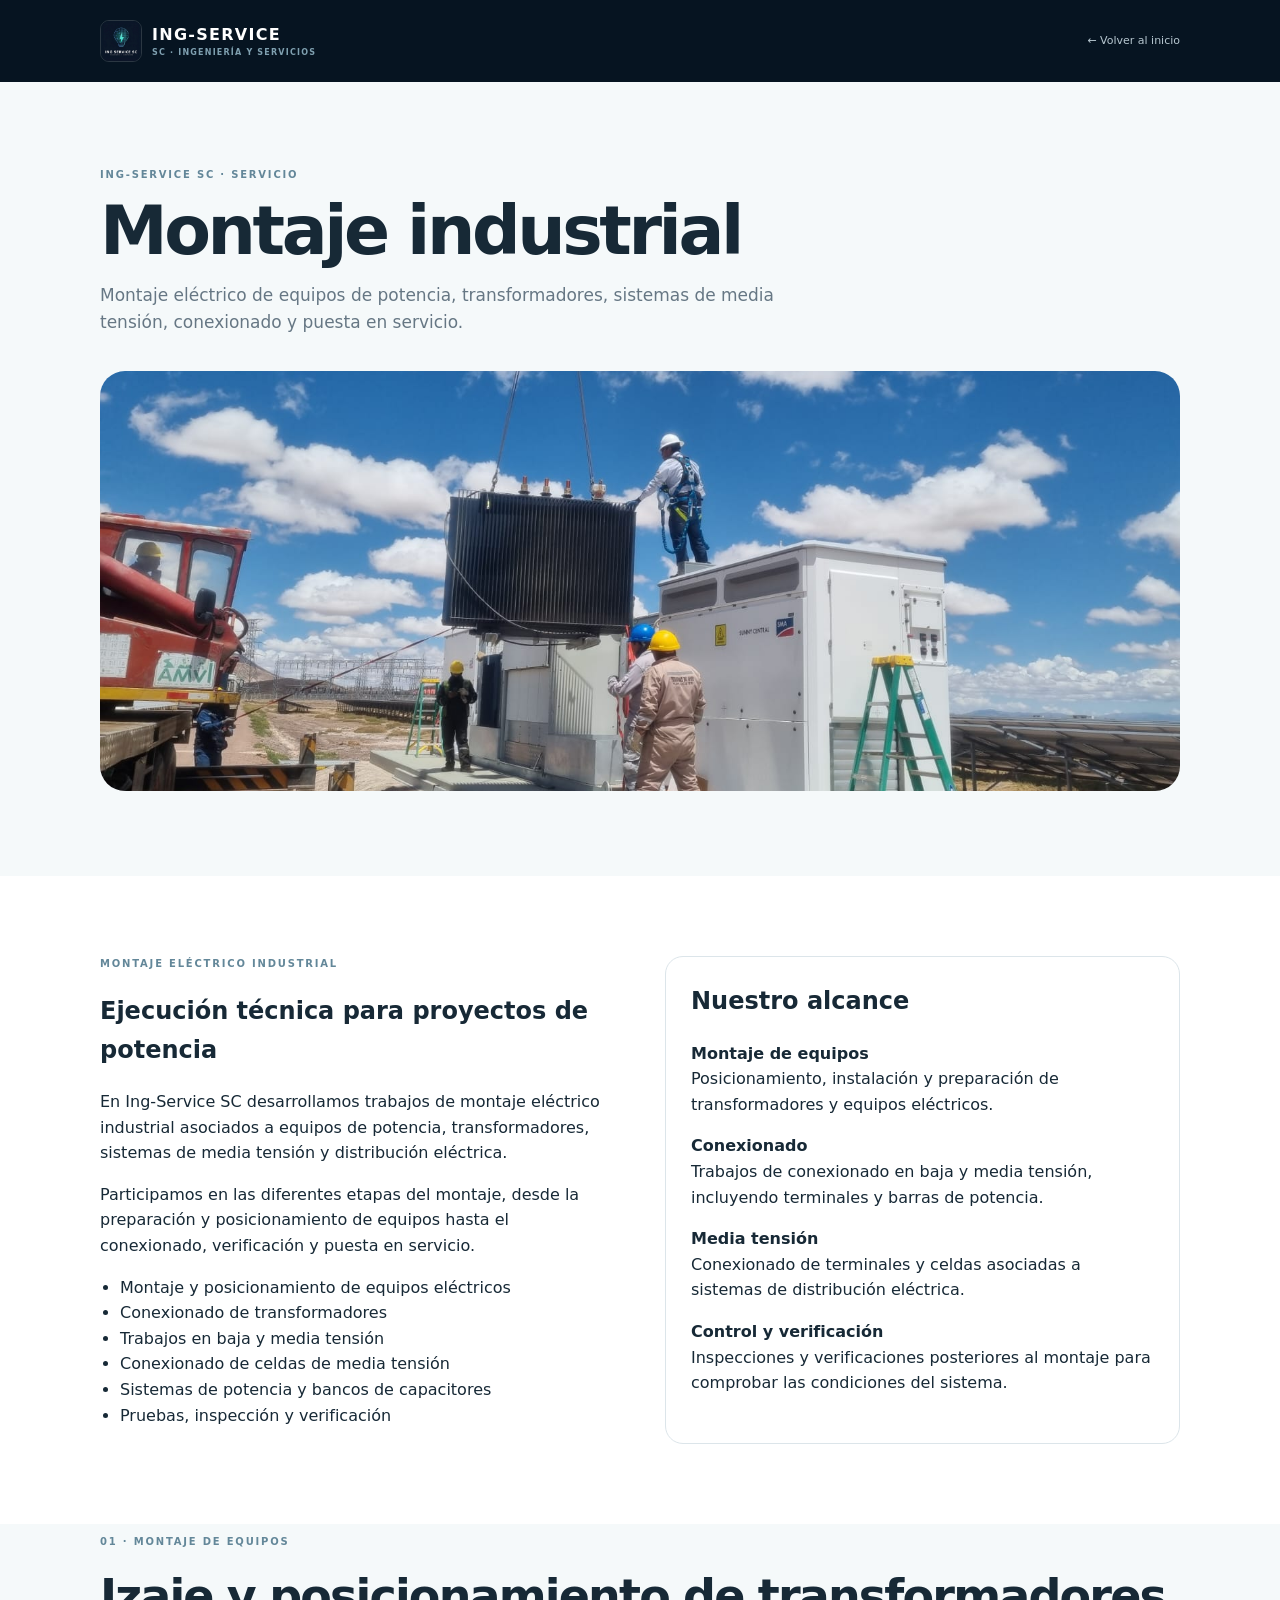
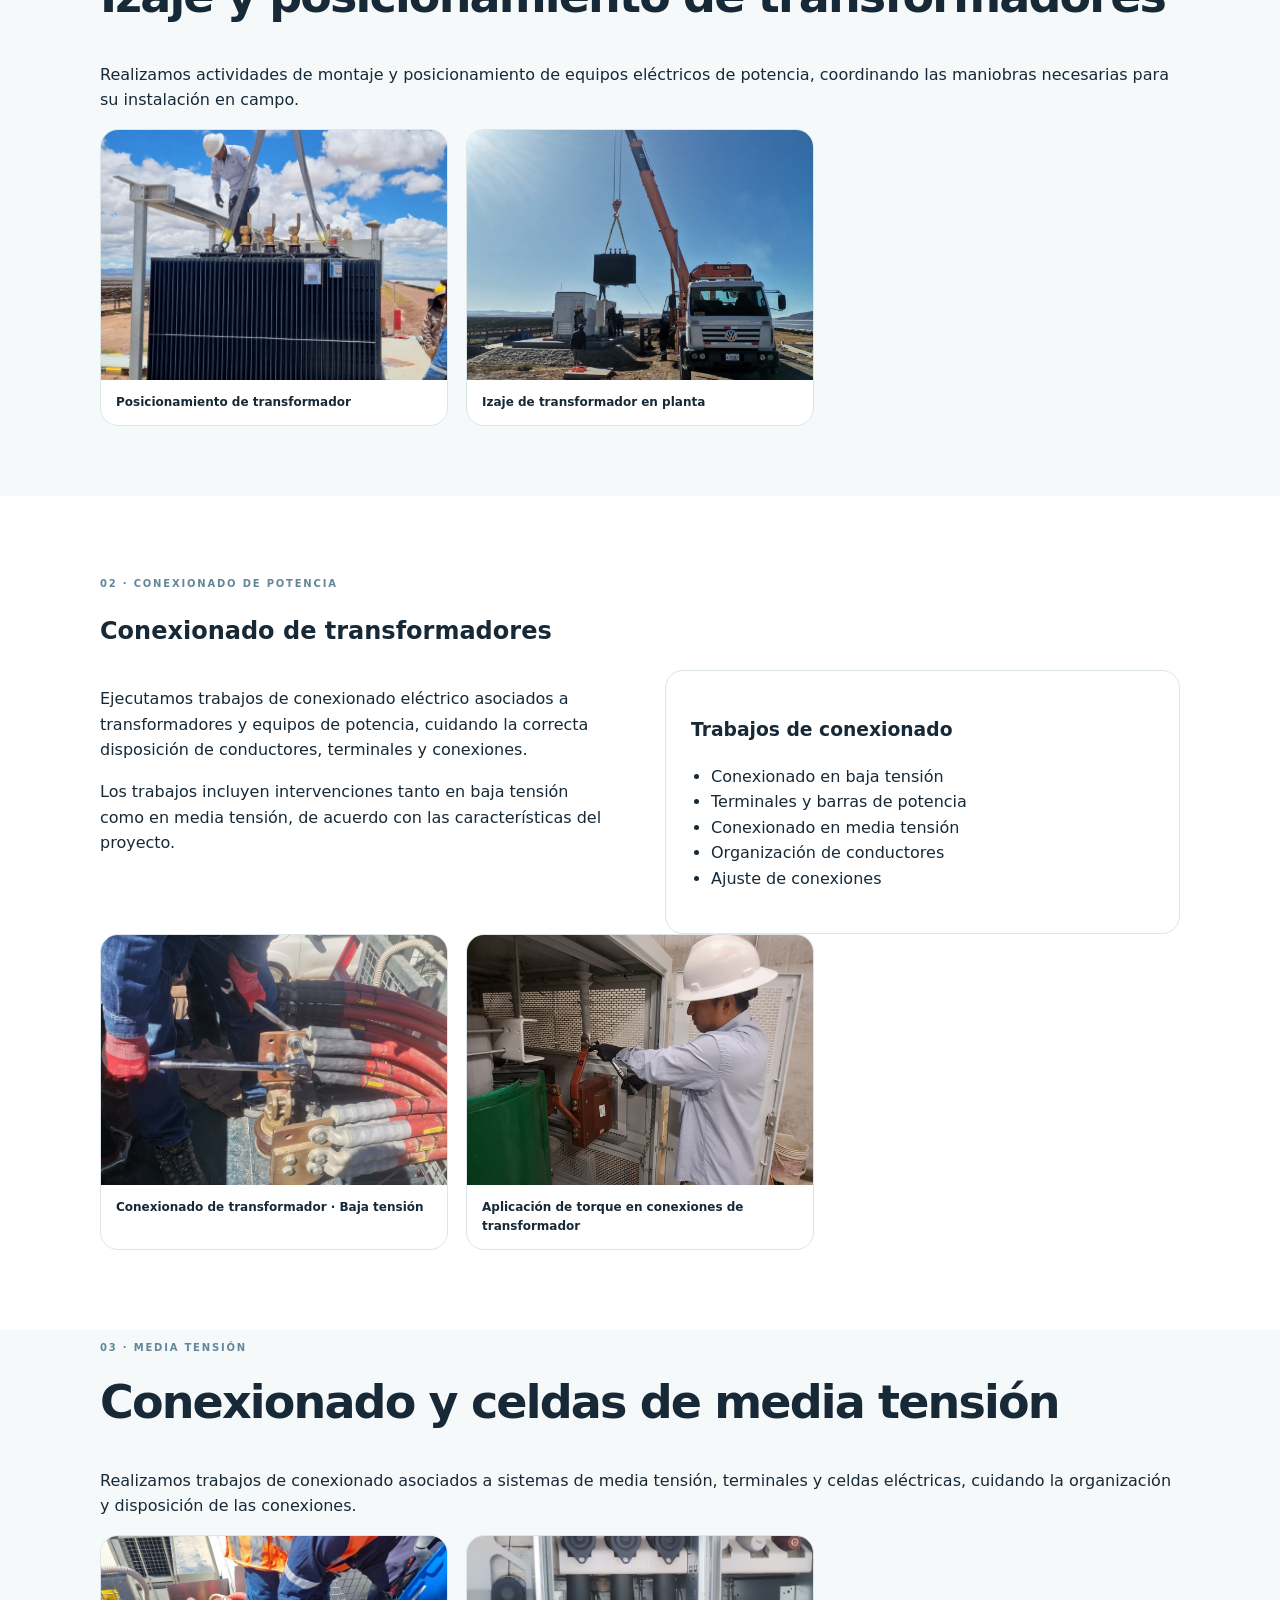
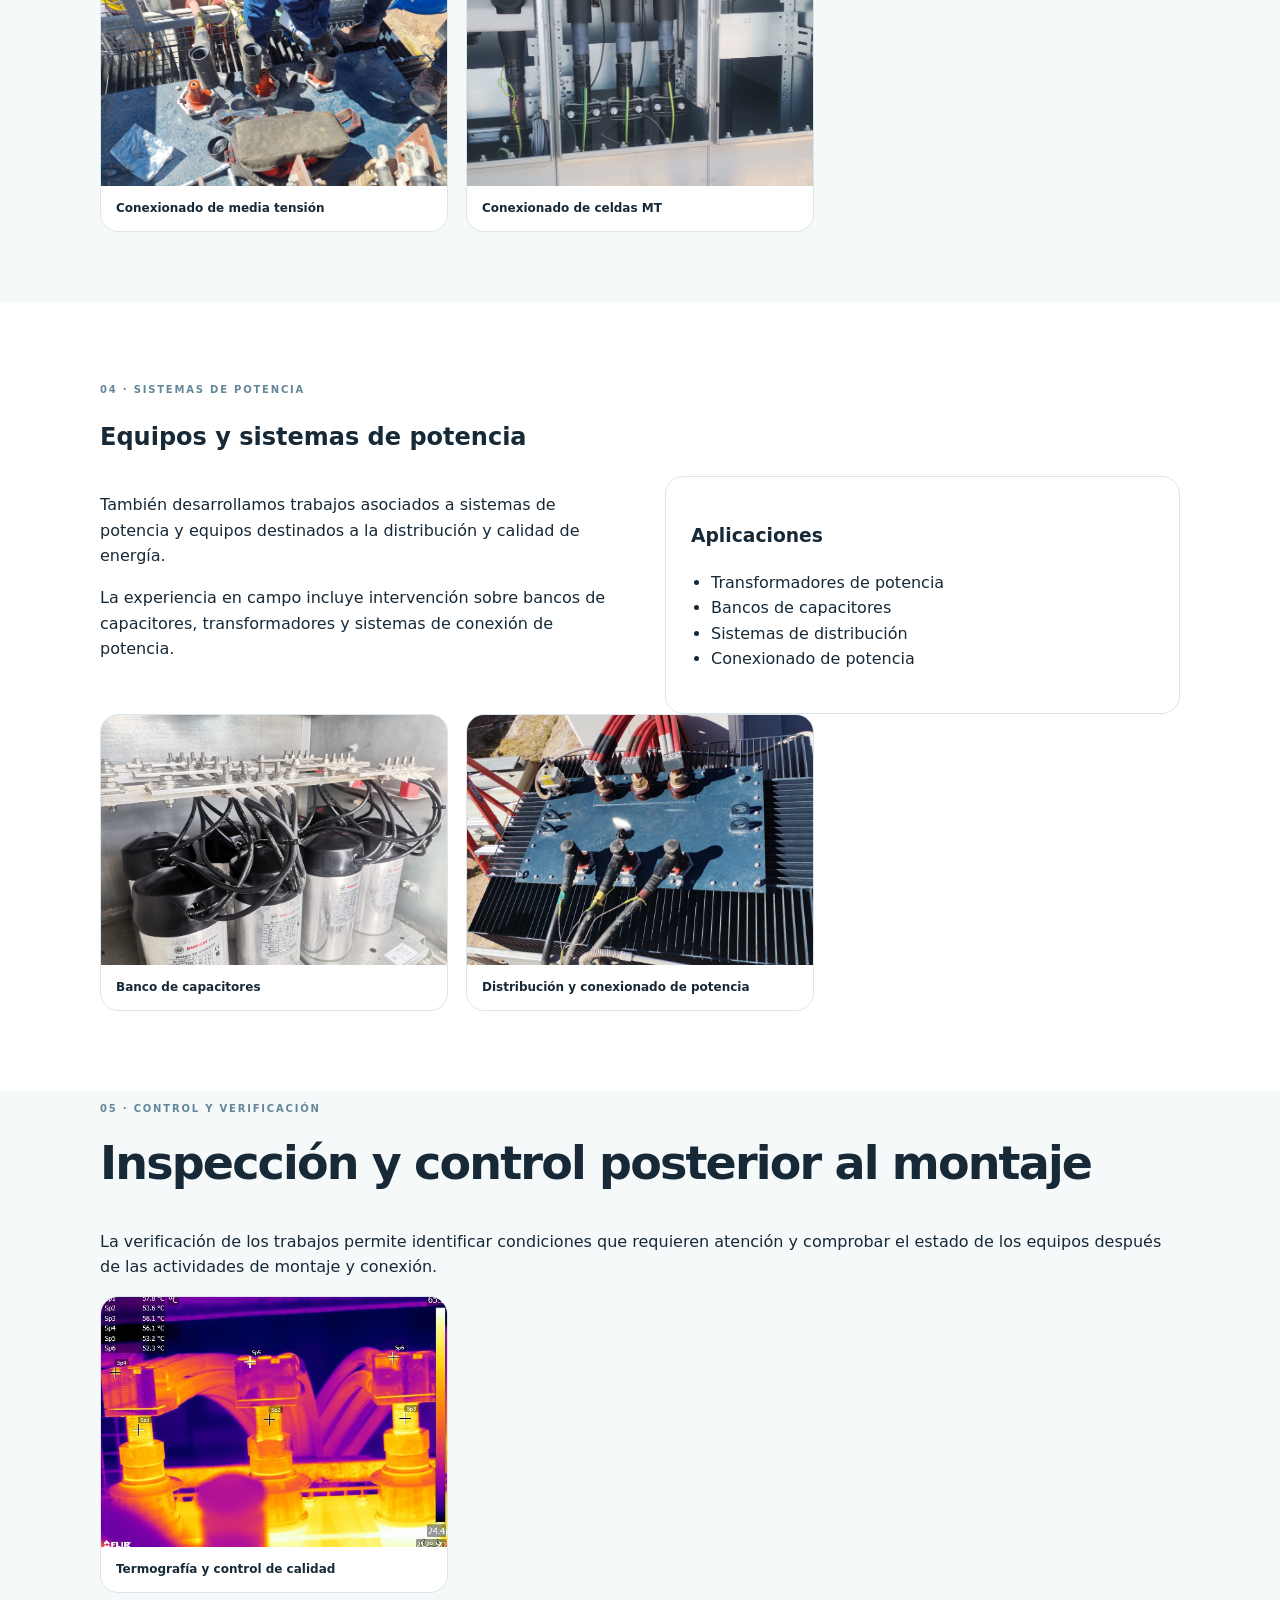
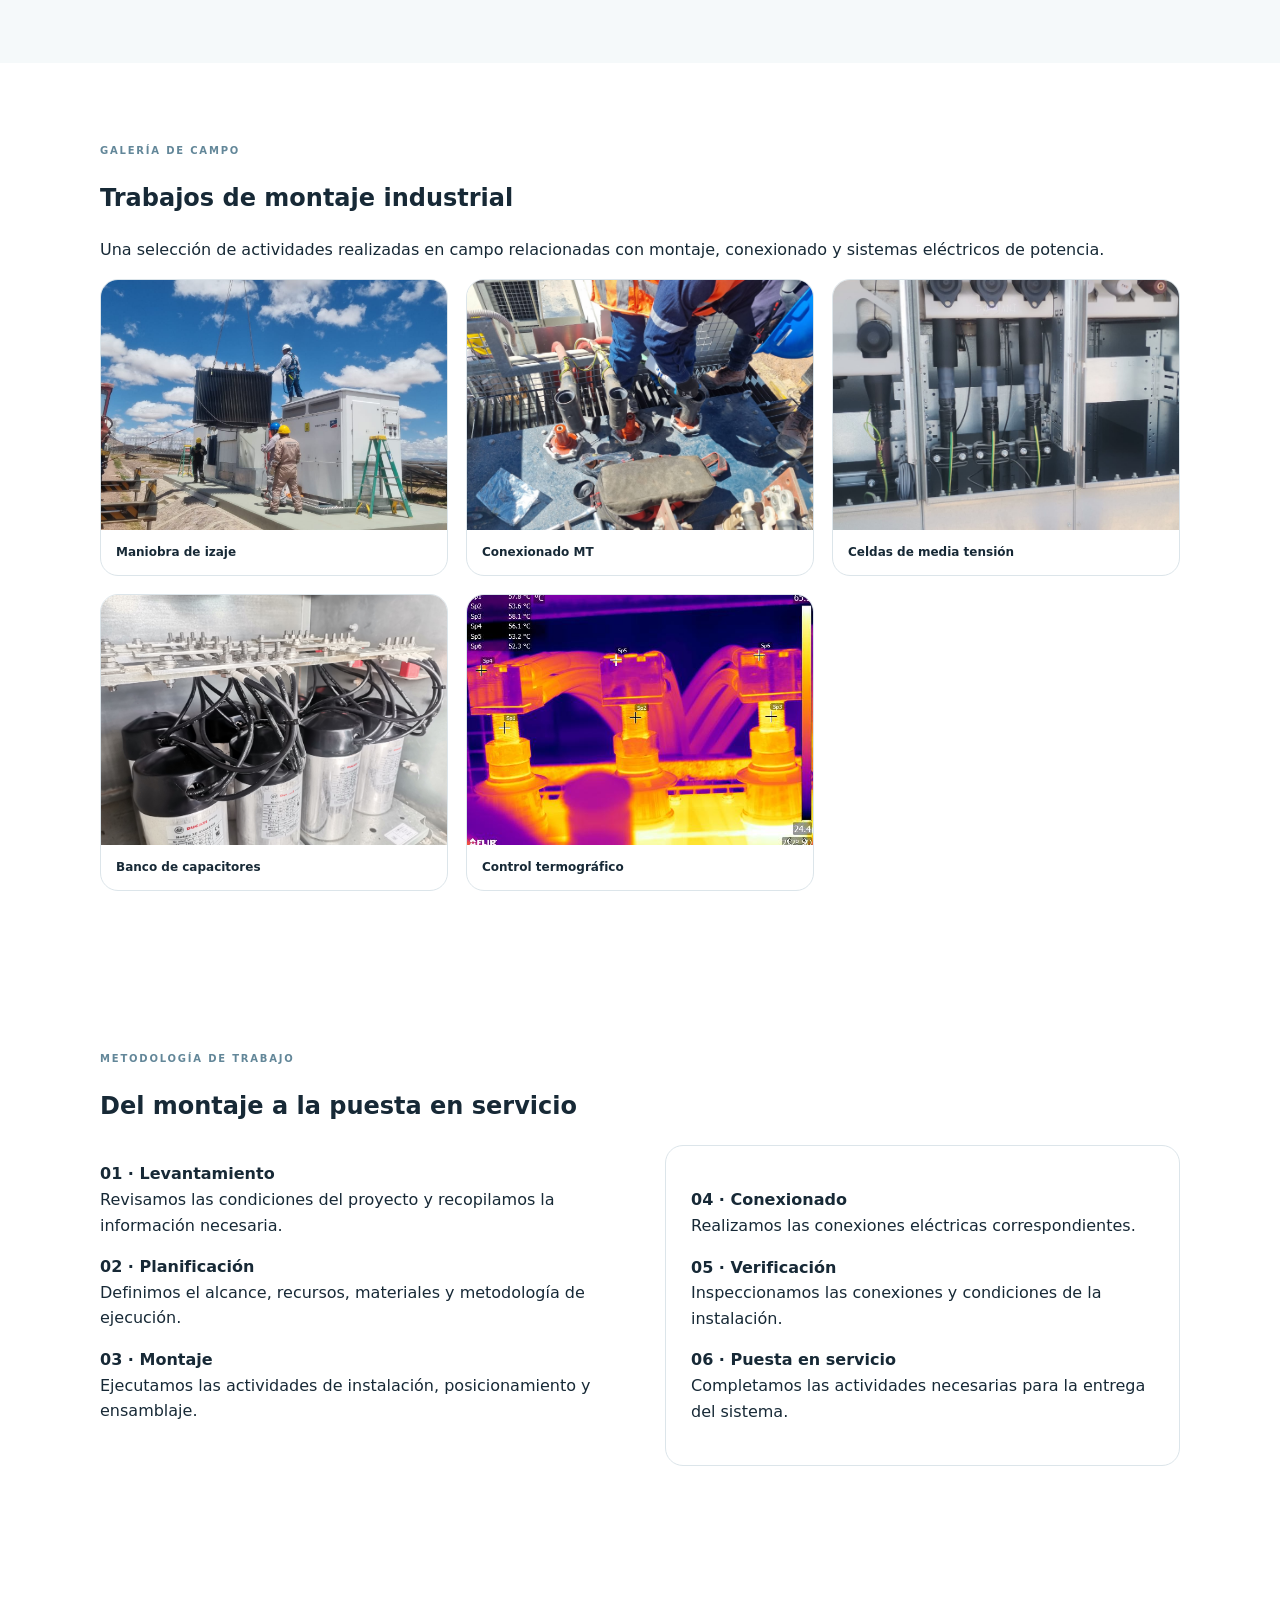
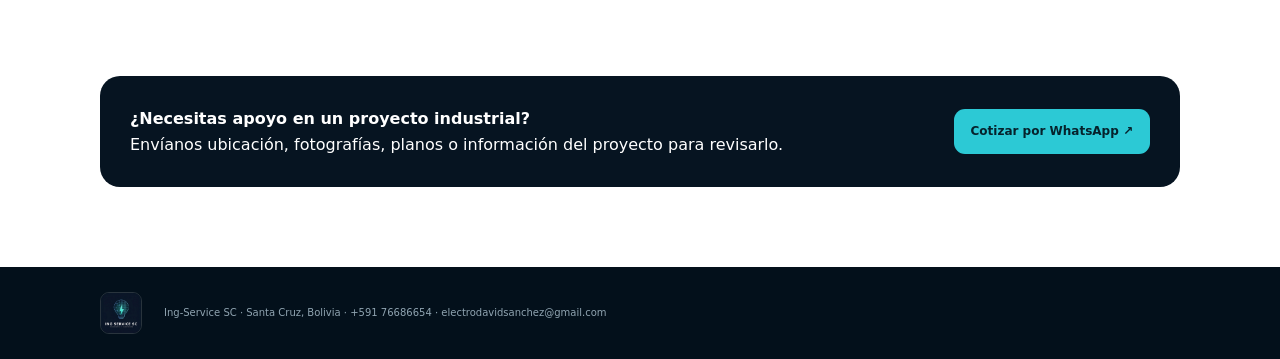
<file: servicios/montaje-industrial.html>
<!doctype html>
<html lang="es">

<head>

<meta charset="utf-8">
<meta name="viewport" content="width=device-width,initial-scale=1">

<meta name="description" content="Montaje industrial eléctrico | Ing-Service SC en Santa Cruz, Bolivia. Montaje de transformadores, conexionado BT y MT, celdas de media tensión, sistemas de potencia, pruebas y puesta en marcha.">

<meta name="robots" content="index,follow">

<title>Montaje industrial | Ing-Service SC</title>

<link rel="icon" href="../assets/favicon.png" type="image/png">
<link rel="stylesheet" href="../subpage.css">

<script type="application/ld+json">
{
  "@context": "https://schema.org",
  "@type": "Service",
  "name": "Montaje industrial",
  "description": "Montaje eléctrico industrial, instalación y conexionado de transformadores, equipos de potencia, celdas de media tensión, sistemas eléctricos, pruebas y puesta en marcha.",
  "provider": {
    "@type": "LocalBusiness",
    "name": "Ing-Service SC"
  },
  "areaServed": "Santa Cruz de la Sierra, Bolivia"
}
</script>

</head>

<body>

<header class="bar">

  <div class="container bar-inner">

    <a class="logo" href="../">

      <img
        class="sub-logo-img"
        src="../assets/logo-ing-service.jpg"
        alt="Logo Ing-Service SC">

      <span>
        ING-SERVICE
        <small>SC · INGENIERÍA Y SERVICIOS</small>
      </span>

    </a>

    <a class="back" href="../">
      ← Volver al inicio
    </a>

  </div>

</header>

<main>

<!-- HERO -->

<section class="hero">

  <div class="container">

    <div class="eyebrow">
      ING-SERVICE SC · SERVICIO
    </div>

    <h1>
      Montaje industrial
    </h1>

    <p>
      Montaje eléctrico de equipos de potencia,
      transformadores, sistemas de media tensión,
      conexionado y puesta en servicio.
    </p>

    <div class="hero-img">

      <img
        src="../assets/montaje-industrial/izaje-de-transformador3.jpeg"
        alt="Izaje de transformador en instalación industrial · Ing-Service SC">

    </div>

  </div>

</section>


<!-- PRESENTACIÓN -->

<section class="content">

  <div class="container grid">

    <div>

      <div class="eyebrow">
        MONTAJE ELÉCTRICO INDUSTRIAL
      </div>

      <h2>
        Ejecución técnica para proyectos de potencia
      </h2>

      <p>
        En Ing-Service SC desarrollamos trabajos de montaje
        eléctrico industrial asociados a equipos de potencia,
        transformadores, sistemas de media tensión y
        distribución eléctrica.
      </p>

      <p>
        Participamos en las diferentes etapas del montaje,
        desde la preparación y posicionamiento de equipos
        hasta el conexionado, verificación y puesta en
        servicio.
      </p>

      <ul class="list">

        <li>Montaje y posicionamiento de equipos eléctricos</li>

        <li>Conexionado de transformadores</li>

        <li>Trabajos en baja y media tensión</li>

        <li>Conexionado de celdas de media tensión</li>

        <li>Sistemas de potencia y bancos de capacitores</li>

        <li>Pruebas, inspección y verificación</li>

      </ul>

    </div>


    <div class="card">

      <h2>
        Nuestro alcance
      </h2>

      <p>
        <b>Montaje de equipos</b><br>
        Posicionamiento, instalación y preparación de
        transformadores y equipos eléctricos.
      </p>

      <p>
        <b>Conexionado</b><br>
        Trabajos de conexionado en baja y media tensión,
        incluyendo terminales y barras de potencia.
      </p>

      <p>
        <b>Media tensión</b><br>
        Conexionado de terminales y celdas asociadas
        a sistemas de distribución eléctrica.
      </p>

      <p>
        <b>Control y verificación</b><br>
        Inspecciones y verificaciones posteriores al
        montaje para comprobar las condiciones del sistema.
      </p>

    </div>

  </div>

</section>


<!-- 01 MONTAJE DE EQUIPOS -->

<section class="gallery-section">

  <div class="container">

    <div class="eyebrow">
      01 · MONTAJE DE EQUIPOS
    </div>

    <h2>
      Izaje y posicionamiento de transformadores
    </h2>

    <p>
      Realizamos actividades de montaje y posicionamiento
      de equipos eléctricos de potencia, coordinando las
      maniobras necesarias para su instalación en campo.
    </p>

    <div class="gallery-grid-sub">

      <figure>

        <img
          src="../assets/montaje-industrial/posicionamineto-de-transformador.jpeg"
          alt="Posicionamiento de transformador sobre bancada · Ing-Service SC"
          loading="lazy">

        <figcaption>
          Posicionamiento de transformador
        </figcaption>

      </figure>


      <figure>

        <img
          src="../assets/montaje-industrial/izaje-de-transformador2.jpeg"
          alt="Izaje de transformador en planta industrial · Ing-Service SC"
          loading="lazy">

        <figcaption>
          Izaje de transformador en planta
        </figcaption>

      </figure>

    </div>

  </div>

</section>


<!-- 02 CONEXIONADO -->

<section class="content">

  <div class="container">

    <div class="eyebrow">
      02 · CONEXIONADO DE POTENCIA
    </div>

    <h2>
      Conexionado de transformadores
    </h2>

    <div class="grid">

      <div>

        <p>
          Ejecutamos trabajos de conexionado eléctrico
          asociados a transformadores y equipos de potencia,
          cuidando la correcta disposición de conductores,
          terminales y conexiones.
        </p>

        <p>
          Los trabajos incluyen intervenciones tanto en
          baja tensión como en media tensión, de acuerdo
          con las características del proyecto.
        </p>

      </div>


      <div class="card">

        <h3>
          Trabajos de conexionado
        </h3>

        <ul class="list">

          <li>Conexionado en baja tensión</li>

          <li>Terminales y barras de potencia</li>

          <li>Conexionado en media tensión</li>

          <li>Organización de conductores</li>

          <li>Ajuste de conexiones</li>

        </ul>

      </div>

    </div>


    <div class="gallery-grid-sub">

      <figure>

        <img
          src="../assets/montaje-industrial/conexionado-de-transformador-bt.jpeg"
          alt="Conexionado de transformador en baja tensión · Ing-Service SC"
          loading="lazy">

        <figcaption>
          Conexionado de transformador · Baja tensión
        </figcaption>

      </figure>


      <figure>

  <img
    src="../assets/montaje-industrial/torqueado-transformador.jpeg"
    alt="Aplicación de Torque en conexiones de transformador · Ing-Service SC"
    loading="lazy">

  <figcaption>
    Aplicación de torque en conexiones de transformador
  </figcaption>

</figure>

    </div>

  </div>

</section>


<!-- 03 MEDIA TENSIÓN -->

<section class="gallery-section">

  <div class="container">

    <div class="eyebrow">
      03 · MEDIA TENSIÓN
    </div>

    <h2>
      Conexionado y celdas de media tensión
    </h2>

    <p>
      Realizamos trabajos de conexionado asociados a
      sistemas de media tensión, terminales y celdas
      eléctricas, cuidando la organización y disposición
      de las conexiones.
    </p>


    <div class="gallery-grid-sub">

      <figure>

        <img
          src="../assets/montaje-industrial/conexionado-de-transformador-terminales-mt.jpeg"
          alt="Conexionado de terminales de media tensión · Ing-Service SC"
          loading="lazy">

        <figcaption>
          Conexionado de media tensión
        </figcaption>

      </figure>


      <figure>

        <img
          src="../assets/montaje-industrial/conexion-de-terminales-a-celdas-mt.jpeg"
          alt="Conexionado de terminales a celdas de media tensión · Ing-Service SC"
          loading="lazy">

        <figcaption>
          Conexionado de celdas MT
        </figcaption>

      </figure>

    </div>

  </div>

</section>


<!-- 04 SISTEMAS DE POTENCIA -->

<section class="content">

  <div class="container">

    <div class="eyebrow">
      04 · SISTEMAS DE POTENCIA
    </div>

    <h2>
      Equipos y sistemas de potencia
    </h2>

    <div class="grid">

      <div>

        <p>
          También desarrollamos trabajos asociados a
          sistemas de potencia y equipos destinados a la
          distribución y calidad de energía.
        </p>

        <p>
          La experiencia en campo incluye intervención
          sobre bancos de capacitores, transformadores y
          sistemas de conexión de potencia.
        </p>

      </div>


      <div class="card">

        <h3>
          Aplicaciones
        </h3>

        <ul class="list">

          <li>Transformadores de potencia</li>

          <li>Bancos de capacitores</li>

          <li>Sistemas de distribución</li>

          <li>Conexionado de potencia</li>

        </ul>

      </div>

    </div>


    <div class="gallery-grid-sub">

      <figure>

        <img
          src="../assets/montaje-industrial/limpieza-banco-de-capacitores.jpg"
          alt="Banco de capacitores en instalación industrial · Ing-Service SC"
          loading="lazy">

        <figcaption>
          Banco de capacitores
        </figcaption>

      </figure>


      <figure>

        <img
          src="../assets/montaje-industrial/conexionado-de-transformador.jpeg"
          alt="Conexionado de transformador y distribución de fases · Ing-Service SC"
          loading="lazy">

        <figcaption>
          Distribución y conexionado de potencia
        </figcaption>

      </figure>

    </div>

  </div>

</section>


<!-- 05 CONTROL -->

<section class="gallery-section">

  <div class="container">

    <div class="eyebrow">
      05 · CONTROL Y VERIFICACIÓN
    </div>

    <h2>
      Inspección y control posterior al montaje
    </h2>

    <p>
      La verificación de los trabajos permite identificar
      condiciones que requieren atención y comprobar el
      estado de los equipos después de las actividades
      de montaje y conexión.
    </p>


    <div class="gallery-grid-sub">

      <figure>

        <img
          src="../assets/montaje-industrial/termografia-terminal-pfister4.jpeg"
          alt="Termografía de terminal eléctrico para control posterior al montaje · Ing-Service SC"
          loading="lazy">

        <figcaption>
          Termografía y control de calidad
        </figcaption>

      </figure>

    </div>

  </div>

</section>


<!-- GALERÍA GENERAL -->

<section class="content">

  <div class="container">

    <div class="eyebrow">
      GALERÍA DE CAMPO
    </div>

    <h2>
      Trabajos de montaje industrial
    </h2>

    <p>
      Una selección de actividades realizadas en campo
      relacionadas con montaje, conexionado y sistemas
      eléctricos de potencia.
    </p>


    <div class="gallery-grid-sub">

      <figure>

        <img
          src="../assets/montaje-industrial/izaje-de-transformador3.jpeg"
          alt="Izaje de transformador en planta industrial · Ing-Service SC"
          loading="lazy">

        <figcaption>
          Maniobra de izaje
        </figcaption>

      </figure>


      <figure>

        <img
          src="../assets/montaje-industrial/conexionado-de-transformador-terminales-mt.jpeg"
          alt="Trabajo de conexionado de media tensión · Ing-Service SC"
          loading="lazy">

        <figcaption>
          Conexionado MT
        </figcaption>

      </figure>


      <figure>

        <img
          src="../assets/montaje-industrial/conexion-de-terminales-a-celdas-mt.jpeg"
          alt="Celdas de media tensión · Ing-Service SC"
          loading="lazy">

        <figcaption>
          Celdas de media tensión
        </figcaption>

      </figure>


      <figure>

        <img
          src="../assets/montaje-industrial/limpieza-banco-de-capacitores.jpg"
          alt="Banco de capacitores · Ing-Service SC"
          loading="lazy">

        <figcaption>
          Banco de capacitores
        </figcaption>

      </figure>


      <figure>

        <img
          src="../assets/montaje-industrial/termografia-terminal-pfister4.jpeg"
          alt="Control termográfico de instalación eléctrica · Ing-Service SC"
          loading="lazy">

        <figcaption>
          Control termográfico
        </figcaption>

      </figure>

    </div>

  </div>

</section>


<!-- PROCESO -->

<section class="content">

  <div class="container">

    <div class="eyebrow">
      METODOLOGÍA DE TRABAJO
    </div>

    <h2>
      Del montaje a la puesta en servicio
    </h2>


    <div class="grid">

      <div>

        <p>
          <b>01 · Levantamiento</b><br>
          Revisamos las condiciones del proyecto y
          recopilamos la información necesaria.
        </p>

        <p>
          <b>02 · Planificación</b><br>
          Definimos el alcance, recursos, materiales
          y metodología de ejecución.
        </p>

        <p>
          <b>03 · Montaje</b><br>
          Ejecutamos las actividades de instalación,
          posicionamiento y ensamblaje.
        </p>

      </div>


      <div class="card">

        <p>
          <b>04 · Conexionado</b><br>
          Realizamos las conexiones eléctricas
          correspondientes.
        </p>

        <p>
          <b>05 · Verificación</b><br>
          Inspeccionamos las conexiones y condiciones
          de la instalación.
        </p>

        <p>
          <b>06 · Puesta en servicio</b><br>
          Completamos las actividades necesarias para
          la entrega del sistema.
        </p>

      </div>

    </div>

  </div>

</section>


<!-- CTA -->

<section class="content">

  <div class="container cta">

    <div>

      <strong>
        ¿Necesitas apoyo en un proyecto industrial?
      </strong>

      <br>

      <span>
        Envíanos ubicación, fotografías, planos o
        información del proyecto para revisarlo.
      </span>

    </div>


    <a
      class="btn"
      href="https://wa.me/59176686654?text=Hola%20Ing-Service%20SC,%20quiero%20cotizar%20el%20servicio%20de%20Montaje%20industrial."
      target="_blank"
      rel="noopener">

      Cotizar por WhatsApp ↗

    </a>

  </div>

</section>

</main>


<footer class="footer">

  <div class="container footer-brand">

    <img
      class="sub-logo-img"
      src="../assets/logo-ing-service.jpg"
      alt="Logo Ing-Service SC">

    <div>
      Ing-Service SC · Santa Cruz, Bolivia ·
      +591 76686654 · electrodavidsanchez@gmail.com
    </div>

  </div>

</footer>

</body>
</html>
</file>
<file: styles.css>
:root{--ink:#061421;--ink2:#0b2030;--cyan:#2cc9d5;--cyan2:#7ce5eb;--accent:#f2c84b;--paper:#f7fafb;--white:#fff;--text:#172936;--muted:#667784;--line:#dce5ea;--shadow:0 22px 70px rgba(7,25,40,.12);--radius:22px}*{box-sizing:border-box}html{scroll-behavior:smooth}body{margin:0;color:var(--text);background:#fff;font-family:Inter,ui-sans-serif,system-ui,-apple-system,BlinkMacSystemFont,"Segoe UI",sans-serif;line-height:1.5}a{color:inherit;text-decoration:none}img{max-width:100%}.container{width:min(1160px,calc(100% - 40px));margin:auto}.topline{background:#03101b;color:#8fa5b5;font-size:10px;letter-spacing:.13em}.top-inner{min-height:32px;display:flex;justify-content:space-between;align-items:center}.top-inner a{color:#dce9ef}.site-header{height:82px;background:rgba(6,20,33,.96);color:#fff;position:sticky;top:0;z-index:50;border-bottom:1px solid #1d3446;backdrop-filter:blur(12px)}.nav-wrap{height:100%;display:flex;align-items:center;justify-content:space-between}.brand{display:flex;align-items:center;gap:10px}.brand-mark{width:37px;height:37px;border:1px solid #4e7185;border-radius:10px;display:grid;place-items:center;font-size:13px;font-weight:900;color:var(--cyan);letter-spacing:-.08em}.brand strong{display:block;font-size:15px;letter-spacing:.08em}.brand small{display:block;color:#8da2b0;font-size:8px;letter-spacing:.13em;margin-top:2px}.nav{display:flex;align-items:center;gap:25px;font-size:12px;font-weight:700}.nav>a:not(.nav-cta){color:#b8c8d2}.nav>a:hover{color:#fff}.nav-cta{padding:11px 15px;border:1px solid #365266;border-radius:999px;background:#102b3d;color:#fff}.nav-cta span{color:var(--cyan)}.menu-btn{display:none;background:none;border:0;color:#fff;font-size:25px}.hero{background:var(--ink);color:#fff;position:relative;overflow:hidden}.hero-glow{position:absolute;width:600px;height:600px;right:-180px;top:-180px;background:radial-gradient(circle,rgba(44,201,213,.16),transparent 68%)}.hero-grid{min-height:690px;display:grid;grid-template-columns:1.03fr .97fr;gap:55px;align-items:center;padding:75px 0}.eyebrow{font-size:10px;letter-spacing:.2em;font-weight:900;color:#668b9f}.hero .eyebrow{color:#75a5b9}.eyebrow span{display:inline-block;width:30px;height:1px;background:currentColor;vertical-align:middle;margin-right:9px}.hero h1{font-size:clamp(50px,6vw,78px);line-height:.98;letter-spacing:-.055em;max-width:750px;margin:18px 0}.hero h1 em,.ev-section h2 em{font-style:normal;color:var(--cyan)}.hero-copy>p{max-width:570px;color:#a9bac6;font-size:17px}.hero-actions{display:flex;gap:12px;margin:32px 0}.btn{display:inline-flex;align-items:center;justify-content:center;gap:13px;border:0;border-radius:12px;padding:14px 19px;font-size:12px;font-weight:900;cursor:pointer;transition:.2s}.btn:hover{transform:translateY(-2px)}.btn-primary{background:var(--cyan);color:#05212a;box-shadow:0 10px 30px rgba(44,201,213,.18)}.btn-outline{border:1px solid #3c586b;color:#fff;background:transparent}.btn-dark{background:var(--ink);color:#fff}.proof-row{display:flex;gap:25px;border-top:1px solid #263f51;padding-top:23px}.proof-row div{display:grid;gap:1px}.proof-row strong{font-size:20px}.proof-row span{font-size:9px;text-transform:uppercase;letter-spacing:.1em;color:#7f94a2}.hero-visual{position:relative;height:560px}.hero-main{position:absolute;right:7%;top:20px;width:74%;height:500px;border:7px solid rgba(255,255,255,.09);border-radius:30px;overflow:hidden;transform:rotate(2deg);box-shadow:0 35px 100px rgba(0,0,0,.35)}.hero-main img,.hero-side img{width:100%;height:100%;object-fit:cover}.hero-tag{position:absolute;left:18px;bottom:18px;padding:9px 12px;background:rgba(3,15,25,.88);border:1px solid #3c5262;border-radius:999px;font-size:9px;letter-spacing:.12em}.hero-tag i{display:inline-block;width:7px;height:7px;border-radius:50%;background:var(--cyan);margin-right:6px}.hero-side{position:absolute;left:0;bottom:5px;width:43%;height:220px;border:6px solid rgba(255,255,255,.1);border-radius:23px;overflow:hidden;transform:rotate(-6deg);box-shadow:0 25px 60px rgba(0,0,0,.28)}.hero-orbit{
  position:absolute;
  right:-2%;
  bottom:30px;
  width:118px;
  height:118px;
  border-radius:50%;
  background:#fff;
  display:grid;
  place-items:center;
  padding:10px;
  transform:rotate(8deg);
  box-shadow:0 20px 50px rgba(0,0,0,.3);
  border:4px solid rgba(255,255,255,.12);
  overflow:hidden;
}

.hero-orbit img{
  width:100%;
  height:100%;
  object-fit:contain;
  border-radius:50%;
  display:block;
}}.marquee{background:#fff;border-bottom:1px solid var(--line)}.marquee-inner{min-height:80px;display:flex;align-items:center;gap:27px;flex-wrap:wrap}.marquee-inner span{font-size:9px;color:#8897a1;font-weight:900;letter-spacing:.18em}.marquee-inner b{font-size:11px;color:#60717d;letter-spacing:.04em}.section{padding:110px 0}.section-head{display:grid;grid-template-columns:1.15fr .85fr;gap:70px;align-items:end;margin-bottom:45px}.section-head h2,.method-section h2,.faq-section h2,.contact-section h2{font-size:clamp(37px,4.5vw,58px);line-height:1.02;letter-spacing:-.05em;margin:12px 0 0}.section-head>p,.lead{font-size:15px;color:var(--muted);margin:0;max-width:520px}.service-grid{display:grid;grid-template-columns:repeat(3,1fr);gap:16px}.service-card{position:relative;min-height:295px;border:1px solid var(--line);border-radius:var(--radius);padding:29px;background:#fff;transition:.25s}.service-card:hover{transform:translateY(-6px);box-shadow:var(--shadow);border-color:#c5d6df}.service-feature{background:var(--ink);color:#fff;border-color:var(--ink)}.service-card .num{position:absolute;right:24px;top:23px;font-size:9px;color:#91a1ac;font-weight:900}.service-icon{font-size:29px;color:var(--cyan);margin-bottom:42px}.service-card h3{font-size:20px;margin:0 0 8px}.service-card p{font-size:13px;color:#70808d;margin:0 0 20px}.service-feature p{color:#b4c2cc}.service-card a{font-size:11px;font-weight:900;color:#0a6882}.service-feature a{color:var(--cyan)}.ev-section{background:var(--paper);padding:110px 0}.ev-grid{display:grid;grid-template-columns:1fr 1fr;gap:80px;align-items:center}.image-frame{position:relative}.image-frame>img{width:100%;height:540px;object-fit:cover;border-radius:28px;box-shadow:var(--shadow)}.floating-note{position:absolute;right:-22px;bottom:25px;background:var(--cyan);color:#06222c;border-radius:18px;padding:17px 20px;display:flex;gap:12px;align-items:center;box-shadow:0 18px 45px rgba(7,25,40,.2)}.floating-note strong{font-size:28px;line-height:1}.floating-note span{font-size:9px;text-transform:uppercase;letter-spacing:.12em;font-weight:900}.ev-section h2{font-size:clamp(38px,4.5vw,60px);line-height:1.02;letter-spacing:-.05em;margin:15px 0}.process-grid{display:grid;grid-template-columns:repeat(3,1fr);border-top:1px solid #d5e0e5;border-left:1px solid #d5e0e5;margin:28px 0}.process-grid div{padding:15px;border-right:1px solid #d5e0e5;border-bottom:1px solid #d5e0e5}.process-grid b{display:block;font-size:9px;color:#7a8d99}.process-grid span{font-size:12px;font-weight:900}.dark-section{background:var(--ink);color:#fff;padding:110px 0}.light .eyebrow{color:#6c98af}.light>p{color:#a3b4c0}.business-grid{display:grid;grid-template-columns:repeat(4,1fr);border-top:1px solid #294052;border-left:1px solid #294052}.business-grid>div{padding:28px;border-right:1px solid #294052;border-bottom:1px solid #294052;min-height:230px}.business-grid span{font-size:9px;color:#73a1b8;letter-spacing:.18em;font-weight:900}.business-grid h3{font-size:21px;margin:15px 0 8px}.business-grid p{font-size:13px;color:#9eafbb}.cta-band{margin-top:18px;border:1px solid #294052;border-radius:18px;padding:21px 24px;display:flex;justify-content:space-between;align-items:center;gap:20px}.cta-band strong,.cta-band span{display:block}.cta-band span{font-size:12px;color:#94a8b6;margin-top:3px}.project-grid{display:grid;grid-template-columns:repeat(3,1fr);gap:17px}.project{display:block;border:1px solid var(--line);border-radius:20px;overflow:hidden;background:#fff;transition:.25s}.project:hover{transform:translateY(-5px);box-shadow:var(--shadow)}.project img{width:100%;height:260px;object-fit:cover}.project>div{padding:19px}.project span{font-size:9px;letter-spacing:.15em;color:#6c8393;font-weight:900}.project h3{font-size:17px;line-height:1.25;margin:8px 0}.project small{font-size:10px;font-weight:900;color:#08708c}.method-section{background:var(--paper);padding:110px 0}.method-grid{display:grid;grid-template-columns:1.1fr .9fr;gap:80px;align-items:center}.method-section p{color:var(--muted);max-width:500px}.mini-stats{display:grid;grid-template-columns:repeat(3,1fr);margin-top:35px;border-top:1px solid #d7e1e6;border-left:1px solid #d7e1e6}.mini-stats div{padding:17px;border-right:1px solid #d7e1e6;border-bottom:1px solid #d7e1e6}.mini-stats b{display:block;color:#07809a;font-size:11px}.mini-stats span{font-size:11px;font-weight:900}.about-card{background:var(--ink);color:#fff;border-radius:25px;padding:38px;box-shadow:var(--shadow)}.about-card>span{font-size:9px;color:#72a6ba;letter-spacing:.2em;font-weight:900}.about-card h3{font-size:30px;line-height:1.05;margin:15px 0}.about-card p{color:#a9bac5!important}.about-points{display:grid;gap:11px;margin-top:25px}.about-points b{font-size:11px;color:#dce6eb}.faq-section{padding:110px 0}.faq-grid{display:grid;grid-template-columns:1fr 1fr;gap:12px}.faq-grid details{border:1px solid var(--line);border-radius:16px;padding:20px;background:#fff}.faq-grid summary{font-size:13px;font-weight:900;cursor:pointer}.faq-grid p{font-size:13px;color:var(--muted);margin:12px 0 0}.contact-section{background:linear-gradient(180deg,#f4f8fa,#fff);padding:110px 0}.contact-grid{display:grid;grid-template-columns:.9fr 1.1fr;gap:80px}.contact-list{display:grid;gap:13px;margin-top:35px}.contact-list a,.contact-list div{font-size:17px;font-weight:900}.contact-list span{display:block;color:#7b8b96;font-size:9px;text-transform:uppercase;letter-spacing:.15em;margin-bottom:2px}.quote-form{background:#fff;border:1px solid var(--line);border-radius:25px;padding:30px;box-shadow:var(--shadow);display:grid;gap:14px}.form-title{display:flex;justify-content:space-between;align-items:end;margin-bottom:3px}.form-title strong{font-size:21px}.form-title span{font-size:9px;color:#758692;text-transform:uppercase;letter-spacing:.1em}.quote-form label{font-size:10px;font-weight:900;color:#60717e}.quote-form input,.quote-form select,.quote-form textarea{display:block;width:100%;border:1px solid #d5e0e5;border-radius:12px;padding:13px 14px;margin-top:6px;font:inherit;font-size:13px;background:#fff;outline:none}.quote-form input:focus,.quote-form select:focus,.quote-form textarea:focus{border-color:#6bc4d0;box-shadow:0 0 0 3px rgba(44,201,213,.1)}.two-col{display:grid;grid-template-columns:1fr 1fr;gap:12px}.quote-form small{font-size:9px;color:#8997a0}.footer{background:#03101b;color:#d8e3e9;padding:58px 0 20px}.footer-grid{display:grid;grid-template-columns:1.5fr .7fr .9fr;gap:50px;padding-bottom:42px}.footer-grid p{color:#8095a3;font-size:12px;max-width:430px}.footer-grid>div{display:grid;align-content:start;gap:8px}.footer-label{font-size:9px;letter-spacing:.18em;color:#688296;font-weight:900;margin-bottom:7px}.footer-grid a,.footer-grid span:not(.footer-label){font-size:12px}.footer-bottom{border-top:1px solid #1f3444;padding-top:18px;display:flex;justify-content:space-between;color:#627888;font-size:9px;letter-spacing:.08em}.wa-float{position:fixed;right:20px;bottom:20px;width:59px;height:59px;border-radius:50%;background:#20c86a;color:#fff;display:grid;place-items:center;z-index:60;font-size:27px;box-shadow:0 14px 35px rgba(0,0,0,.25)}@media(max-width:900px){.nav{display:none}.menu-btn{display:block}.nav.open{position:absolute;display:grid;left:0;right:0;top:82px;padding:17px 20px;background:var(--ink);border-top:1px solid #20384a;gap:4px}.nav.open a{padding:11px}.hero-grid,.ev-grid,.method-grid,.contact-grid{grid-template-columns:1fr}.hero-grid{padding:65px 0}.hero-visual{height:500px}.section-head{grid-template-columns:1fr;gap:15px}.service-grid,.project-grid{grid-template-columns:repeat(2,1fr)}.business-grid{grid-template-columns:repeat(2,1fr)}.faq-grid{grid-template-columns:1fr}.contact-grid{gap:45px}}@media(max-width:620px){.container{width:min(100% - 28px,1160px)}.topline{display:none}.site-header{height:70px}.nav.open{top:70px}.hero-grid{padding:55px 0 45px}.hero h1{font-size:46px}.hero-copy>p{font-size:15px}.hero-actions{flex-direction:column}.proof-row{gap:14px;flex-wrap:wrap}.hero-visual{height:370px}.hero-main{height:330px;width:77%}.hero-side{height:160px;width:44%}.hero-orbit{width:78px;height:78px;right:0}.hero-orbit span{font-size:17px}.hero-orbit small{font-size:6px}.marquee-inner{gap:12px;padding:16px 0}.marquee-inner b{font-size:8px}.section,.ev-section,.dark-section,.method-section,.faq-section,.contact-section{padding:75px 0}.service-grid,.project-grid,.business-grid{grid-template-columns:1fr}.service-card{min-height:260px}.image-frame>img{height:390px}.floating-note{right:8px}.process-grid{grid-template-columns:repeat(2,1fr)}.cta-band{flex-direction:column;align-items:flex-start}.mini-stats{grid-template-columns:repeat(2,1fr)}.about-card{padding:27px}.two-col{grid-template-columns:1fr}.quote-form{padding:22px}.form-title{display:grid;gap:5px}.footer-grid{grid-template-columns:1fr;gap:27px}.footer-bottom{flex-direction:column;gap:10px}.wa-float{right:14px;bottom:14px}}

/* V3 polish */
.trust-strip{background:#eef5f7;border-bottom:1px solid var(--line)}
.trust-grid{display:grid;grid-template-columns:repeat(4,1fr)}
.trust-grid>div{padding:25px 20px;border-right:1px solid #d7e3e8;display:grid;grid-template-columns:auto 1fr;column-gap:10px;align-items:center}
.trust-grid>div:last-child{border-right:0}
.trust-grid b{grid-row:span 2;font-size:11px;color:#0b8299}
.trust-grid span{font-size:12px;font-weight:900;color:#17313e}
.trust-grid small{font-size:10px;color:#72828c}
.quote-guide{padding:80px 0;background:#fff;border-top:1px solid var(--line)}
.quote-guide-grid{display:grid;grid-template-columns:1fr 1fr;gap:75px;align-items:center}
.quote-guide h2{font-size:clamp(34px,4vw,53px);line-height:1.02;letter-spacing:-.05em;margin:13px 0 0}
.quote-steps{display:grid;grid-template-columns:1fr 1fr;border:1px solid var(--line);border-radius:20px;overflow:hidden}
.quote-steps>div{padding:22px;border-right:1px solid var(--line);border-bottom:1px solid var(--line)}
.quote-steps>div:nth-child(2n){border-right:0}.quote-steps>div:nth-last-child(-n+2){border-bottom:0}
.quote-steps b{display:block;font-size:9px;color:#07809a;margin-bottom:10px}.quote-steps strong{display:block;font-size:14px}.quote-steps span{display:block;font-size:11px;color:#758690;margin-top:4px}
.error-page{min-height:100vh;background:var(--ink);display:grid;place-items:center;padding:25px}.error-card{max-width:620px;background:#fff;border-radius:28px;padding:45px;box-shadow:var(--shadow)}.error-card>strong{display:block;font-size:100px;line-height:.9;letter-spacing:-.08em;color:var(--ink);margin:20px 0 8px}.error-card h1{font-size:38px;line-height:1;letter-spacing:-.05em;margin:0 0 12px}.error-card p{color:var(--muted)}
.legal-page{min-height:calc(100vh - 82px);background:var(--paper);padding:80px 0}.legal-card{max-width:820px;background:#fff;border:1px solid var(--line);border-radius:24px;padding:45px;box-shadow:var(--shadow)}.legal-card h1{font-size:clamp(38px,5vw,60px);line-height:1;letter-spacing:-.05em;margin:14px 0 25px}.legal-card h2{font-size:21px;margin:32px 0 8px}.legal-card p{color:var(--muted);font-size:14px}.legal-card a{color:#08708c;font-weight:800}.legal-note{border-top:1px solid var(--line);padding-top:20px;font-size:11px!important}
@media(max-width:900px){.trust-grid{grid-template-columns:repeat(2,1fr)}.trust-grid>div:nth-child(2){border-right:0}.trust-grid>div:nth-child(-n+2){border-bottom:1px solid #d7e3e8}.quote-guide-grid{grid-template-columns:1fr;gap:35px}}
@media(max-width:620px){.trust-grid{grid-template-columns:1fr}.trust-grid>div{border-right:0;border-bottom:1px solid #d7e3e8!important}.trust-grid>div:last-child{border-bottom:0!important}.quote-guide{padding:70px 0}.quote-steps{grid-template-columns:1fr}.quote-steps>div{border-right:0!important}.quote-steps>div:nth-last-child(-n+2){border-bottom:1px solid var(--line)}.quote-steps>div:last-child{border-bottom:0}.error-card,.legal-card{padding:28px}.error-card>strong{font-size:78px}.error-card h1{font-size:31px}.legal-page{padding:45px 0;min-height:calc(100vh - 70px)}}

/* V4 - identidad visual y galería de fotos de campo */
.brand{display:flex;align-items:center;gap:11px}
.brand-logo{width:46px;height:46px;object-fit:cover;border-radius:10px;border:1px solid rgba(255,255,255,.16);box-shadow:0 8px 24px rgba(0,0,0,.18)}
.service-card{overflow:hidden}
.service-photo{width:100%;height:170px;object-fit:cover;border-radius:16px;margin:-4px 0 18px;display:block}
.field-gallery{background:#f6f9fa}
.gallery-grid{display:grid;grid-template-columns:repeat(4,1fr);gap:16px}
.gallery-grid figure{margin:0;background:#fff;border:1px solid #e2eaee;border-radius:18px;overflow:hidden;box-shadow:0 8px 24px rgba(7,18,31,.06)}
.gallery-grid img{width:100%;height:220px;display:block;object-fit:cover;transition:transform .35s ease}
.gallery-grid figure:hover img{transform:scale(1.035)}
.gallery-grid figcaption{padding:13px 15px;font-size:12px;font-weight:800;color:#253a47}
@media(max-width:950px){.gallery-grid{grid-template-columns:repeat(2,1fr)}}
@media(max-width:600px){.brand-logo{width:40px;height:40px}.service-photo{height:155px}.gallery-grid{grid-template-columns:1fr}.gallery-grid img{height:260px}}
</file>
<file: subpage.css>
:root{--ink:#061421;--cyan:#2cc9d5;--paper:#f5f9fa;--text:#172936;--muted:#667784;--line:#dce5ea}*{box-sizing:border-box}body{margin:0;font-family:Inter,system-ui,sans-serif;color:var(--text);line-height:1.6;background:#fff}.container{width:min(1080px,calc(100% - 36px));margin:auto}a{text-decoration:none;color:inherit}.bar{background:var(--ink);color:#fff;padding:20px 0}.bar-inner{display:flex;justify-content:space-between;align-items:center}.logo{font-weight:900;letter-spacing:.08em}.logo small{display:block;color:#7fa0b0;font-size:8px;letter-spacing:.15em}.hero{background:var(--paper);padding:85px 0}.eyebrow{font-size:10px;letter-spacing:.18em;font-weight:900;color:#638799}.hero h1{font-size:clamp(42px,6vw,68px);line-height:1;letter-spacing:-.05em;margin:14px 0;max-width:800px}.hero h1 em{font-style:normal;color:#07899a}.hero p{max-width:700px;color:var(--muted);font-size:17px}.hero-img{margin-top:35px;height:420px;border-radius:25px;overflow:hidden}.hero-img img{width:100%;height:100%;object-fit:cover}.content{padding:80px 0}.grid{display:grid;grid-template-columns:1fr 1fr;gap:50px}.card{border:1px solid var(--line);border-radius:18px;padding:25px}.card h2{margin-top:0}.list{padding-left:20px}.cta{margin-top:50px;background:var(--ink);color:#fff;border-radius:20px;padding:30px;display:flex;justify-content:space-between;align-items:center;gap:20px}.btn{display:inline-block;background:var(--cyan);color:#06222c;padding:13px 17px;border-radius:11px;font-weight:900;font-size:12px}.back{font-size:11px;color:#b7c7d0}.footer{padding:25px 0;background:#03101b;color:#90a4b1;font-size:10px}@media(max-width:700px){.grid{grid-template-columns:1fr}.cta{display:grid}.hero{padding:60px 0}.hero-img{height:320px}}

.sub-logo-img{width:42px;height:42px;object-fit:cover;border-radius:9px;vertical-align:middle;margin-right:10px;border:1px solid rgba(255,255,255,.15)}
.logo{display:flex;align-items:center;gap:0}
.footer-brand{display:flex;align-items:center;gap:12px}
.gallery-section{padding:10px 0 70px;background:#f5f9fa}
.gallery-section h2{font-size:clamp(30px,4vw,46px);letter-spacing:-.04em;margin:10px 0 28px}
.gallery-grid-sub{display:grid;grid-template-columns:repeat(3,1fr);gap:18px}
.gallery-grid-sub figure{margin:0;background:#fff;border:1px solid var(--line);border-radius:18px;overflow:hidden}
.gallery-grid-sub img{width:100%;height:250px;display:block;object-fit:cover}
.gallery-grid-sub figcaption{padding:13px 15px;font-size:12px;font-weight:800;color:var(--text)}
@media(max-width:800px){.gallery-grid-sub{grid-template-columns:repeat(2,1fr)}}
@media(max-width:560px){.gallery-grid-sub{grid-template-columns:1fr}.gallery-grid-sub img{height:280px}.footer-brand{align-items:flex-start}}
</file>
